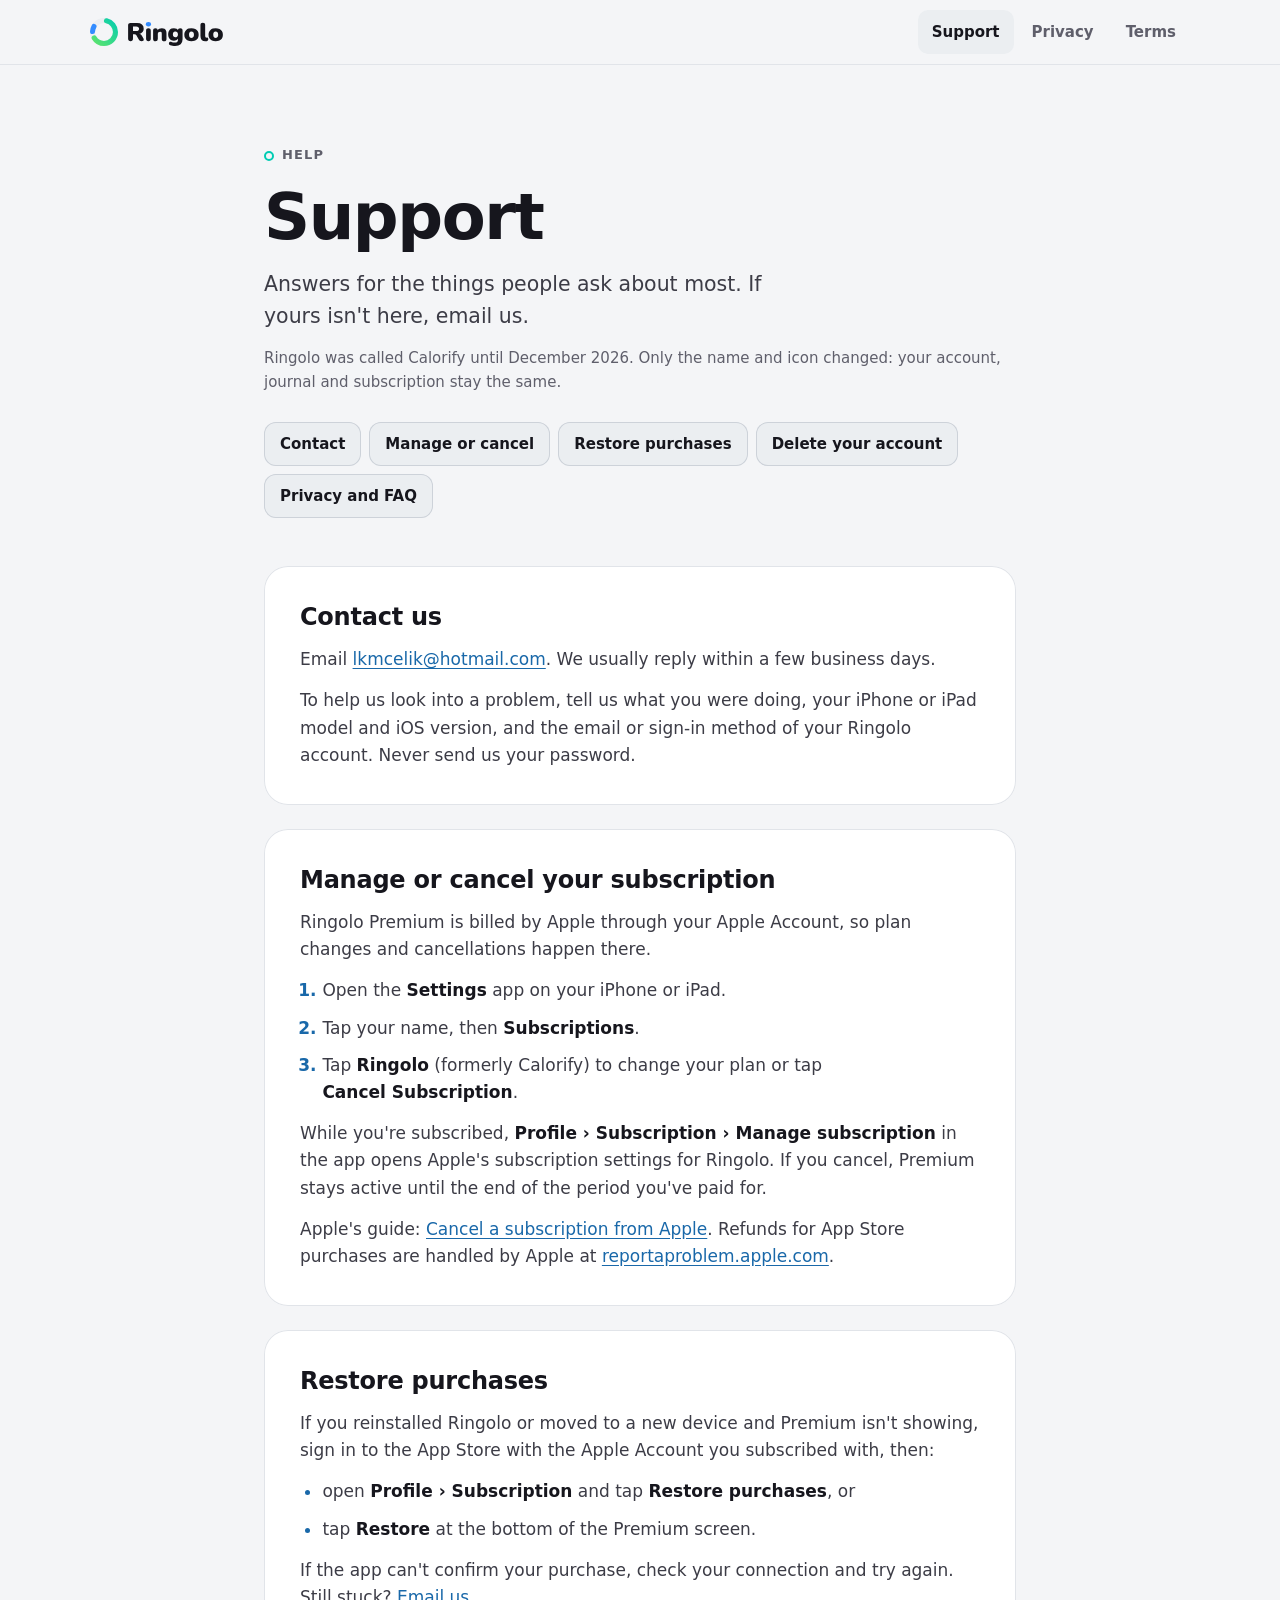
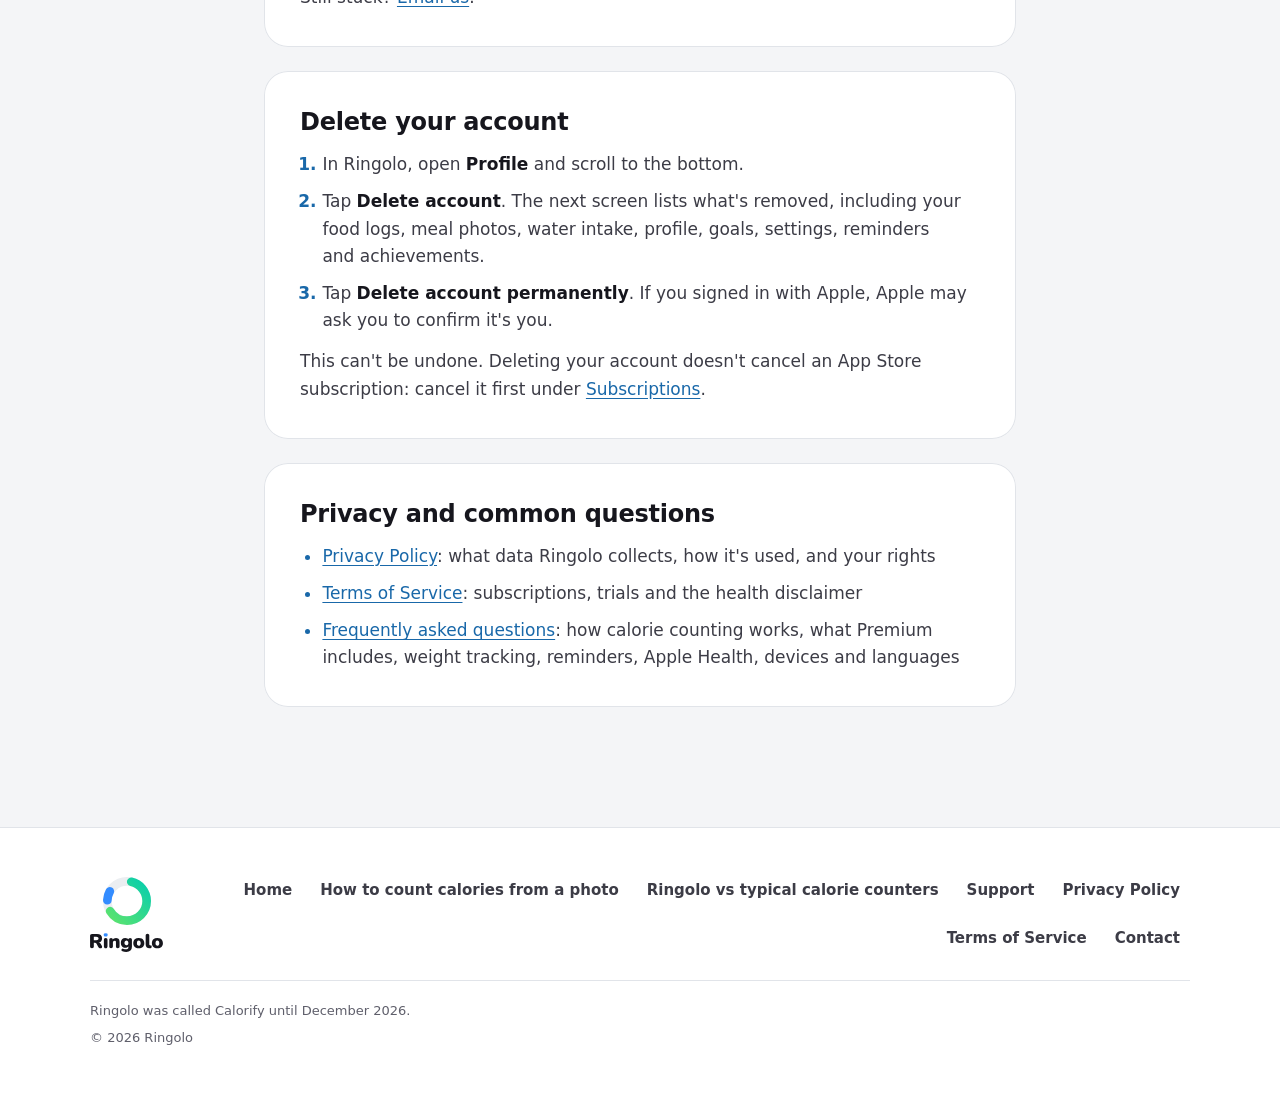
<file: support/index.html>
<!DOCTYPE html>
<html lang="en">
<head>
    <meta charset="UTF-8">
    <meta name="viewport" content="width=device-width, initial-scale=1">
    <title>Support - Ringolo</title>
    <meta name="description" content="Ringolo (formerly Calorify) support: contact us, manage or cancel your subscription, restore purchases, and delete your account.">
    <link rel="canonical" href="https://lkmcelik.github.io/ringolo/support/">
    <meta name="robots" content="index, follow">
    <meta name="color-scheme" content="light dark">
    <meta name="theme-color" content="#F4F5F7" media="(prefers-color-scheme: light)">
    <meta name="theme-color" content="#070B12" media="(prefers-color-scheme: dark)">

    <meta property="og:type" content="website">
    <meta property="og:site_name" content="Ringolo">
    <meta property="og:url" content="https://lkmcelik.github.io/ringolo/support/">
    <meta property="og:title" content="Ringolo support">
    <meta property="og:description" content="Contact us, manage or cancel your subscription, restore purchases, and delete your account.">
    <meta property="og:image" content="https://lkmcelik.github.io/ringolo/img/og-image.png">

    <link rel="icon" type="image/png" sizes="64x64" href="../img/icon-64.png">
    <link rel="apple-touch-icon" href="../img/icon-180.png">
    <link rel="stylesheet" href="../style.css">

    <script type="application/ld+json">
    {
      "@context": "https://schema.org",
      "@type": "WebPage",
      "name": "Ringolo support",
      "url": "https://lkmcelik.github.io/ringolo/support/",
      "inLanguage": "en",
      "dateModified": "2026-11-13",
      "isPartOf": {
        "@type": "WebSite",
        "name": "Ringolo",
        "alternateName": "Calorify",
        "url": "https://lkmcelik.github.io/ringolo/"
      },
      "breadcrumb": {
        "@type": "BreadcrumbList",
        "itemListElement": [
          { "@type": "ListItem", "position": 1, "name": "Home", "item": "https://lkmcelik.github.io/ringolo/" },
          { "@type": "ListItem", "position": 2, "name": "Support", "item": "https://lkmcelik.github.io/ringolo/support/" }
        ]
      }
    }
    </script>
</head>
<body>
    <a class="skip-link" href="#main">Skip to content</a>

    <header class="site-nav">
        <div class="nav-inner">
            <a class="lockup" href="../index.html"><svg class="mark" viewBox="146 146 732 732" aria-hidden="true" focusable="false"><defs><linearGradient id="g-mark-nav" gradientUnits="userSpaceOnUse" x1="868" y1="156" x2="156" y2="868" gradientTransform="rotate(90 512 512)"><stop offset="0" stop-color="#00CCB3"/><stop offset="1" stop-color="#66E666"/></linearGradient></defs><circle class="mark-track" cx="512" cy="512" r="300"/><circle class="mark-arc" cx="512" cy="512" r="300" stroke="url(#g-mark-nav)" stroke-dasharray="1177 708" stroke-dashoffset="-66" transform="rotate(-90 512 512)"/><circle class="mark-seg" cx="512" cy="512" r="300" stroke-dasharray="140.3 1744.7" stroke-dashoffset="-1416.9" transform="rotate(-90 512 512)"/></svg><picture class="wordmark"><source srcset="../img/wordmark-dark.svg" media="(prefers-color-scheme: dark)"><img src="../img/wordmark-light.svg" alt="Ringolo" width="95" height="29"></picture></a>
            <nav class="nav-links nav-links--legal" aria-label="Help and legal">
                <a href="./" aria-current="page">Support</a>
                <a href="../privacy.html">Privacy</a>
                <a href="../terms.html">Terms</a>
            </nav>
        </div>
    </header>

    <main class="support" id="main">
        <header class="support-head">
            <p class="eyebrow">Help</p>
            <h1 class="display">Support</h1>
            <p class="lede">Answers for the things people ask about most. If yours isn't here, email us.</p>
            <p class="support-former">Ringolo was called Calorify until December 2026. Only the name and icon changed: your account, journal and subscription stay the same.</p>
            <nav class="support-jump" aria-label="On this page">
                <a href="#contact">Contact</a>
                <a href="#subscription">Manage or cancel</a>
                <a href="#restore">Restore purchases</a>
                <a href="#delete">Delete your account</a>
                <a href="#privacy">Privacy and FAQ</a>
            </nav>
        </header>

        <section class="support-card" id="contact" aria-labelledby="contact-title">
            <h2 id="contact-title">Contact us</h2>
            <p>Email <a href="mailto:lkmcelik@hotmail.com">lkmcelik@hotmail.com</a>. We usually reply within a few business days.</p>
            <p>To help us look into a problem, tell us what you were doing, your iPhone or iPad model and iOS version, and the email or sign-in method of your Ringolo account. Never send us your password.</p>
        </section>

        <section class="support-card" id="subscription" aria-labelledby="subscription-title">
            <h2 id="subscription-title">Manage or cancel your subscription</h2>
            <p>Ringolo Premium is billed by Apple through your Apple Account, so plan changes and cancellations happen there.</p>
            <ol class="steps">
                <li>Open the <strong>Settings</strong> app on your iPhone or iPad.</li>
                <li>Tap your name, then <strong>Subscriptions</strong>.</li>
                <li>Tap <strong>Ringolo</strong> (formerly Calorify) to change your plan or tap <strong>Cancel Subscription</strong>.</li>
            </ol>
            <p>While you're subscribed, <strong>Profile › Subscription › Manage subscription</strong> in the app opens Apple's subscription settings for Ringolo. If you cancel, Premium stays active until the end of the period you've paid for.</p>
            <p>Apple's guide: <a href="https://support.apple.com/en-us/118428" rel="noopener">Cancel a subscription from Apple</a>. Refunds for App Store purchases are handled by Apple at <a href="https://reportaproblem.apple.com" rel="noopener">reportaproblem.apple.com</a>.</p>
        </section>

        <section class="support-card" id="restore" aria-labelledby="restore-title">
            <h2 id="restore-title">Restore purchases</h2>
            <p>If you reinstalled Ringolo or moved to a new device and Premium isn't showing, sign in to the App Store with the Apple Account you subscribed with, then:</p>
            <ul class="steps-plain">
                <li>open <strong>Profile › Subscription</strong> and tap <strong>Restore purchases</strong>, or</li>
                <li>tap <strong>Restore</strong> at the bottom of the Premium screen.</li>
            </ul>
            <p>If the app can't confirm your purchase, check your connection and try again. Still stuck? <a href="mailto:lkmcelik@hotmail.com">Email us</a>.</p>
        </section>

        <section class="support-card" id="delete" aria-labelledby="delete-title">
            <h2 id="delete-title">Delete your account</h2>
            <ol class="steps">
                <li>In Ringolo, open <strong>Profile</strong> and scroll to the bottom.</li>
                <li>Tap <strong>Delete account</strong>. The next screen lists what's removed, including your food logs, meal photos, water intake, profile, goals, settings, reminders and achievements.</li>
                <li>Tap <strong>Delete account permanently</strong>. If you signed in with Apple, Apple may ask you to confirm it's you.</li>
            </ol>
            <p>This can't be undone. Deleting your account doesn't cancel an App Store subscription: cancel it first under <a href="#subscription">Subscriptions</a>.</p>
        </section>

        <section class="support-card" id="privacy" aria-labelledby="privacy-title">
            <h2 id="privacy-title">Privacy and common questions</h2>
            <ul class="link-list">
                <li><a href="../privacy.html">Privacy Policy</a>: what data Ringolo collects, how it's used, and your rights</li>
                <li><a href="../terms.html">Terms of Service</a>: subscriptions, trials and the health disclaimer</li>
                <li><a href="../index.html#faq">Frequently asked questions</a>: how calorie counting works, what Premium includes, weight tracking, reminders, Apple Health, devices and languages</li>
            </ul>
        </section>
    </main>

    <footer class="site-footer">
        <div class="footer-inner">
            <div class="lockup lockup--stacked"><svg class="mark" viewBox="146 146 732 732" aria-hidden="true" focusable="false"><defs><linearGradient id="g-mark-foot" gradientUnits="userSpaceOnUse" x1="868" y1="156" x2="156" y2="868" gradientTransform="rotate(90 512 512)"><stop offset="0" stop-color="#00CCB3"/><stop offset="1" stop-color="#66E666"/></linearGradient></defs><circle class="mark-track" cx="512" cy="512" r="300"/><circle class="mark-arc" cx="512" cy="512" r="300" stroke="url(#g-mark-foot)" stroke-dasharray="1177 708" stroke-dashoffset="-66" transform="rotate(-90 512 512)"/><circle class="mark-seg" cx="512" cy="512" r="300" stroke-dasharray="140.3 1744.7" stroke-dashoffset="-1416.9" transform="rotate(-90 512 512)"/></svg><picture class="wordmark"><source srcset="../img/wordmark-dark.svg" media="(prefers-color-scheme: dark)"><img src="../img/wordmark-light.svg" alt="Ringolo" width="95" height="29"></picture></div>
            <nav class="footer-links" aria-label="Site">
                <a href="../index.html">Home</a>
                <a href="../count-calories-from-a-photo/">How to count calories from a photo</a>
                <a href="../ringolo-vs-typical-calorie-counters/">Ringolo vs typical calorie counters</a>
                <a href="./">Support</a>
                <a href="../privacy.html">Privacy Policy</a>
                <a href="../terms.html">Terms of Service</a>
                <a href="mailto:lkmcelik@hotmail.com">Contact</a>
            </nav>
            <div class="footer-fine">
                <p>Ringolo was called Calorify until December 2026.</p>
                <p>&copy; 2026 Ringolo</p>
            </div>
        </div>
    </footer>
</body>
</html>
</file>
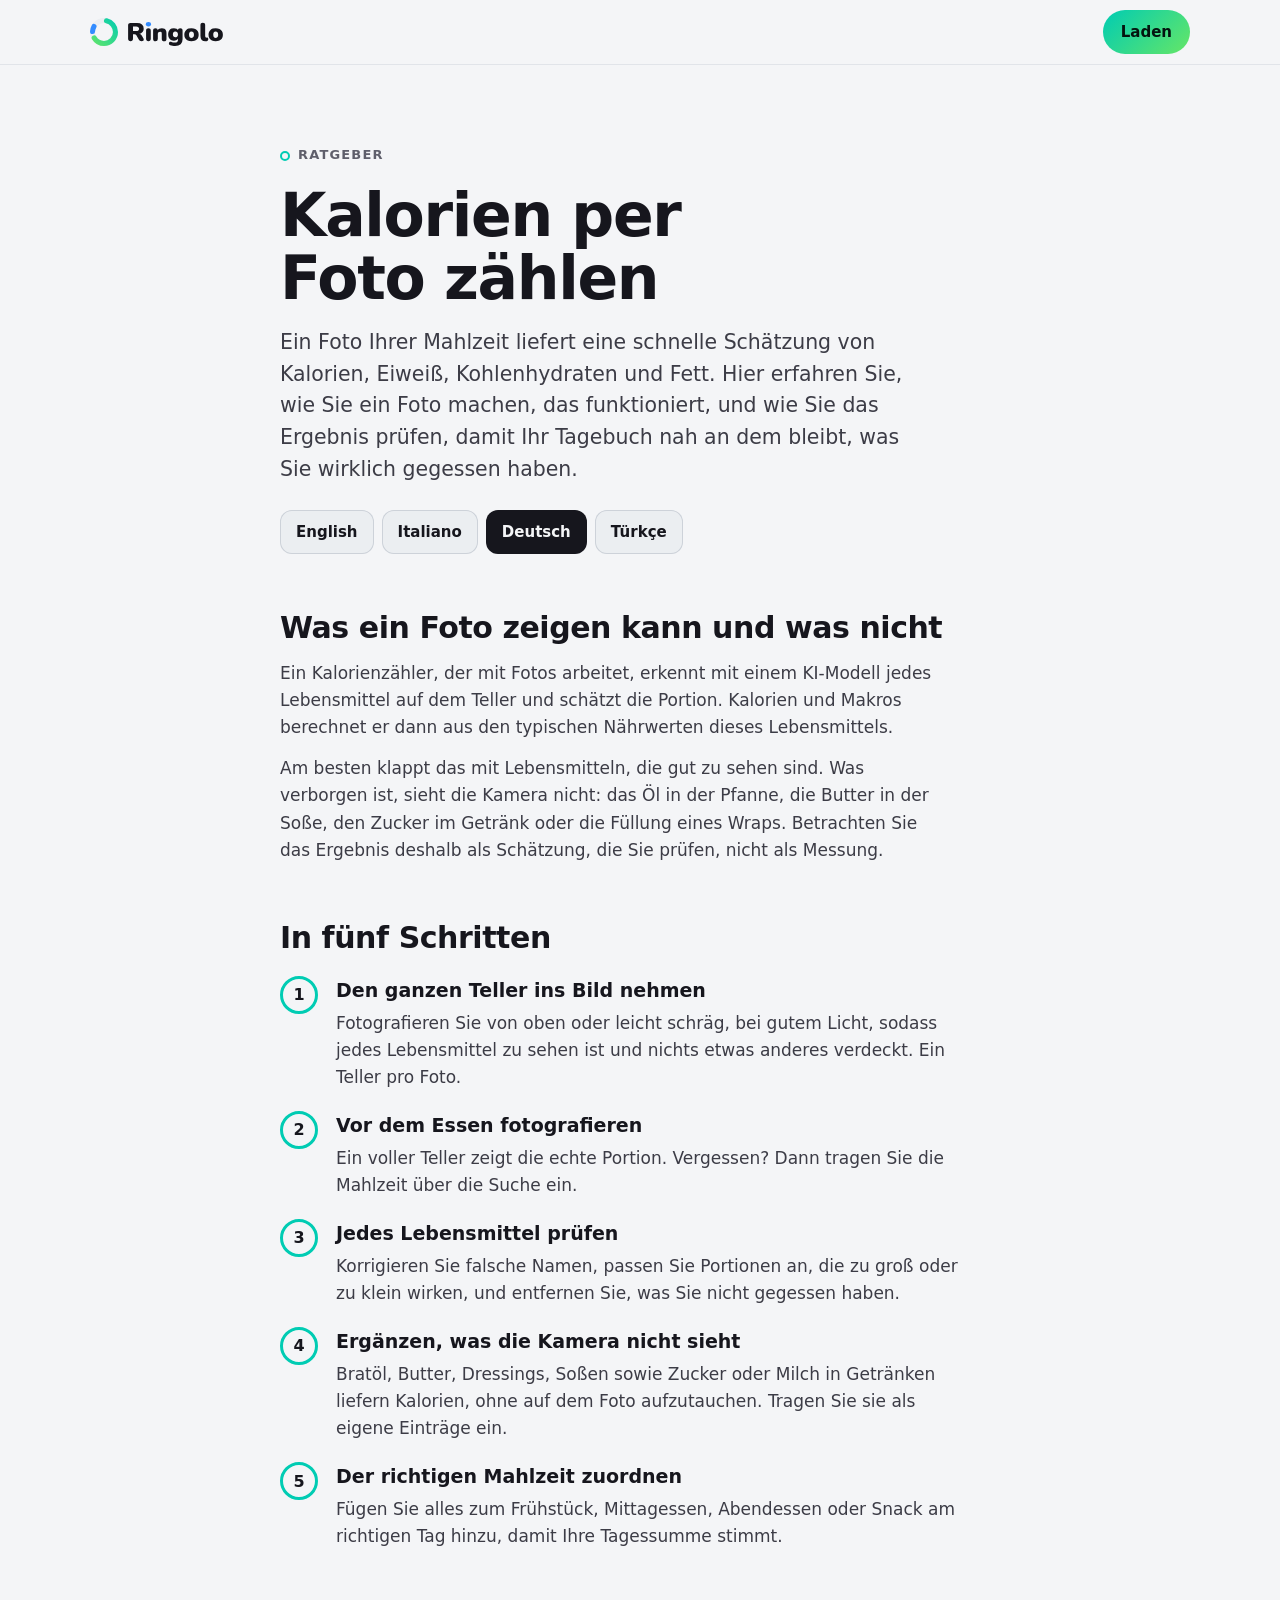
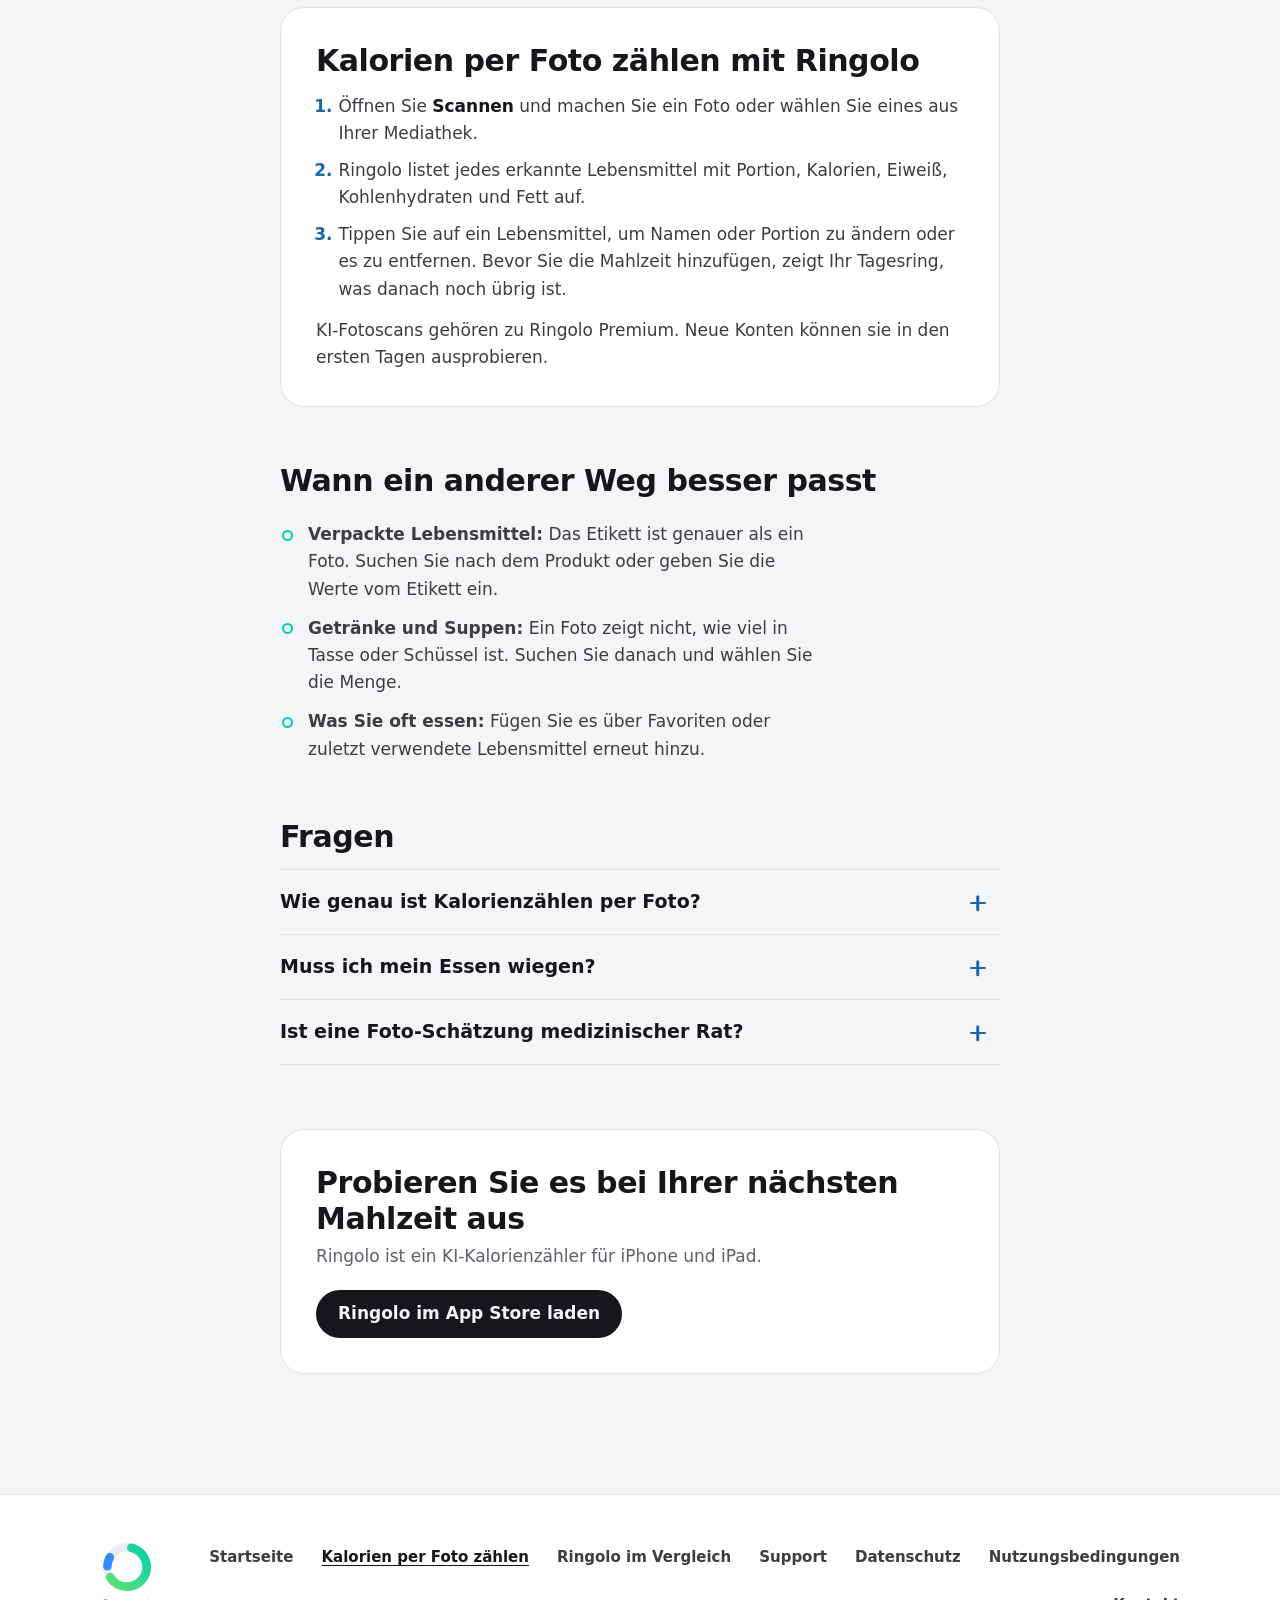
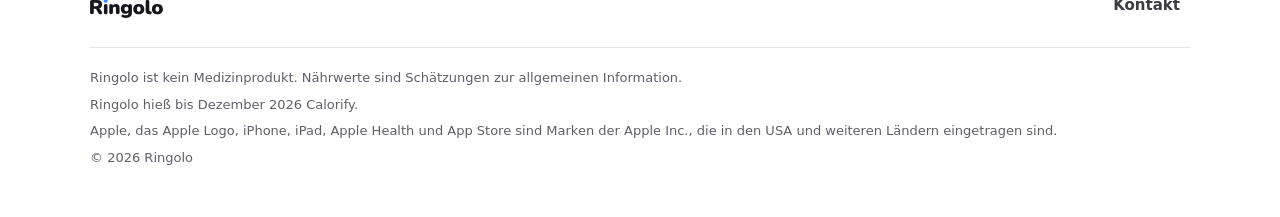
<file: de/kalorien-per-foto-zaehlen/index.html>
<!DOCTYPE html>
<html lang="de">
<head>
    <meta charset="UTF-8">
    <meta name="viewport" content="width=device-width, initial-scale=1">
    <title>Kalorien per Foto zählen: so geht&#x27;s | Ringolo</title>
    <meta name="description" content="Mahlzeit fotografieren, jedes Lebensmittel prüfen und ergänzen, was die Kamera nicht sieht. Eine kurze Anleitung zum Kalorienzählen per Foto und wie Ringolo es macht.">
    <link rel="canonical" href="https://lkmcelik.github.io/ringolo/de/kalorien-per-foto-zaehlen/">
    <link rel="alternate" hreflang="en" href="https://lkmcelik.github.io/ringolo/count-calories-from-a-photo/">
    <link rel="alternate" hreflang="it" href="https://lkmcelik.github.io/ringolo/it/contare-le-calorie-da-una-foto/">
    <link rel="alternate" hreflang="de" href="https://lkmcelik.github.io/ringolo/de/kalorien-per-foto-zaehlen/">
    <link rel="alternate" hreflang="tr" href="https://lkmcelik.github.io/ringolo/tr/fotograftan-kalori-hesaplama/">
    <link rel="alternate" hreflang="x-default" href="https://lkmcelik.github.io/ringolo/count-calories-from-a-photo/">
    <meta name="robots" content="index, follow, max-image-preview:large">
    <meta name="color-scheme" content="light dark">
    <meta name="theme-color" content="#F4F5F7" media="(prefers-color-scheme: light)">
    <meta name="theme-color" content="#070B12" media="(prefers-color-scheme: dark)">
    <meta name="apple-itunes-app" content="app-id=6749366793">

    <meta property="og:type" content="article">
    <meta property="og:site_name" content="Ringolo">
    <meta property="og:locale" content="de_DE">
    <meta property="og:url" content="https://lkmcelik.github.io/ringolo/de/kalorien-per-foto-zaehlen/">
    <meta property="og:title" content="Kalorien per Foto zählen">
    <meta property="og:description" content="Mahlzeit fotografieren, jedes Lebensmittel prüfen und ergänzen, was die Kamera nicht sieht. Eine kurze Anleitung zum Kalorienzählen per Foto und wie Ringolo es macht.">
    <meta property="og:image" content="https://lkmcelik.github.io/ringolo/img/og-image.png">
    <meta property="og:image:type" content="image/png">
    <meta property="og:image:width" content="1200">
    <meta property="og:image:height" content="630">
    <meta property="og:image:alt" content="Der Tagebuch-Bildschirm von Ringolo auf einem iPhone im Ringolo-Ring, mit den Worten: Your day, one ring.">
    <meta name="twitter:card" content="summary_large_image">

    <link rel="icon" type="image/png" sizes="64x64" href="../../img/icon-64.png">
    <link rel="apple-touch-icon" href="../../img/icon-180.png">
    <link rel="stylesheet" href="../../style.css">

    <script type="application/ld+json">
{
  "@context": "https://schema.org",
  "@graph": [
    {
      "@type": "HowTo",
      "@id": "https://lkmcelik.github.io/ringolo/de/kalorien-per-foto-zaehlen/#howto",
      "name": "Kalorien per Foto zählen",
      "description": "Ein Foto Ihrer Mahlzeit liefert eine schnelle Schätzung von Kalorien, Eiweiß, Kohlenhydraten und Fett. Hier erfahren Sie, wie Sie ein Foto machen, das funktioniert, und wie Sie das Ergebnis prüfen, damit Ihr Tagebuch nah an dem bleibt, was Sie wirklich gegessen haben.",
      "inLanguage": "de",
      "url": "https://lkmcelik.github.io/ringolo/de/kalorien-per-foto-zaehlen/",
      "isPartOf": {
        "@id": "https://lkmcelik.github.io/ringolo/#website"
      },
      "publisher": {
        "@id": "https://lkmcelik.github.io/ringolo/#publisher"
      },
      "about": {
        "@id": "https://lkmcelik.github.io/ringolo/#app"
      },
      "dateModified": "2026-11-13",
      "step": [
        {
          "@type": "HowToStep",
          "position": 1,
          "name": "Den ganzen Teller ins Bild nehmen",
          "text": "Fotografieren Sie von oben oder leicht schräg, bei gutem Licht, sodass jedes Lebensmittel zu sehen ist und nichts etwas anderes verdeckt. Ein Teller pro Foto."
        },
        {
          "@type": "HowToStep",
          "position": 2,
          "name": "Vor dem Essen fotografieren",
          "text": "Ein voller Teller zeigt die echte Portion. Vergessen? Dann tragen Sie die Mahlzeit über die Suche ein."
        },
        {
          "@type": "HowToStep",
          "position": 3,
          "name": "Jedes Lebensmittel prüfen",
          "text": "Korrigieren Sie falsche Namen, passen Sie Portionen an, die zu groß oder zu klein wirken, und entfernen Sie, was Sie nicht gegessen haben."
        },
        {
          "@type": "HowToStep",
          "position": 4,
          "name": "Ergänzen, was die Kamera nicht sieht",
          "text": "Bratöl, Butter, Dressings, Soßen sowie Zucker oder Milch in Getränken liefern Kalorien, ohne auf dem Foto aufzutauchen. Tragen Sie sie als eigene Einträge ein."
        },
        {
          "@type": "HowToStep",
          "position": 5,
          "name": "Der richtigen Mahlzeit zuordnen",
          "text": "Fügen Sie alles zum Frühstück, Mittagessen, Abendessen oder Snack am richtigen Tag hinzu, damit Ihre Tagessumme stimmt."
        }
      ]
    },
    {
      "@type": "FAQPage",
      "@id": "https://lkmcelik.github.io/ringolo/de/kalorien-per-foto-zaehlen/#faq",
      "inLanguage": "de",
      "mainEntity": [
        {
          "@type": "Question",
          "name": "Wie genau ist Kalorienzählen per Foto?",
          "acceptedAnswer": {
            "@type": "Answer",
            "text": "Es ist eine Schätzung. Das Lebensmittel zu erkennen ist meist der leichtere Teil; die Portion auf einem einzigen Foto einzuschätzen ist schwieriger, und versteckte Fette und Zucker sind gar nicht zu sehen. Wenn Sie jedes Lebensmittel prüfen und Verstecktes ergänzen, kommt Ihr Tagebuch näher an das heran, was Sie gegessen haben."
          }
        },
        {
          "@type": "Question",
          "name": "Muss ich mein Essen wiegen?",
          "acceptedAnswer": {
            "@type": "Answer",
            "text": "Nein. Eine Küchenwaage liefert die genauesten Portionen, aber eine geprüfte Foto-Schätzung geht schnell genug für jede Mahlzeit. Wenn Sie ab und zu etwas wiegen, bekommen Sie ein Gefühl dafür, wie eine Portion aussieht."
          }
        },
        {
          "@type": "Question",
          "name": "Ist eine Foto-Schätzung medizinischer Rat?",
          "acceptedAnswer": {
            "@type": "Answer",
            "text": "Nein. Nährwerte aus einem Foto sind Schätzungen zur allgemeinen Information. Ringolo ist kein Medizinprodukt. Wenn Sie sich aus gesundheitlichen Gründen an eine Diät halten, sprechen Sie mit Ihrer Ärztin, Ihrem Arzt oder einer Ernährungsfachkraft."
          }
        }
      ]
    },
    {
      "@type": "BreadcrumbList",
      "itemListElement": [
        {
          "@type": "ListItem",
          "position": 1,
          "name": "Startseite",
          "item": "https://lkmcelik.github.io/ringolo/"
        },
        {
          "@type": "ListItem",
          "position": 2,
          "name": "Kalorien per Foto zählen",
          "item": "https://lkmcelik.github.io/ringolo/de/kalorien-per-foto-zaehlen/"
        }
      ]
    }
  ]
}
    </script>
</head>
<body>
    <a class="skip-link" href="#main">Zum Inhalt springen</a>

    <header class="site-nav">
        <div class="nav-inner">
            <a class="lockup" href="../../index.html"><svg class="mark" viewBox="146 146 732 732" aria-hidden="true" focusable="false"><defs><linearGradient id="g-mark-nav" gradientUnits="userSpaceOnUse" x1="868" y1="156" x2="156" y2="868" gradientTransform="rotate(90 512 512)"><stop offset="0" stop-color="#00CCB3"/><stop offset="1" stop-color="#66E666"/></linearGradient></defs><circle class="mark-track" cx="512" cy="512" r="300"/><circle class="mark-arc" cx="512" cy="512" r="300" stroke="url(#g-mark-nav)" stroke-dasharray="1177 708" stroke-dashoffset="-66" transform="rotate(-90 512 512)"/><circle class="mark-seg" cx="512" cy="512" r="300" stroke-dasharray="140.3 1744.7" stroke-dashoffset="-1416.9" transform="rotate(-90 512 512)"/></svg><picture class="wordmark"><source srcset="../../img/wordmark-dark.svg" media="(prefers-color-scheme: dark)"><img src="../../img/wordmark-light.svg" alt="Ringolo" width="95" height="29"></picture></a>
            <a class="nav-get" href="https://apps.apple.com/app/id6749366793" rel="noopener"><span class="visually-hidden">Ringolo im App Store </span>Laden</a>
        </div>
    </header>

    <main class="guide" id="main">
        <article>
            <header class="guide-head">
                <p class="eyebrow">Ratgeber</p>
                <h1 class="display">Kalorien per Foto zählen</h1>
                <p class="lede">Ein Foto Ihrer Mahlzeit liefert eine schnelle Schätzung von Kalorien, Eiweiß, Kohlenhydraten und Fett. Hier erfahren Sie, wie Sie ein Foto machen, das funktioniert, und wie Sie das Ergebnis prüfen, damit Ihr Tagebuch nah an dem bleibt, was Sie wirklich gegessen haben.</p>
                <nav class="lang-switch" aria-label="Sprache">
                    <a href="../../count-calories-from-a-photo/" hreflang="en" lang="en">English</a>
                    <a href="../../it/contare-le-calorie-da-una-foto/" hreflang="it" lang="it">Italiano</a>
                    <a href="./" hreflang="de" lang="de" aria-current="page">Deutsch</a>
                    <a href="../../tr/fotograftan-kalori-hesaplama/" hreflang="tr" lang="tr">Türkçe</a>
                </nav>
            </header>

            <section class="guide-section" aria-labelledby="what-title">
                <h2 id="what-title">Was ein Foto zeigen kann und was nicht</h2>
                <p>Ein Kalorienzähler, der mit Fotos arbeitet, erkennt mit einem KI-Modell jedes Lebensmittel auf dem Teller und schätzt die Portion. Kalorien und Makros berechnet er dann aus den typischen Nährwerten dieses Lebensmittels.</p>
                <p>Am besten klappt das mit Lebensmitteln, die gut zu sehen sind. Was verborgen ist, sieht die Kamera nicht: das Öl in der Pfanne, die Butter in der Soße, den Zucker im Getränk oder die Füllung eines Wraps. Betrachten Sie das Ergebnis deshalb als Schätzung, die Sie prüfen, nicht als Messung.</p>
            </section>

            <section class="guide-section" aria-labelledby="steps-title">
                <h2 id="steps-title">In fünf Schritten</h2>
                <ol class="guide-steps">
                    <li>
                        <h3>Den ganzen Teller ins Bild nehmen</h3>
                        <p>Fotografieren Sie von oben oder leicht schräg, bei gutem Licht, sodass jedes Lebensmittel zu sehen ist und nichts etwas anderes verdeckt. Ein Teller pro Foto.</p>
                    </li>
                    <li>
                        <h3>Vor dem Essen fotografieren</h3>
                        <p>Ein voller Teller zeigt die echte Portion. Vergessen? Dann tragen Sie die Mahlzeit über die Suche ein.</p>
                    </li>
                    <li>
                        <h3>Jedes Lebensmittel prüfen</h3>
                        <p>Korrigieren Sie falsche Namen, passen Sie Portionen an, die zu groß oder zu klein wirken, und entfernen Sie, was Sie nicht gegessen haben.</p>
                    </li>
                    <li>
                        <h3>Ergänzen, was die Kamera nicht sieht</h3>
                        <p>Bratöl, Butter, Dressings, Soßen sowie Zucker oder Milch in Getränken liefern Kalorien, ohne auf dem Foto aufzutauchen. Tragen Sie sie als eigene Einträge ein.</p>
                    </li>
                    <li>
                        <h3>Der richtigen Mahlzeit zuordnen</h3>
                        <p>Fügen Sie alles zum Frühstück, Mittagessen, Abendessen oder Snack am richtigen Tag hinzu, damit Ihre Tagessumme stimmt.</p>
                    </li>
                </ol>
            </section>

            <section class="guide-section support-card" aria-labelledby="app-title">
                <h2 id="app-title">Kalorien per Foto zählen mit Ringolo</h2>
                <ol class="steps">
                    <li>Öffnen Sie <strong>Scannen</strong> und machen Sie ein Foto oder wählen Sie eines aus Ihrer Mediathek.</li>
                    <li>Ringolo listet jedes erkannte Lebensmittel mit Portion, Kalorien, Eiweiß, Kohlenhydraten und Fett auf.</li>
                    <li>Tippen Sie auf ein Lebensmittel, um Namen oder Portion zu ändern oder es zu entfernen. Bevor Sie die Mahlzeit hinzufügen, zeigt Ihr Tagesring, was danach noch übrig ist.</li>
                </ol>
                <p>KI-Fotoscans gehören zu Ringolo Premium. Neue Konten können sie in den ersten Tagen ausprobieren.</p>
            </section>

            <section class="guide-section" aria-labelledby="other-title">
                <h2 id="other-title">Wann ein anderer Weg besser passt</h2>
                <ul class="dots">
                    <li><strong>Verpackte Lebensmittel:</strong> Das Etikett ist genauer als ein Foto. Suchen Sie nach dem Produkt oder geben Sie die Werte vom Etikett ein.</li>
                    <li><strong>Getränke und Suppen:</strong> Ein Foto zeigt nicht, wie viel in Tasse oder Schüssel ist. Suchen Sie danach und wählen Sie die Menge.</li>
                    <li><strong>Was Sie oft essen:</strong> Fügen Sie es über Favoriten oder zuletzt verwendete Lebensmittel erneut hinzu.</li>
                </ul>
            </section>

            <section class="guide-section" aria-labelledby="faq-title">
                <h2 id="faq-title">Fragen</h2>
                <div class="faq">
                    <details>
                        <summary>Wie genau ist Kalorienzählen per Foto?</summary>
                        <p>Es ist eine Schätzung. Das Lebensmittel zu erkennen ist meist der leichtere Teil; die Portion auf einem einzigen Foto einzuschätzen ist schwieriger, und versteckte Fette und Zucker sind gar nicht zu sehen. Wenn Sie jedes Lebensmittel prüfen und Verstecktes ergänzen, kommt Ihr Tagebuch näher an das heran, was Sie gegessen haben.</p>
                    </details>
                    <details>
                        <summary>Muss ich mein Essen wiegen?</summary>
                        <p>Nein. Eine Küchenwaage liefert die genauesten Portionen, aber eine geprüfte Foto-Schätzung geht schnell genug für jede Mahlzeit. Wenn Sie ab und zu etwas wiegen, bekommen Sie ein Gefühl dafür, wie eine Portion aussieht.</p>
                    </details>
                    <details>
                        <summary>Ist eine Foto-Schätzung medizinischer Rat?</summary>
                        <p>Nein. Nährwerte aus einem Foto sind Schätzungen zur allgemeinen Information. Ringolo ist kein Medizinprodukt. Wenn Sie sich aus gesundheitlichen Gründen an eine Diät halten, sprechen Sie mit Ihrer Ärztin, Ihrem Arzt oder einer Ernährungsfachkraft.</p>
                    </details>
                </div>
            </section>

            <aside class="guide-cta" aria-labelledby="cta-title">
                <div>
                    <h2 id="cta-title">Probieren Sie es bei Ihrer nächsten Mahlzeit aus</h2>
                    <p>Ringolo ist ein KI-Kalorienzähler für iPhone und iPad.</p>
                </div>
                <a class="cta-button" href="https://apps.apple.com/app/id6749366793" rel="noopener">Ringolo im App Store laden</a>
            </aside>
        </article>
    </main>

    <footer class="site-footer">
        <div class="footer-inner">
            <div class="lockup lockup--stacked"><svg class="mark" viewBox="146 146 732 732" aria-hidden="true" focusable="false"><defs><linearGradient id="g-mark-foot" gradientUnits="userSpaceOnUse" x1="868" y1="156" x2="156" y2="868" gradientTransform="rotate(90 512 512)"><stop offset="0" stop-color="#00CCB3"/><stop offset="1" stop-color="#66E666"/></linearGradient></defs><circle class="mark-track" cx="512" cy="512" r="300"/><circle class="mark-arc" cx="512" cy="512" r="300" stroke="url(#g-mark-foot)" stroke-dasharray="1177 708" stroke-dashoffset="-66" transform="rotate(-90 512 512)"/><circle class="mark-seg" cx="512" cy="512" r="300" stroke-dasharray="140.3 1744.7" stroke-dashoffset="-1416.9" transform="rotate(-90 512 512)"/></svg><picture class="wordmark"><source srcset="../../img/wordmark-dark.svg" media="(prefers-color-scheme: dark)"><img src="../../img/wordmark-light.svg" alt="Ringolo" width="95" height="29"></picture></div>
            <nav class="footer-links" aria-label="Website">
                <a href="../../index.html">Startseite</a>
                <a href="../../de/kalorien-per-foto-zaehlen/" aria-current="page">Kalorien per Foto zählen</a>
                <a href="../../ringolo-vs-typical-calorie-counters/" hreflang="en">Ringolo im Vergleich</a>
                <a href="../../support/" hreflang="en">Support</a>
                <a href="../../privacy.html" hreflang="en">Datenschutz</a>
                <a href="../../terms.html" hreflang="en">Nutzungsbedingungen</a>
                <a href="mailto:lkmcelik@hotmail.com">Kontakt</a>
            </nav>
            <div class="footer-fine">
                <p>Ringolo ist kein Medizinprodukt. Nährwerte sind Schätzungen zur allgemeinen Information.</p>
                <p>Ringolo hieß bis Dezember 2026 Calorify.</p>
                <p>Apple, das Apple Logo, iPhone, iPad, Apple Health und App Store sind Marken der Apple Inc., die in den USA und weiteren Ländern eingetragen sind.</p>
                <p>&copy; 2026 Ringolo</p>
            </div>
        </div>
    </footer>
</body>
</html>
</file>
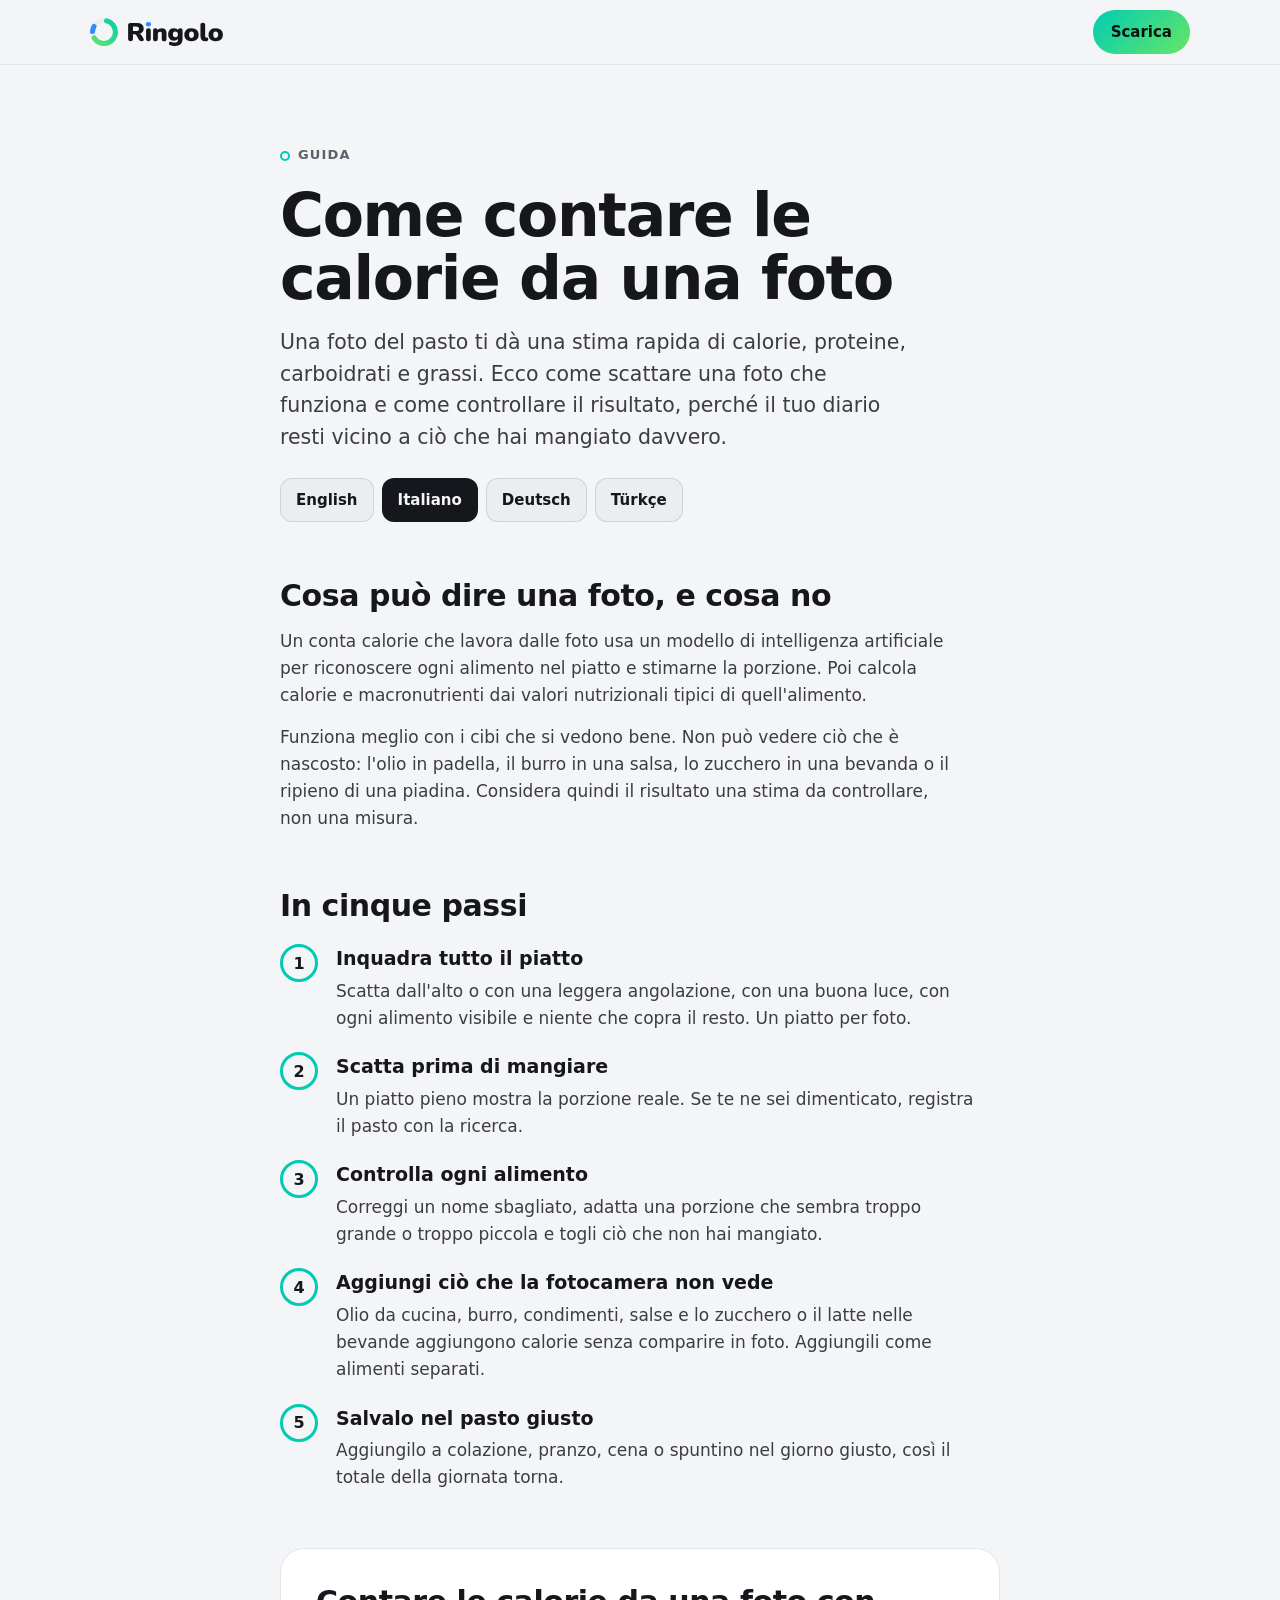
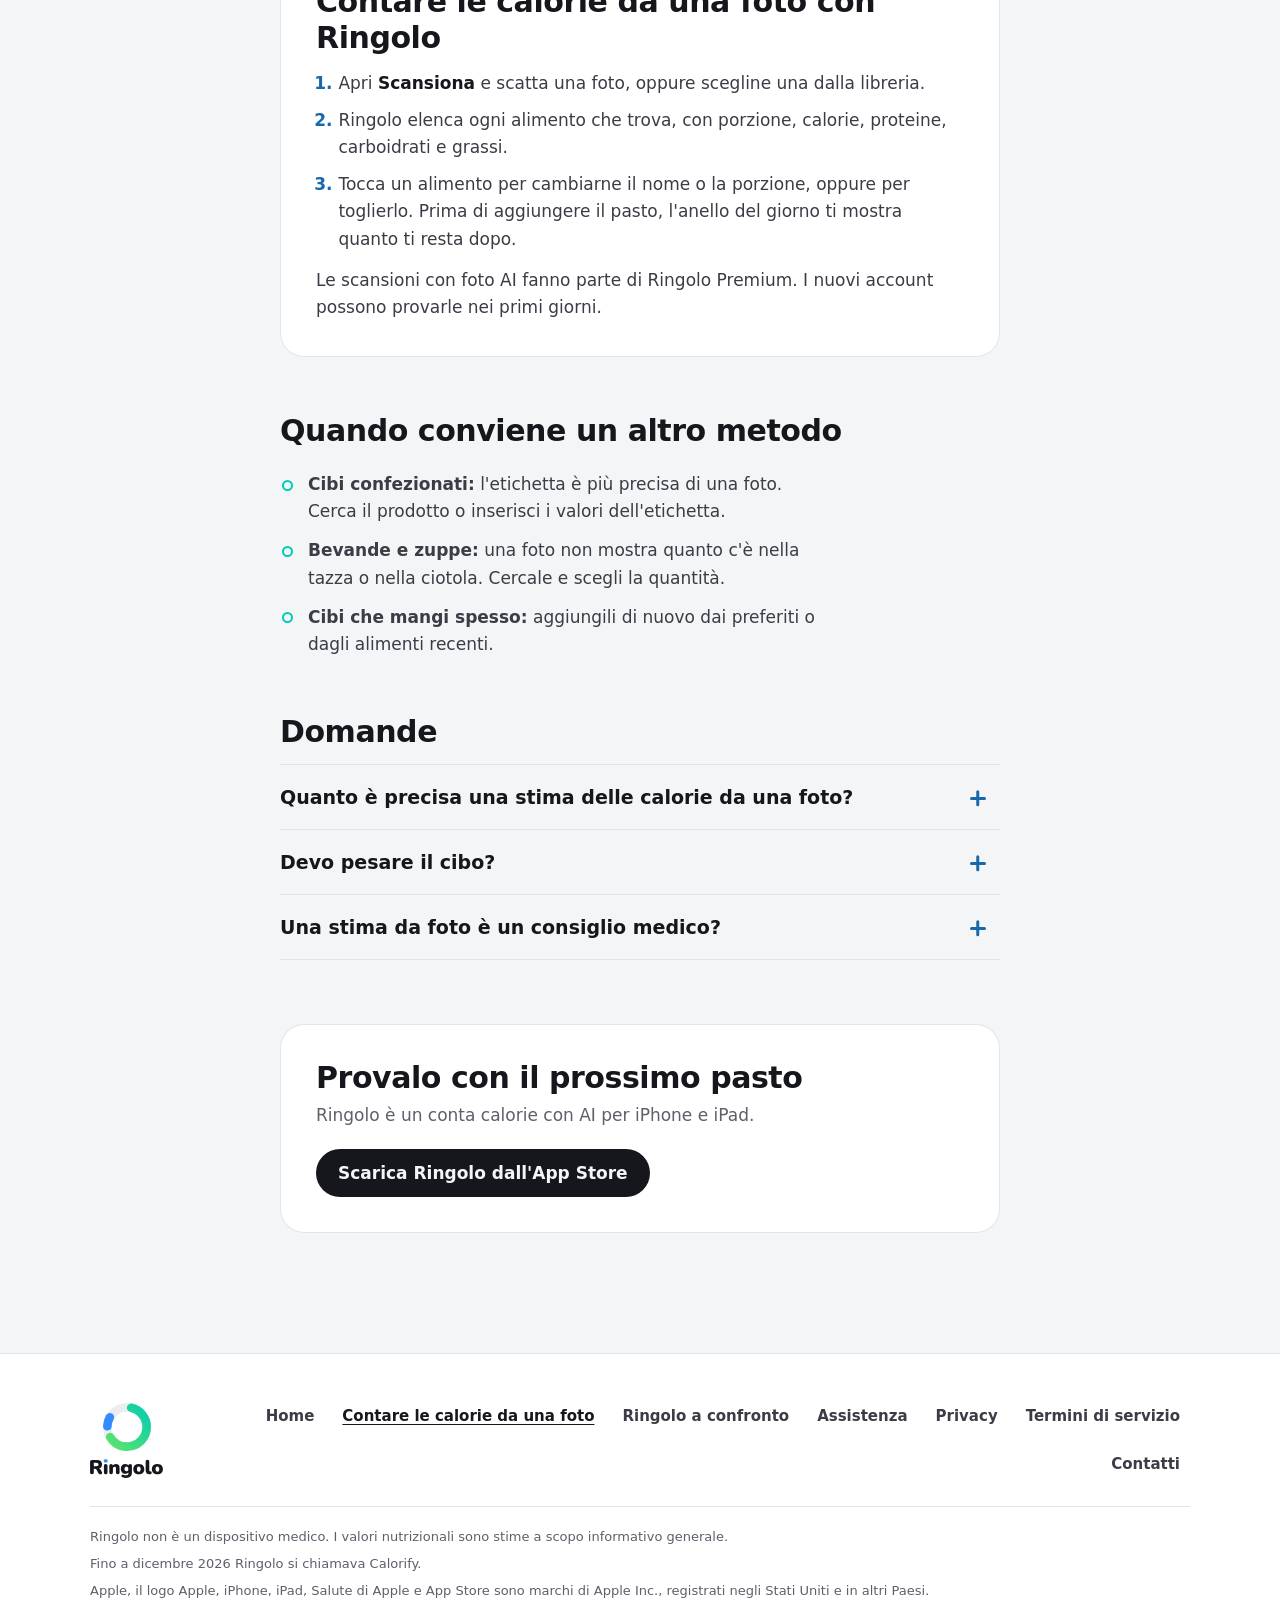
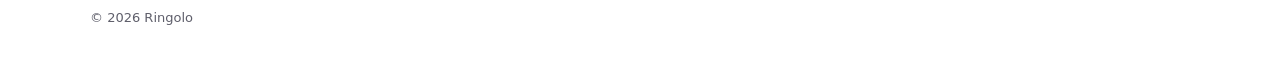
<file: it/contare-le-calorie-da-una-foto/index.html>
<!DOCTYPE html>
<html lang="it">
<head>
    <meta charset="UTF-8">
    <meta name="viewport" content="width=device-width, initial-scale=1">
    <title>Come contare le calorie da una foto | Ringolo</title>
    <meta name="description" content="Fotografa il pasto, controlla ogni alimento e aggiungi ciò che la fotocamera non vede. Una breve guida per contare le calorie da una foto, e come lo fa Ringolo.">
    <link rel="canonical" href="https://lkmcelik.github.io/ringolo/it/contare-le-calorie-da-una-foto/">
    <link rel="alternate" hreflang="en" href="https://lkmcelik.github.io/ringolo/count-calories-from-a-photo/">
    <link rel="alternate" hreflang="it" href="https://lkmcelik.github.io/ringolo/it/contare-le-calorie-da-una-foto/">
    <link rel="alternate" hreflang="de" href="https://lkmcelik.github.io/ringolo/de/kalorien-per-foto-zaehlen/">
    <link rel="alternate" hreflang="tr" href="https://lkmcelik.github.io/ringolo/tr/fotograftan-kalori-hesaplama/">
    <link rel="alternate" hreflang="x-default" href="https://lkmcelik.github.io/ringolo/count-calories-from-a-photo/">
    <meta name="robots" content="index, follow, max-image-preview:large">
    <meta name="color-scheme" content="light dark">
    <meta name="theme-color" content="#F4F5F7" media="(prefers-color-scheme: light)">
    <meta name="theme-color" content="#070B12" media="(prefers-color-scheme: dark)">
    <meta name="apple-itunes-app" content="app-id=6749366793">

    <meta property="og:type" content="article">
    <meta property="og:site_name" content="Ringolo">
    <meta property="og:locale" content="it_IT">
    <meta property="og:url" content="https://lkmcelik.github.io/ringolo/it/contare-le-calorie-da-una-foto/">
    <meta property="og:title" content="Come contare le calorie da una foto">
    <meta property="og:description" content="Fotografa il pasto, controlla ogni alimento e aggiungi ciò che la fotocamera non vede. Una breve guida per contare le calorie da una foto, e come lo fa Ringolo.">
    <meta property="og:image" content="https://lkmcelik.github.io/ringolo/img/og-image.png">
    <meta property="og:image:type" content="image/png">
    <meta property="og:image:width" content="1200">
    <meta property="og:image:height" content="630">
    <meta property="og:image:alt" content="La schermata Diario di Ringolo su un iPhone dentro l&#x27;anello di Ringolo, con la scritta: Your day, one ring.">
    <meta name="twitter:card" content="summary_large_image">

    <link rel="icon" type="image/png" sizes="64x64" href="../../img/icon-64.png">
    <link rel="apple-touch-icon" href="../../img/icon-180.png">
    <link rel="stylesheet" href="../../style.css">

    <script type="application/ld+json">
{
  "@context": "https://schema.org",
  "@graph": [
    {
      "@type": "HowTo",
      "@id": "https://lkmcelik.github.io/ringolo/it/contare-le-calorie-da-una-foto/#howto",
      "name": "Come contare le calorie da una foto",
      "description": "Una foto del pasto ti dà una stima rapida di calorie, proteine, carboidrati e grassi. Ecco come scattare una foto che funziona e come controllare il risultato, perché il tuo diario resti vicino a ciò che hai mangiato davvero.",
      "inLanguage": "it",
      "url": "https://lkmcelik.github.io/ringolo/it/contare-le-calorie-da-una-foto/",
      "isPartOf": {
        "@id": "https://lkmcelik.github.io/ringolo/#website"
      },
      "publisher": {
        "@id": "https://lkmcelik.github.io/ringolo/#publisher"
      },
      "about": {
        "@id": "https://lkmcelik.github.io/ringolo/#app"
      },
      "dateModified": "2026-11-13",
      "step": [
        {
          "@type": "HowToStep",
          "position": 1,
          "name": "Inquadra tutto il piatto",
          "text": "Scatta dall'alto o con una leggera angolazione, con una buona luce, con ogni alimento visibile e niente che copra il resto. Un piatto per foto."
        },
        {
          "@type": "HowToStep",
          "position": 2,
          "name": "Scatta prima di mangiare",
          "text": "Un piatto pieno mostra la porzione reale. Se te ne sei dimenticato, registra il pasto con la ricerca."
        },
        {
          "@type": "HowToStep",
          "position": 3,
          "name": "Controlla ogni alimento",
          "text": "Correggi un nome sbagliato, adatta una porzione che sembra troppo grande o troppo piccola e togli ciò che non hai mangiato."
        },
        {
          "@type": "HowToStep",
          "position": 4,
          "name": "Aggiungi ciò che la fotocamera non vede",
          "text": "Olio da cucina, burro, condimenti, salse e lo zucchero o il latte nelle bevande aggiungono calorie senza comparire in foto. Aggiungili come alimenti separati."
        },
        {
          "@type": "HowToStep",
          "position": 5,
          "name": "Salvalo nel pasto giusto",
          "text": "Aggiungilo a colazione, pranzo, cena o spuntino nel giorno giusto, così il totale della giornata torna."
        }
      ]
    },
    {
      "@type": "FAQPage",
      "@id": "https://lkmcelik.github.io/ringolo/it/contare-le-calorie-da-una-foto/#faq",
      "inLanguage": "it",
      "mainEntity": [
        {
          "@type": "Question",
          "name": "Quanto è precisa una stima delle calorie da una foto?",
          "acceptedAnswer": {
            "@type": "Answer",
            "text": "È una stima. Riconoscere il cibo è di solito la parte più facile; valutare la porzione da una sola foto è più difficile, e grassi e zuccheri nascosti non si vedono affatto. Controllare ogni alimento e aggiungere ciò che è nascosto avvicina il diario a ciò che hai mangiato."
          }
        },
        {
          "@type": "Question",
          "name": "Devo pesare il cibo?",
          "acceptedAnswer": {
            "@type": "Answer",
            "text": "No. Una bilancia da cucina dà le porzioni più precise, ma una stima da foto controllata è abbastanza rapida da usare a ogni pasto. Pesare un alimento ogni tanto ti aiuta a capire com'è fatta una porzione."
          }
        },
        {
          "@type": "Question",
          "name": "Una stima da foto è un consiglio medico?",
          "acceptedAnswer": {
            "@type": "Answer",
            "text": "No. I valori nutrizionali ricavati da una foto sono stime a scopo informativo generale. Ringolo non è un dispositivo medico. Se segui una dieta per motivi di salute, rivolgiti a un medico o a un dietista."
          }
        }
      ]
    },
    {
      "@type": "BreadcrumbList",
      "itemListElement": [
        {
          "@type": "ListItem",
          "position": 1,
          "name": "Home",
          "item": "https://lkmcelik.github.io/ringolo/"
        },
        {
          "@type": "ListItem",
          "position": 2,
          "name": "Come contare le calorie da una foto",
          "item": "https://lkmcelik.github.io/ringolo/it/contare-le-calorie-da-una-foto/"
        }
      ]
    }
  ]
}
    </script>
</head>
<body>
    <a class="skip-link" href="#main">Vai al contenuto</a>

    <header class="site-nav">
        <div class="nav-inner">
            <a class="lockup" href="../../index.html"><svg class="mark" viewBox="146 146 732 732" aria-hidden="true" focusable="false"><defs><linearGradient id="g-mark-nav" gradientUnits="userSpaceOnUse" x1="868" y1="156" x2="156" y2="868" gradientTransform="rotate(90 512 512)"><stop offset="0" stop-color="#00CCB3"/><stop offset="1" stop-color="#66E666"/></linearGradient></defs><circle class="mark-track" cx="512" cy="512" r="300"/><circle class="mark-arc" cx="512" cy="512" r="300" stroke="url(#g-mark-nav)" stroke-dasharray="1177 708" stroke-dashoffset="-66" transform="rotate(-90 512 512)"/><circle class="mark-seg" cx="512" cy="512" r="300" stroke-dasharray="140.3 1744.7" stroke-dashoffset="-1416.9" transform="rotate(-90 512 512)"/></svg><picture class="wordmark"><source srcset="../../img/wordmark-dark.svg" media="(prefers-color-scheme: dark)"><img src="../../img/wordmark-light.svg" alt="Ringolo" width="95" height="29"></picture></a>
            <a class="nav-get" href="https://apps.apple.com/app/id6749366793" rel="noopener">Scarica<span class="visually-hidden"> Ringolo dall&#x27;App Store</span></a>
        </div>
    </header>

    <main class="guide" id="main">
        <article>
            <header class="guide-head">
                <p class="eyebrow">Guida</p>
                <h1 class="display">Come contare le calorie da una foto</h1>
                <p class="lede">Una foto del pasto ti dà una stima rapida di calorie, proteine, carboidrati e grassi. Ecco come scattare una foto che funziona e come controllare il risultato, perché il tuo diario resti vicino a ciò che hai mangiato davvero.</p>
                <nav class="lang-switch" aria-label="Lingua">
                    <a href="../../count-calories-from-a-photo/" hreflang="en" lang="en">English</a>
                    <a href="./" hreflang="it" lang="it" aria-current="page">Italiano</a>
                    <a href="../../de/kalorien-per-foto-zaehlen/" hreflang="de" lang="de">Deutsch</a>
                    <a href="../../tr/fotograftan-kalori-hesaplama/" hreflang="tr" lang="tr">Türkçe</a>
                </nav>
            </header>

            <section class="guide-section" aria-labelledby="what-title">
                <h2 id="what-title">Cosa può dire una foto, e cosa no</h2>
                <p>Un conta calorie che lavora dalle foto usa un modello di intelligenza artificiale per riconoscere ogni alimento nel piatto e stimarne la porzione. Poi calcola calorie e macronutrienti dai valori nutrizionali tipici di quell&#x27;alimento.</p>
                <p>Funziona meglio con i cibi che si vedono bene. Non può vedere ciò che è nascosto: l&#x27;olio in padella, il burro in una salsa, lo zucchero in una bevanda o il ripieno di una piadina. Considera quindi il risultato una stima da controllare, non una misura.</p>
            </section>

            <section class="guide-section" aria-labelledby="steps-title">
                <h2 id="steps-title">In cinque passi</h2>
                <ol class="guide-steps">
                    <li>
                        <h3>Inquadra tutto il piatto</h3>
                        <p>Scatta dall&#x27;alto o con una leggera angolazione, con una buona luce, con ogni alimento visibile e niente che copra il resto. Un piatto per foto.</p>
                    </li>
                    <li>
                        <h3>Scatta prima di mangiare</h3>
                        <p>Un piatto pieno mostra la porzione reale. Se te ne sei dimenticato, registra il pasto con la ricerca.</p>
                    </li>
                    <li>
                        <h3>Controlla ogni alimento</h3>
                        <p>Correggi un nome sbagliato, adatta una porzione che sembra troppo grande o troppo piccola e togli ciò che non hai mangiato.</p>
                    </li>
                    <li>
                        <h3>Aggiungi ciò che la fotocamera non vede</h3>
                        <p>Olio da cucina, burro, condimenti, salse e lo zucchero o il latte nelle bevande aggiungono calorie senza comparire in foto. Aggiungili come alimenti separati.</p>
                    </li>
                    <li>
                        <h3>Salvalo nel pasto giusto</h3>
                        <p>Aggiungilo a colazione, pranzo, cena o spuntino nel giorno giusto, così il totale della giornata torna.</p>
                    </li>
                </ol>
            </section>

            <section class="guide-section support-card" aria-labelledby="app-title">
                <h2 id="app-title">Contare le calorie da una foto con Ringolo</h2>
                <ol class="steps">
                    <li>Apri <strong>Scansiona</strong> e scatta una foto, oppure scegline una dalla libreria.</li>
                    <li>Ringolo elenca ogni alimento che trova, con porzione, calorie, proteine, carboidrati e grassi.</li>
                    <li>Tocca un alimento per cambiarne il nome o la porzione, oppure per toglierlo. Prima di aggiungere il pasto, l'anello del giorno ti mostra quanto ti resta dopo.</li>
                </ol>
                <p>Le scansioni con foto AI fanno parte di Ringolo Premium. I nuovi account possono provarle nei primi giorni.</p>
            </section>

            <section class="guide-section" aria-labelledby="other-title">
                <h2 id="other-title">Quando conviene un altro metodo</h2>
                <ul class="dots">
                    <li><strong>Cibi confezionati:</strong> l&#x27;etichetta è più precisa di una foto. Cerca il prodotto o inserisci i valori dell&#x27;etichetta.</li>
                    <li><strong>Bevande e zuppe:</strong> una foto non mostra quanto c&#x27;è nella tazza o nella ciotola. Cercale e scegli la quantità.</li>
                    <li><strong>Cibi che mangi spesso:</strong> aggiungili di nuovo dai preferiti o dagli alimenti recenti.</li>
                </ul>
            </section>

            <section class="guide-section" aria-labelledby="faq-title">
                <h2 id="faq-title">Domande</h2>
                <div class="faq">
                    <details>
                        <summary>Quanto è precisa una stima delle calorie da una foto?</summary>
                        <p>È una stima. Riconoscere il cibo è di solito la parte più facile; valutare la porzione da una sola foto è più difficile, e grassi e zuccheri nascosti non si vedono affatto. Controllare ogni alimento e aggiungere ciò che è nascosto avvicina il diario a ciò che hai mangiato.</p>
                    </details>
                    <details>
                        <summary>Devo pesare il cibo?</summary>
                        <p>No. Una bilancia da cucina dà le porzioni più precise, ma una stima da foto controllata è abbastanza rapida da usare a ogni pasto. Pesare un alimento ogni tanto ti aiuta a capire com&#x27;è fatta una porzione.</p>
                    </details>
                    <details>
                        <summary>Una stima da foto è un consiglio medico?</summary>
                        <p>No. I valori nutrizionali ricavati da una foto sono stime a scopo informativo generale. Ringolo non è un dispositivo medico. Se segui una dieta per motivi di salute, rivolgiti a un medico o a un dietista.</p>
                    </details>
                </div>
            </section>

            <aside class="guide-cta" aria-labelledby="cta-title">
                <div>
                    <h2 id="cta-title">Provalo con il prossimo pasto</h2>
                    <p>Ringolo è un conta calorie con AI per iPhone e iPad.</p>
                </div>
                <a class="cta-button" href="https://apps.apple.com/app/id6749366793" rel="noopener">Scarica Ringolo dall&#x27;App Store</a>
            </aside>
        </article>
    </main>

    <footer class="site-footer">
        <div class="footer-inner">
            <div class="lockup lockup--stacked"><svg class="mark" viewBox="146 146 732 732" aria-hidden="true" focusable="false"><defs><linearGradient id="g-mark-foot" gradientUnits="userSpaceOnUse" x1="868" y1="156" x2="156" y2="868" gradientTransform="rotate(90 512 512)"><stop offset="0" stop-color="#00CCB3"/><stop offset="1" stop-color="#66E666"/></linearGradient></defs><circle class="mark-track" cx="512" cy="512" r="300"/><circle class="mark-arc" cx="512" cy="512" r="300" stroke="url(#g-mark-foot)" stroke-dasharray="1177 708" stroke-dashoffset="-66" transform="rotate(-90 512 512)"/><circle class="mark-seg" cx="512" cy="512" r="300" stroke-dasharray="140.3 1744.7" stroke-dashoffset="-1416.9" transform="rotate(-90 512 512)"/></svg><picture class="wordmark"><source srcset="../../img/wordmark-dark.svg" media="(prefers-color-scheme: dark)"><img src="../../img/wordmark-light.svg" alt="Ringolo" width="95" height="29"></picture></div>
            <nav class="footer-links" aria-label="Sito">
                <a href="../../index.html">Home</a>
                <a href="../../it/contare-le-calorie-da-una-foto/" aria-current="page">Contare le calorie da una foto</a>
                <a href="../../ringolo-vs-typical-calorie-counters/" hreflang="en">Ringolo a confronto</a>
                <a href="../../support/" hreflang="en">Assistenza</a>
                <a href="../../privacy.html" hreflang="en">Privacy</a>
                <a href="../../terms.html" hreflang="en">Termini di servizio</a>
                <a href="mailto:lkmcelik@hotmail.com">Contatti</a>
            </nav>
            <div class="footer-fine">
                <p>Ringolo non è un dispositivo medico. I valori nutrizionali sono stime a scopo informativo generale.</p>
                <p>Fino a dicembre 2026 Ringolo si chiamava Calorify.</p>
                <p>Apple, il logo Apple, iPhone, iPad, Salute di Apple e App Store sono marchi di Apple Inc., registrati negli Stati Uniti e in altri Paesi.</p>
                <p>&copy; 2026 Ringolo</p>
            </div>
        </div>
    </footer>
</body>
</html>
</file>
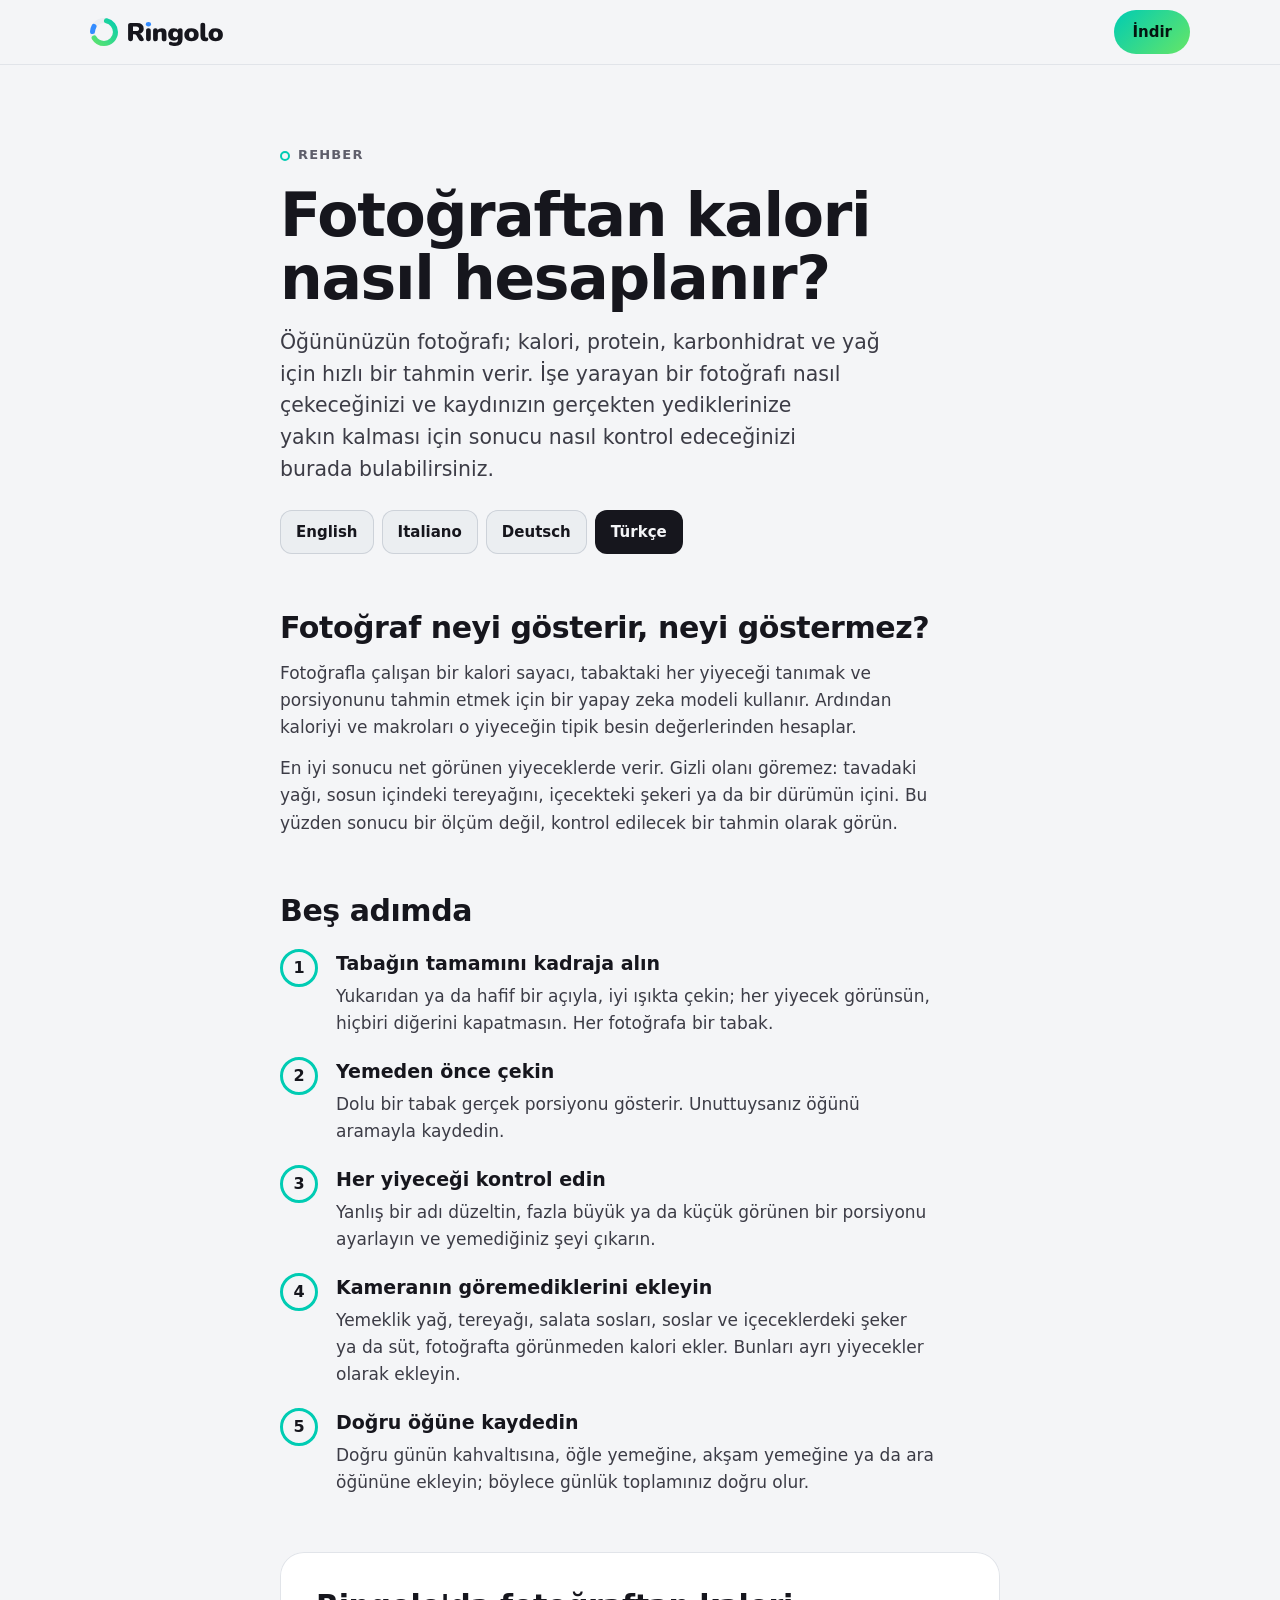
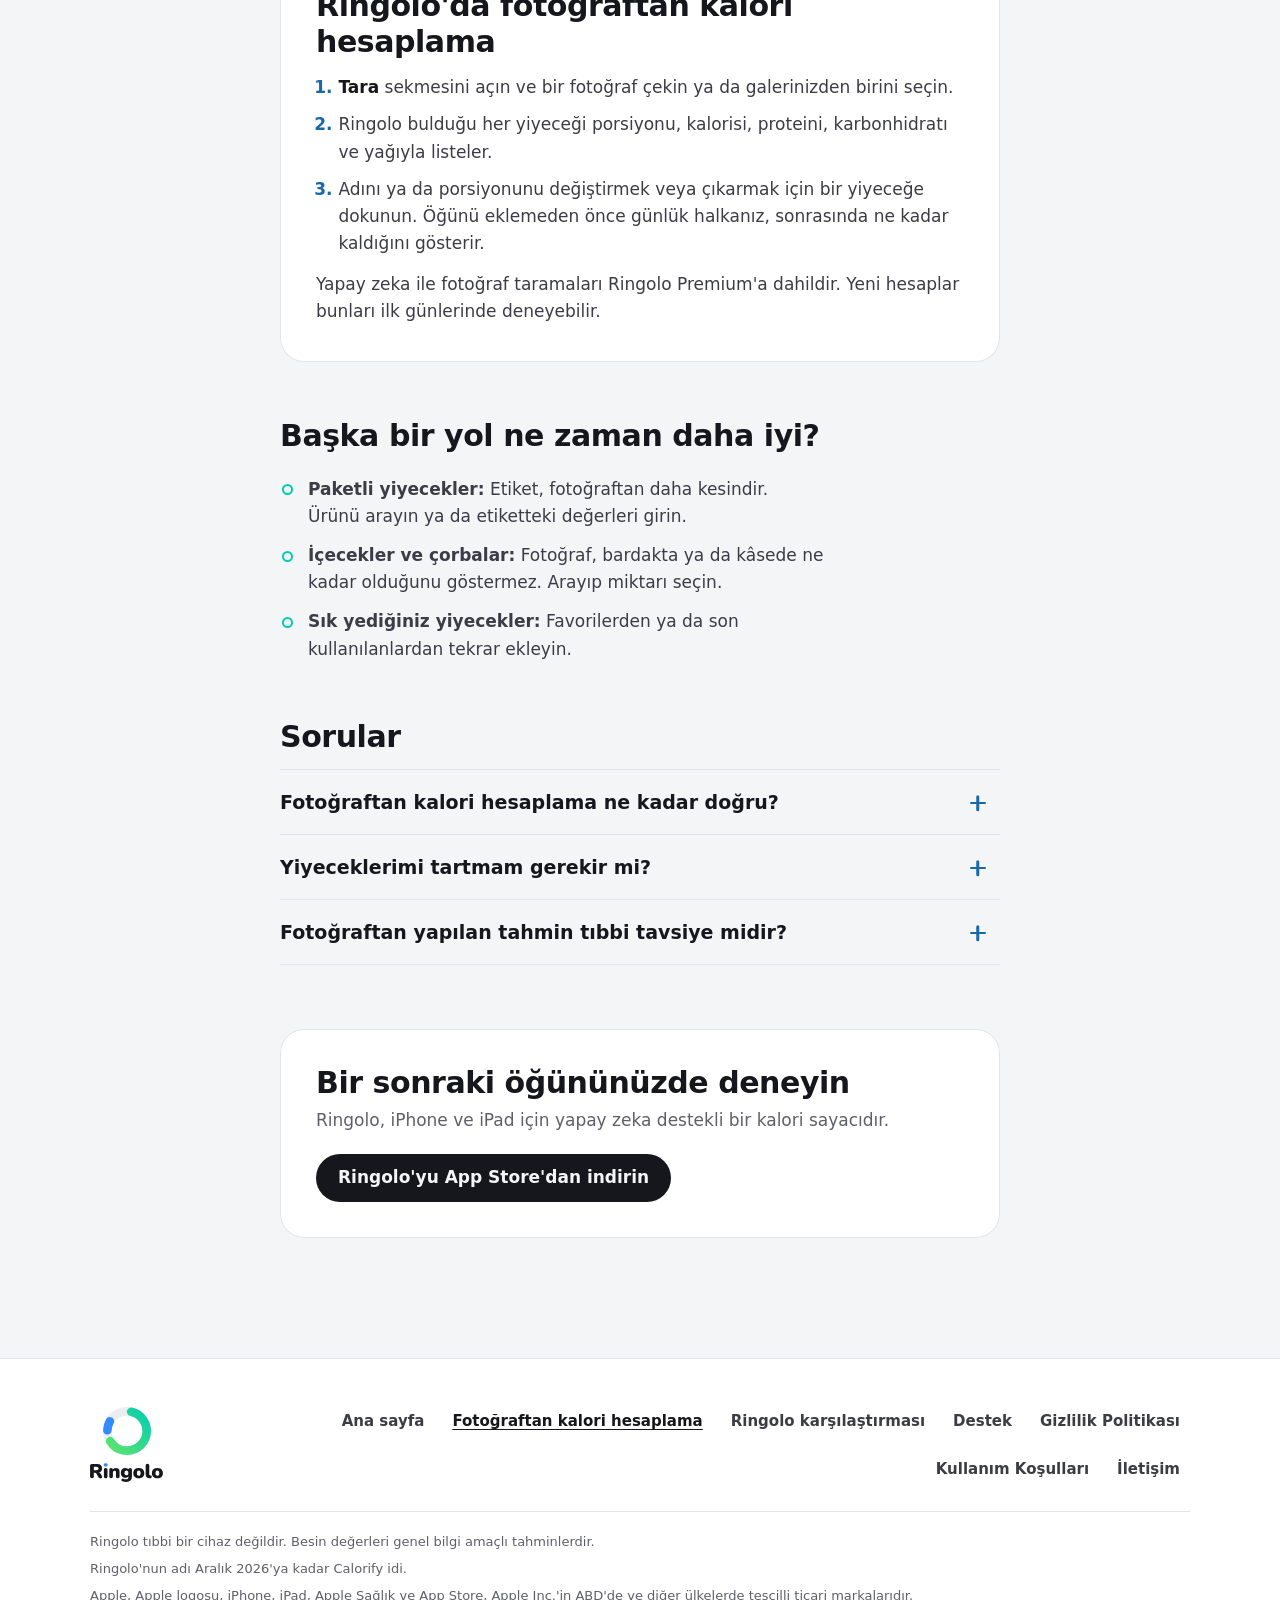
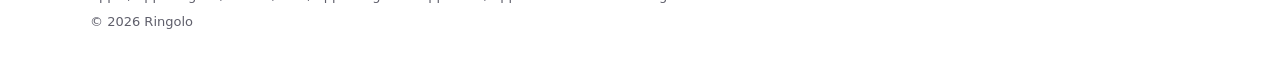
<file: tr/fotograftan-kalori-hesaplama/index.html>
<!DOCTYPE html>
<html lang="tr">
<head>
    <meta charset="UTF-8">
    <meta name="viewport" content="width=device-width, initial-scale=1">
    <title>Fotoğraftan kalori nasıl hesaplanır? | Ringolo</title>
    <meta name="description" content="Yemeğinizin fotoğrafını çekin, her yiyeceği kontrol edin ve kameranın göremediklerini ekleyin. Fotoğraftan kalori hesaplamak için kısa bir rehber ve Ringolo&#x27;da nasıl yapıldığı.">
    <link rel="canonical" href="https://lkmcelik.github.io/ringolo/tr/fotograftan-kalori-hesaplama/">
    <link rel="alternate" hreflang="en" href="https://lkmcelik.github.io/ringolo/count-calories-from-a-photo/">
    <link rel="alternate" hreflang="it" href="https://lkmcelik.github.io/ringolo/it/contare-le-calorie-da-una-foto/">
    <link rel="alternate" hreflang="de" href="https://lkmcelik.github.io/ringolo/de/kalorien-per-foto-zaehlen/">
    <link rel="alternate" hreflang="tr" href="https://lkmcelik.github.io/ringolo/tr/fotograftan-kalori-hesaplama/">
    <link rel="alternate" hreflang="x-default" href="https://lkmcelik.github.io/ringolo/count-calories-from-a-photo/">
    <meta name="robots" content="index, follow, max-image-preview:large">
    <meta name="color-scheme" content="light dark">
    <meta name="theme-color" content="#F4F5F7" media="(prefers-color-scheme: light)">
    <meta name="theme-color" content="#070B12" media="(prefers-color-scheme: dark)">
    <meta name="apple-itunes-app" content="app-id=6749366793">

    <meta property="og:type" content="article">
    <meta property="og:site_name" content="Ringolo">
    <meta property="og:locale" content="tr_TR">
    <meta property="og:url" content="https://lkmcelik.github.io/ringolo/tr/fotograftan-kalori-hesaplama/">
    <meta property="og:title" content="Fotoğraftan kalori nasıl hesaplanır?">
    <meta property="og:description" content="Yemeğinizin fotoğrafını çekin, her yiyeceği kontrol edin ve kameranın göremediklerini ekleyin. Fotoğraftan kalori hesaplamak için kısa bir rehber ve Ringolo&#x27;da nasıl yapıldığı.">
    <meta property="og:image" content="https://lkmcelik.github.io/ringolo/img/og-image.png">
    <meta property="og:image:type" content="image/png">
    <meta property="og:image:width" content="1200">
    <meta property="og:image:height" content="630">
    <meta property="og:image:alt" content="Ringolo halkasının içinde bir iPhone&#x27;da Ringolo&#x27;nun Günlük ekranı ve şu yazı: Your day, one ring.">
    <meta name="twitter:card" content="summary_large_image">

    <link rel="icon" type="image/png" sizes="64x64" href="../../img/icon-64.png">
    <link rel="apple-touch-icon" href="../../img/icon-180.png">
    <link rel="stylesheet" href="../../style.css">

    <script type="application/ld+json">
{
  "@context": "https://schema.org",
  "@graph": [
    {
      "@type": "HowTo",
      "@id": "https://lkmcelik.github.io/ringolo/tr/fotograftan-kalori-hesaplama/#howto",
      "name": "Fotoğraftan kalori nasıl hesaplanır?",
      "description": "Öğününüzün fotoğrafı; kalori, protein, karbonhidrat ve yağ için hızlı bir tahmin verir. İşe yarayan bir fotoğrafı nasıl çekeceğinizi ve kaydınızın gerçekten yediklerinize yakın kalması için sonucu nasıl kontrol edeceğinizi burada bulabilirsiniz.",
      "inLanguage": "tr",
      "url": "https://lkmcelik.github.io/ringolo/tr/fotograftan-kalori-hesaplama/",
      "isPartOf": {
        "@id": "https://lkmcelik.github.io/ringolo/#website"
      },
      "publisher": {
        "@id": "https://lkmcelik.github.io/ringolo/#publisher"
      },
      "about": {
        "@id": "https://lkmcelik.github.io/ringolo/#app"
      },
      "dateModified": "2026-11-13",
      "step": [
        {
          "@type": "HowToStep",
          "position": 1,
          "name": "Tabağın tamamını kadraja alın",
          "text": "Yukarıdan ya da hafif bir açıyla, iyi ışıkta çekin; her yiyecek görünsün, hiçbiri diğerini kapatmasın. Her fotoğrafa bir tabak."
        },
        {
          "@type": "HowToStep",
          "position": 2,
          "name": "Yemeden önce çekin",
          "text": "Dolu bir tabak gerçek porsiyonu gösterir. Unuttuysanız öğünü aramayla kaydedin."
        },
        {
          "@type": "HowToStep",
          "position": 3,
          "name": "Her yiyeceği kontrol edin",
          "text": "Yanlış bir adı düzeltin, fazla büyük ya da küçük görünen bir porsiyonu ayarlayın ve yemediğiniz şeyi çıkarın."
        },
        {
          "@type": "HowToStep",
          "position": 4,
          "name": "Kameranın göremediklerini ekleyin",
          "text": "Yemeklik yağ, tereyağı, salata sosları, soslar ve içeceklerdeki şeker ya da süt, fotoğrafta görünmeden kalori ekler. Bunları ayrı yiyecekler olarak ekleyin."
        },
        {
          "@type": "HowToStep",
          "position": 5,
          "name": "Doğru öğüne kaydedin",
          "text": "Doğru günün kahvaltısına, öğle yemeğine, akşam yemeğine ya da ara öğününe ekleyin; böylece günlük toplamınız doğru olur."
        }
      ]
    },
    {
      "@type": "FAQPage",
      "@id": "https://lkmcelik.github.io/ringolo/tr/fotograftan-kalori-hesaplama/#faq",
      "inLanguage": "tr",
      "mainEntity": [
        {
          "@type": "Question",
          "name": "Fotoğraftan kalori hesaplama ne kadar doğru?",
          "acceptedAnswer": {
            "@type": "Answer",
            "text": "Bir tahmindir. Yiyeceği tanımak genellikle işin kolay kısmıdır; tek bir fotoğraftan porsiyonu kestirmek daha zordur, gizli yağ ve şeker ise hiç görünmez. Her yiyeceği kontrol edip gizli olanları eklemek, kaydınızı yediklerinize yaklaştırır."
          }
        },
        {
          "@type": "Question",
          "name": "Yiyeceklerimi tartmam gerekir mi?",
          "acceptedAnswer": {
            "@type": "Answer",
            "text": "Hayır. Mutfak tartısı en kesin porsiyonu verir, ama kontrol edilmiş bir fotoğraf tahmini her öğünde kullanılacak kadar hızlıdır. Arada bir tartmak, bir porsiyonun neye benzediğini öğrenmenize yardımcı olur."
          }
        },
        {
          "@type": "Question",
          "name": "Fotoğraftan yapılan tahmin tıbbi tavsiye midir?",
          "acceptedAnswer": {
            "@type": "Answer",
            "text": "Hayır. Fotoğraftan elde edilen besin değerleri genel bilgi amaçlı tahminlerdir. Ringolo tıbbi bir cihaz değildir. Sağlık nedeniyle bir diyet uyguluyorsanız bir doktora ya da diyetisyene danışın."
          }
        }
      ]
    },
    {
      "@type": "BreadcrumbList",
      "itemListElement": [
        {
          "@type": "ListItem",
          "position": 1,
          "name": "Ana sayfa",
          "item": "https://lkmcelik.github.io/ringolo/"
        },
        {
          "@type": "ListItem",
          "position": 2,
          "name": "Fotoğraftan kalori nasıl hesaplanır?",
          "item": "https://lkmcelik.github.io/ringolo/tr/fotograftan-kalori-hesaplama/"
        }
      ]
    }
  ]
}
    </script>
</head>
<body>
    <a class="skip-link" href="#main">İçeriğe geç</a>

    <header class="site-nav">
        <div class="nav-inner">
            <a class="lockup" href="../../index.html"><svg class="mark" viewBox="146 146 732 732" aria-hidden="true" focusable="false"><defs><linearGradient id="g-mark-nav" gradientUnits="userSpaceOnUse" x1="868" y1="156" x2="156" y2="868" gradientTransform="rotate(90 512 512)"><stop offset="0" stop-color="#00CCB3"/><stop offset="1" stop-color="#66E666"/></linearGradient></defs><circle class="mark-track" cx="512" cy="512" r="300"/><circle class="mark-arc" cx="512" cy="512" r="300" stroke="url(#g-mark-nav)" stroke-dasharray="1177 708" stroke-dashoffset="-66" transform="rotate(-90 512 512)"/><circle class="mark-seg" cx="512" cy="512" r="300" stroke-dasharray="140.3 1744.7" stroke-dashoffset="-1416.9" transform="rotate(-90 512 512)"/></svg><picture class="wordmark"><source srcset="../../img/wordmark-dark.svg" media="(prefers-color-scheme: dark)"><img src="../../img/wordmark-light.svg" alt="Ringolo" width="95" height="29"></picture></a>
            <a class="nav-get" href="https://apps.apple.com/app/id6749366793" rel="noopener"><span class="visually-hidden">Ringolo&#x27;yu App Store&#x27;dan </span>İndir</a>
        </div>
    </header>

    <main class="guide" id="main">
        <article>
            <header class="guide-head">
                <p class="eyebrow">Rehber</p>
                <h1 class="display">Fotoğraftan kalori nasıl hesaplanır?</h1>
                <p class="lede">Öğününüzün fotoğrafı; kalori, protein, karbonhidrat ve yağ için hızlı bir tahmin verir. İşe yarayan bir fotoğrafı nasıl çekeceğinizi ve kaydınızın gerçekten yediklerinize yakın kalması için sonucu nasıl kontrol edeceğinizi burada bulabilirsiniz.</p>
                <nav class="lang-switch" aria-label="Dil">
                    <a href="../../count-calories-from-a-photo/" hreflang="en" lang="en">English</a>
                    <a href="../../it/contare-le-calorie-da-una-foto/" hreflang="it" lang="it">Italiano</a>
                    <a href="../../de/kalorien-per-foto-zaehlen/" hreflang="de" lang="de">Deutsch</a>
                    <a href="./" hreflang="tr" lang="tr" aria-current="page">Türkçe</a>
                </nav>
            </header>

            <section class="guide-section" aria-labelledby="what-title">
                <h2 id="what-title">Fotoğraf neyi gösterir, neyi göstermez?</h2>
                <p>Fotoğrafla çalışan bir kalori sayacı, tabaktaki her yiyeceği tanımak ve porsiyonunu tahmin etmek için bir yapay zeka modeli kullanır. Ardından kaloriyi ve makroları o yiyeceğin tipik besin değerlerinden hesaplar.</p>
                <p>En iyi sonucu net görünen yiyeceklerde verir. Gizli olanı göremez: tavadaki yağı, sosun içindeki tereyağını, içecekteki şekeri ya da bir dürümün içini. Bu yüzden sonucu bir ölçüm değil, kontrol edilecek bir tahmin olarak görün.</p>
            </section>

            <section class="guide-section" aria-labelledby="steps-title">
                <h2 id="steps-title">Beş adımda</h2>
                <ol class="guide-steps">
                    <li>
                        <h3>Tabağın tamamını kadraja alın</h3>
                        <p>Yukarıdan ya da hafif bir açıyla, iyi ışıkta çekin; her yiyecek görünsün, hiçbiri diğerini kapatmasın. Her fotoğrafa bir tabak.</p>
                    </li>
                    <li>
                        <h3>Yemeden önce çekin</h3>
                        <p>Dolu bir tabak gerçek porsiyonu gösterir. Unuttuysanız öğünü aramayla kaydedin.</p>
                    </li>
                    <li>
                        <h3>Her yiyeceği kontrol edin</h3>
                        <p>Yanlış bir adı düzeltin, fazla büyük ya da küçük görünen bir porsiyonu ayarlayın ve yemediğiniz şeyi çıkarın.</p>
                    </li>
                    <li>
                        <h3>Kameranın göremediklerini ekleyin</h3>
                        <p>Yemeklik yağ, tereyağı, salata sosları, soslar ve içeceklerdeki şeker ya da süt, fotoğrafta görünmeden kalori ekler. Bunları ayrı yiyecekler olarak ekleyin.</p>
                    </li>
                    <li>
                        <h3>Doğru öğüne kaydedin</h3>
                        <p>Doğru günün kahvaltısına, öğle yemeğine, akşam yemeğine ya da ara öğününe ekleyin; böylece günlük toplamınız doğru olur.</p>
                    </li>
                </ol>
            </section>

            <section class="guide-section support-card" aria-labelledby="app-title">
                <h2 id="app-title">Ringolo&#x27;da fotoğraftan kalori hesaplama</h2>
                <ol class="steps">
                    <li><strong>Tara</strong> sekmesini açın ve bir fotoğraf çekin ya da galerinizden birini seçin.</li>
                    <li>Ringolo bulduğu her yiyeceği porsiyonu, kalorisi, proteini, karbonhidratı ve yağıyla listeler.</li>
                    <li>Adını ya da porsiyonunu değiştirmek veya çıkarmak için bir yiyeceğe dokunun. Öğünü eklemeden önce günlük halkanız, sonrasında ne kadar kaldığını gösterir.</li>
                </ol>
                <p>Yapay zeka ile fotoğraf taramaları Ringolo Premium&#x27;a dahildir. Yeni hesaplar bunları ilk günlerinde deneyebilir.</p>
            </section>

            <section class="guide-section" aria-labelledby="other-title">
                <h2 id="other-title">Başka bir yol ne zaman daha iyi?</h2>
                <ul class="dots">
                    <li><strong>Paketli yiyecekler:</strong> Etiket, fotoğraftan daha kesindir. Ürünü arayın ya da etiketteki değerleri girin.</li>
                    <li><strong>İçecekler ve çorbalar:</strong> Fotoğraf, bardakta ya da kâsede ne kadar olduğunu göstermez. Arayıp miktarı seçin.</li>
                    <li><strong>Sık yediğiniz yiyecekler:</strong> Favorilerden ya da son kullanılanlardan tekrar ekleyin.</li>
                </ul>
            </section>

            <section class="guide-section" aria-labelledby="faq-title">
                <h2 id="faq-title">Sorular</h2>
                <div class="faq">
                    <details>
                        <summary>Fotoğraftan kalori hesaplama ne kadar doğru?</summary>
                        <p>Bir tahmindir. Yiyeceği tanımak genellikle işin kolay kısmıdır; tek bir fotoğraftan porsiyonu kestirmek daha zordur, gizli yağ ve şeker ise hiç görünmez. Her yiyeceği kontrol edip gizli olanları eklemek, kaydınızı yediklerinize yaklaştırır.</p>
                    </details>
                    <details>
                        <summary>Yiyeceklerimi tartmam gerekir mi?</summary>
                        <p>Hayır. Mutfak tartısı en kesin porsiyonu verir, ama kontrol edilmiş bir fotoğraf tahmini her öğünde kullanılacak kadar hızlıdır. Arada bir tartmak, bir porsiyonun neye benzediğini öğrenmenize yardımcı olur.</p>
                    </details>
                    <details>
                        <summary>Fotoğraftan yapılan tahmin tıbbi tavsiye midir?</summary>
                        <p>Hayır. Fotoğraftan elde edilen besin değerleri genel bilgi amaçlı tahminlerdir. Ringolo tıbbi bir cihaz değildir. Sağlık nedeniyle bir diyet uyguluyorsanız bir doktora ya da diyetisyene danışın.</p>
                    </details>
                </div>
            </section>

            <aside class="guide-cta" aria-labelledby="cta-title">
                <div>
                    <h2 id="cta-title">Bir sonraki öğününüzde deneyin</h2>
                    <p>Ringolo, iPhone ve iPad için yapay zeka destekli bir kalori sayacıdır.</p>
                </div>
                <a class="cta-button" href="https://apps.apple.com/app/id6749366793" rel="noopener">Ringolo&#x27;yu App Store&#x27;dan indirin</a>
            </aside>
        </article>
    </main>

    <footer class="site-footer">
        <div class="footer-inner">
            <div class="lockup lockup--stacked"><svg class="mark" viewBox="146 146 732 732" aria-hidden="true" focusable="false"><defs><linearGradient id="g-mark-foot" gradientUnits="userSpaceOnUse" x1="868" y1="156" x2="156" y2="868" gradientTransform="rotate(90 512 512)"><stop offset="0" stop-color="#00CCB3"/><stop offset="1" stop-color="#66E666"/></linearGradient></defs><circle class="mark-track" cx="512" cy="512" r="300"/><circle class="mark-arc" cx="512" cy="512" r="300" stroke="url(#g-mark-foot)" stroke-dasharray="1177 708" stroke-dashoffset="-66" transform="rotate(-90 512 512)"/><circle class="mark-seg" cx="512" cy="512" r="300" stroke-dasharray="140.3 1744.7" stroke-dashoffset="-1416.9" transform="rotate(-90 512 512)"/></svg><picture class="wordmark"><source srcset="../../img/wordmark-dark.svg" media="(prefers-color-scheme: dark)"><img src="../../img/wordmark-light.svg" alt="Ringolo" width="95" height="29"></picture></div>
            <nav class="footer-links" aria-label="Site">
                <a href="../../index.html">Ana sayfa</a>
                <a href="../../tr/fotograftan-kalori-hesaplama/" aria-current="page">Fotoğraftan kalori hesaplama</a>
                <a href="../../ringolo-vs-typical-calorie-counters/" hreflang="en">Ringolo karşılaştırması</a>
                <a href="../../support/" hreflang="en">Destek</a>
                <a href="../../privacy.html" hreflang="en">Gizlilik Politikası</a>
                <a href="../../terms.html" hreflang="en">Kullanım Koşulları</a>
                <a href="mailto:lkmcelik@hotmail.com">İletişim</a>
            </nav>
            <div class="footer-fine">
                <p>Ringolo tıbbi bir cihaz değildir. Besin değerleri genel bilgi amaçlı tahminlerdir.</p>
                <p>Ringolo&#x27;nun adı Aralık 2026&#x27;ya kadar Calorify idi.</p>
                <p>Apple, Apple logosu, iPhone, iPad, Apple Sağlık ve App Store, Apple Inc.&#x27;in ABD&#x27;de ve diğer ülkelerde tescilli ticari markalarıdır.</p>
                <p>&copy; 2026 Ringolo</p>
            </div>
        </div>
    </footer>
</body>
</html>
</file>
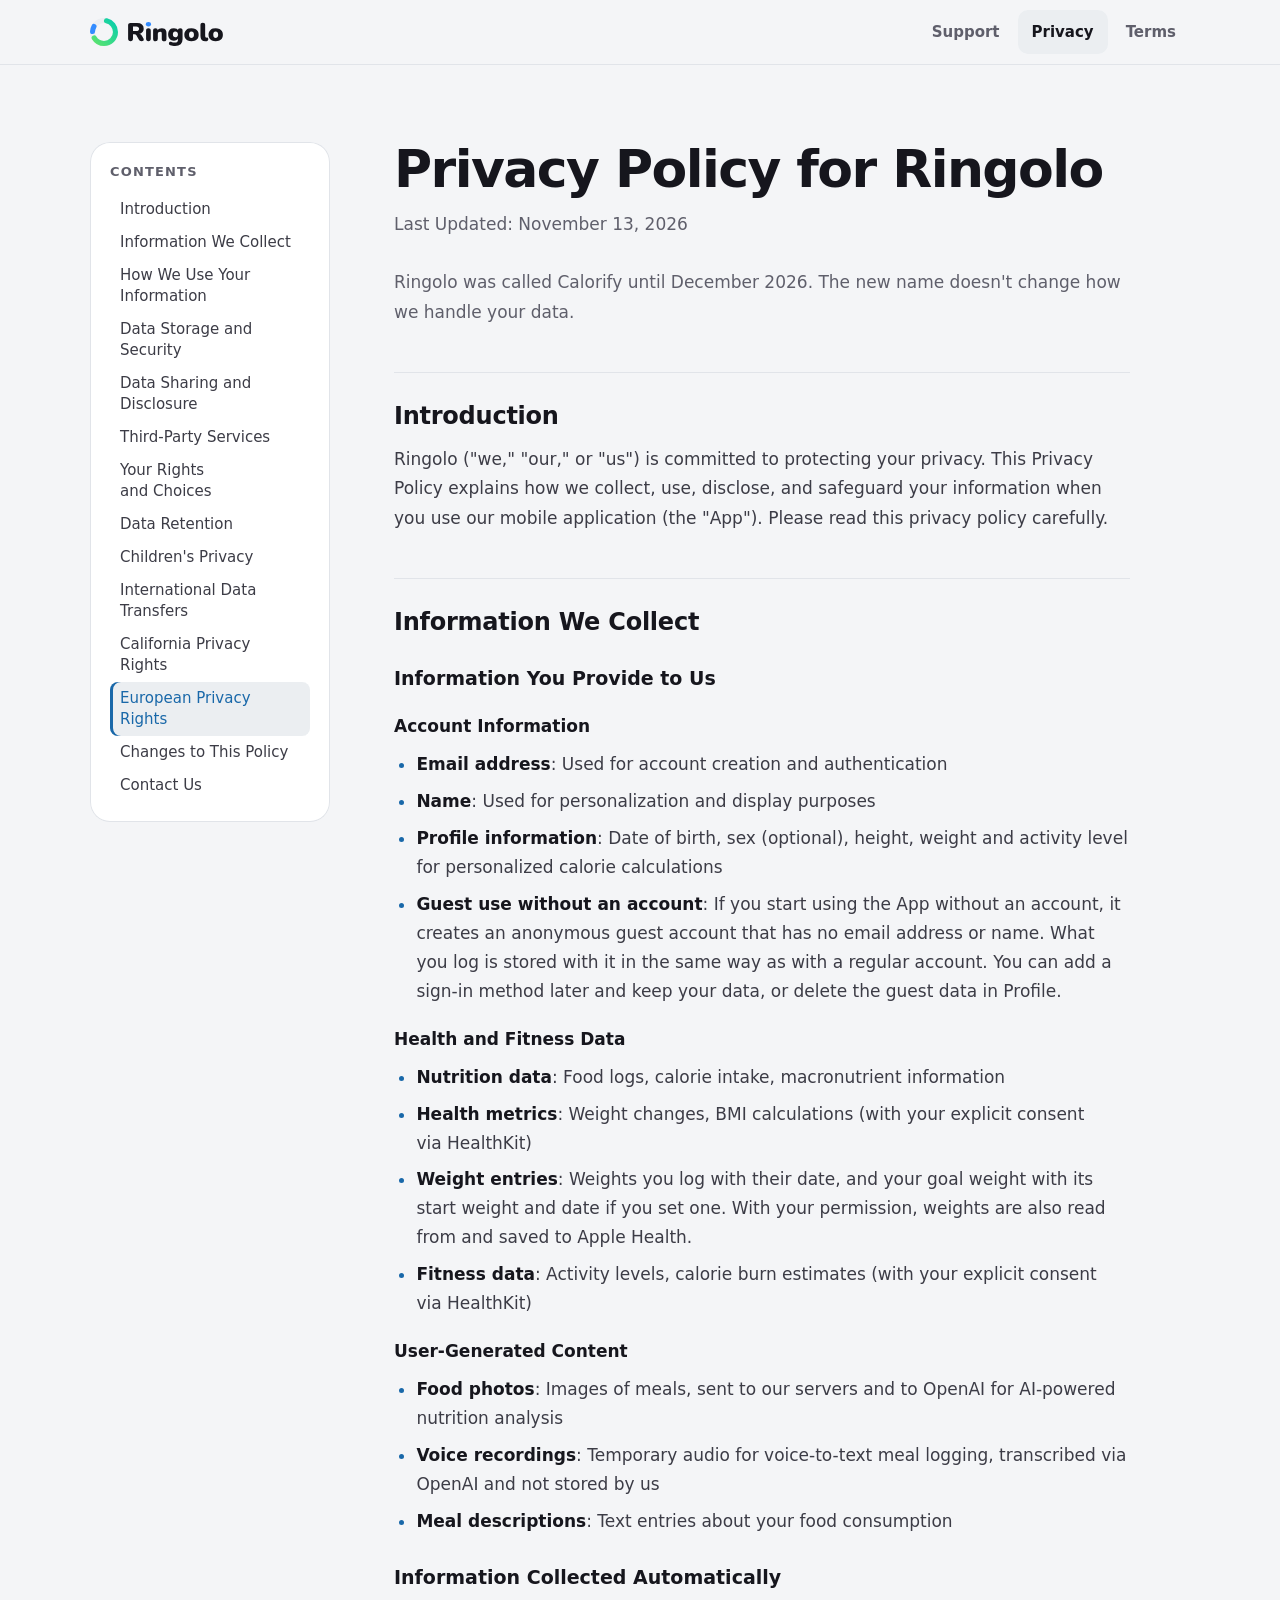
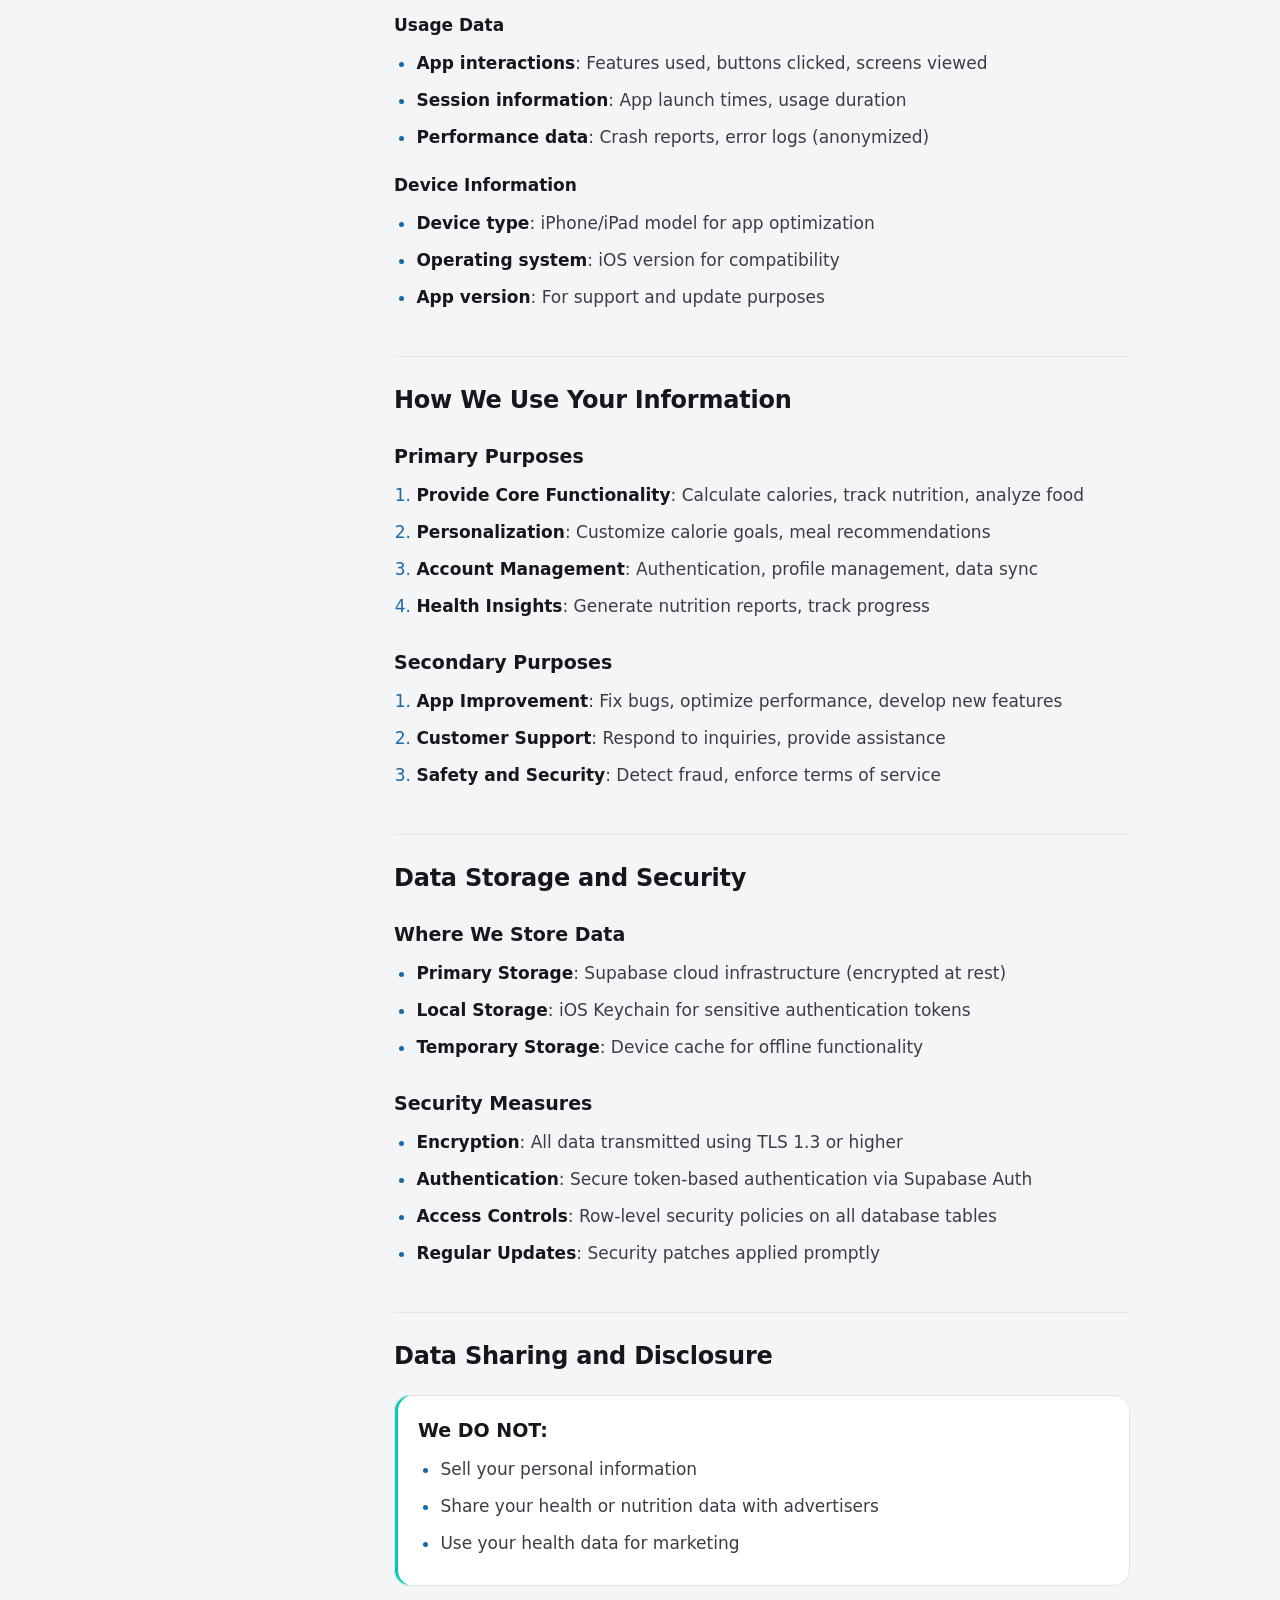
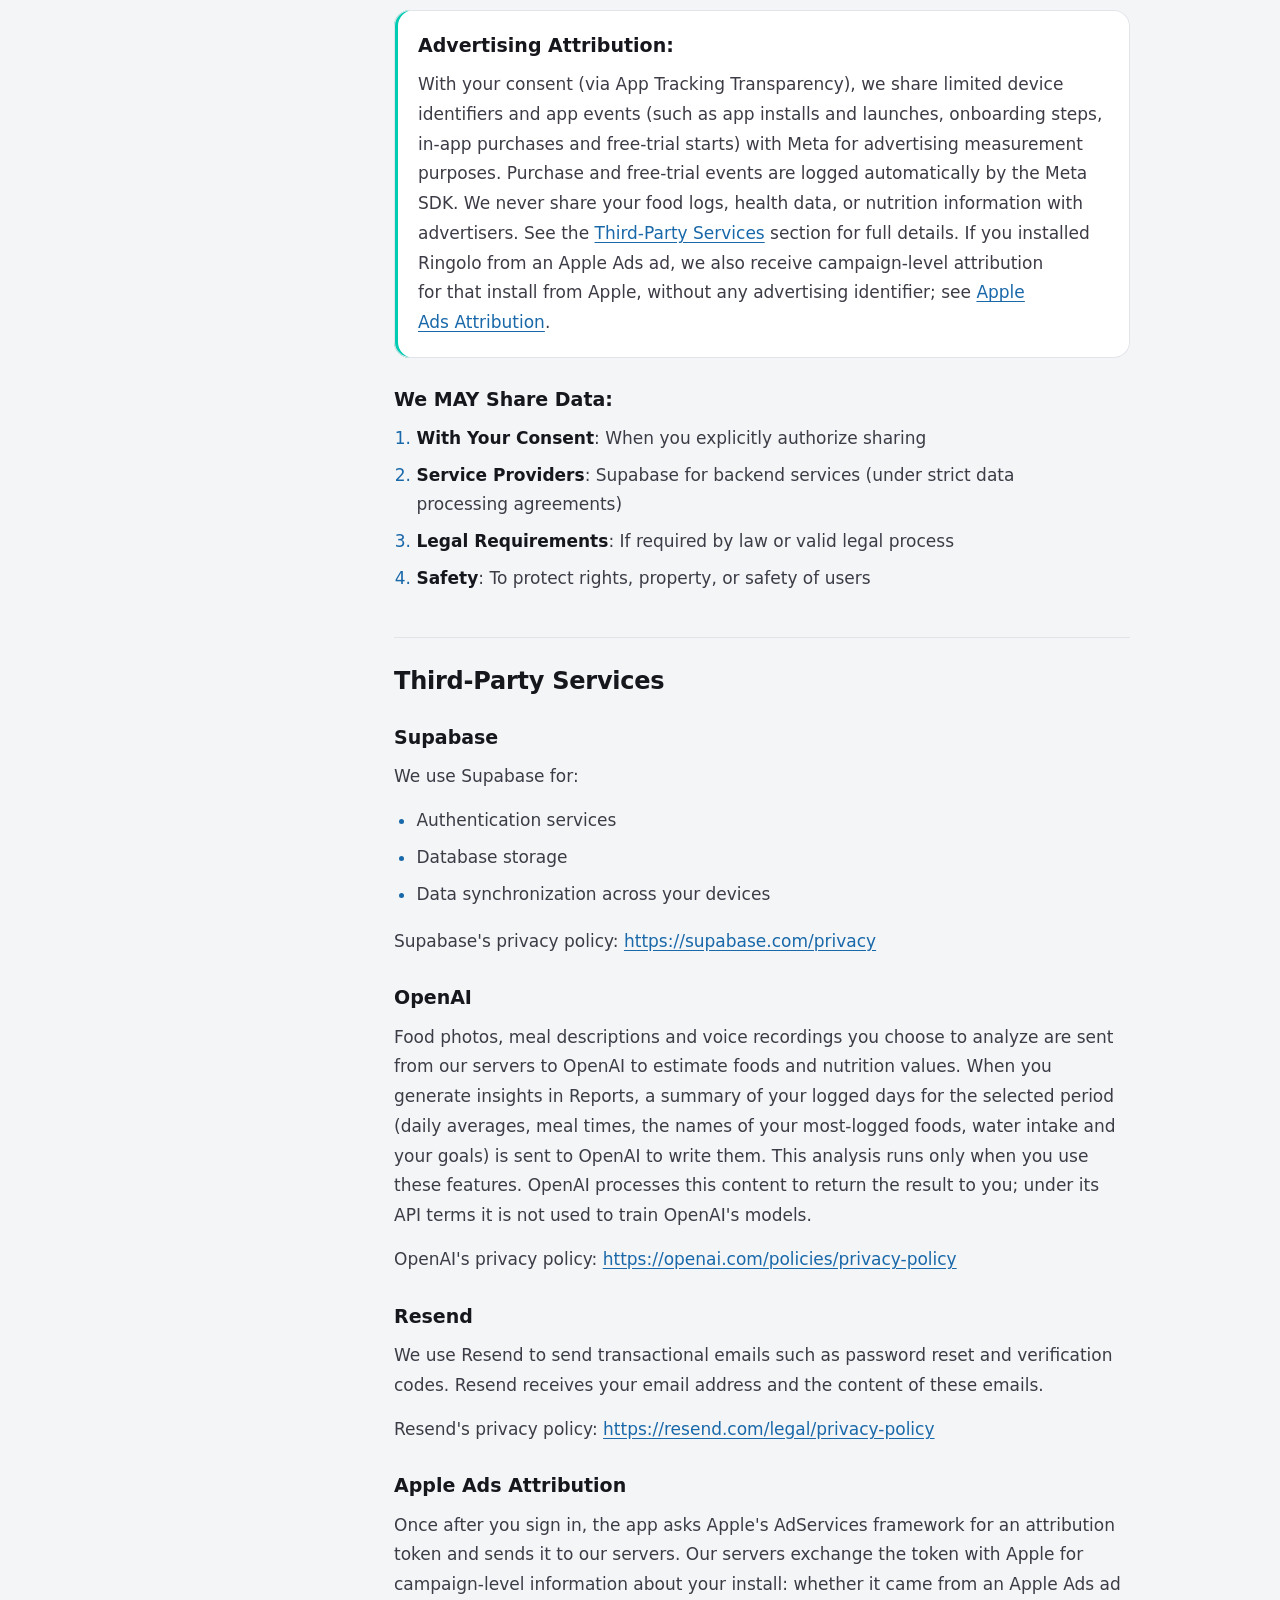
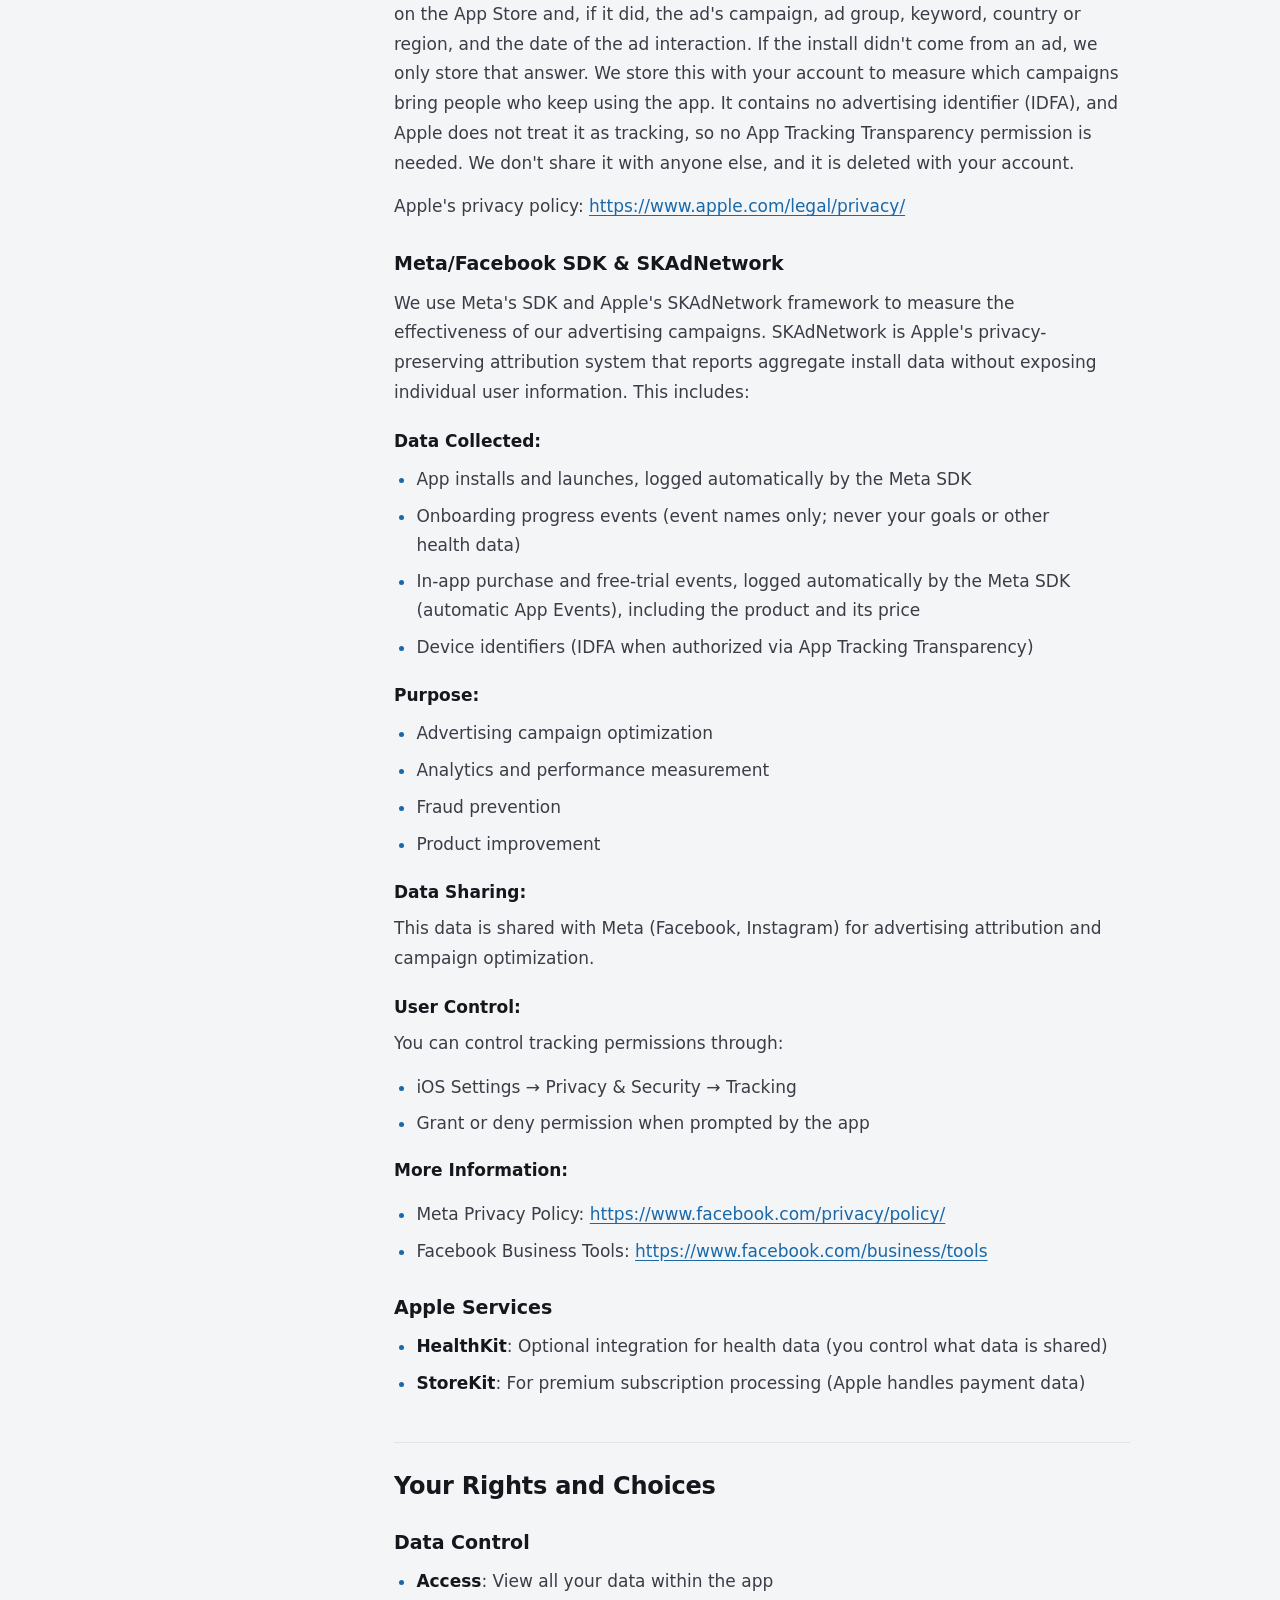
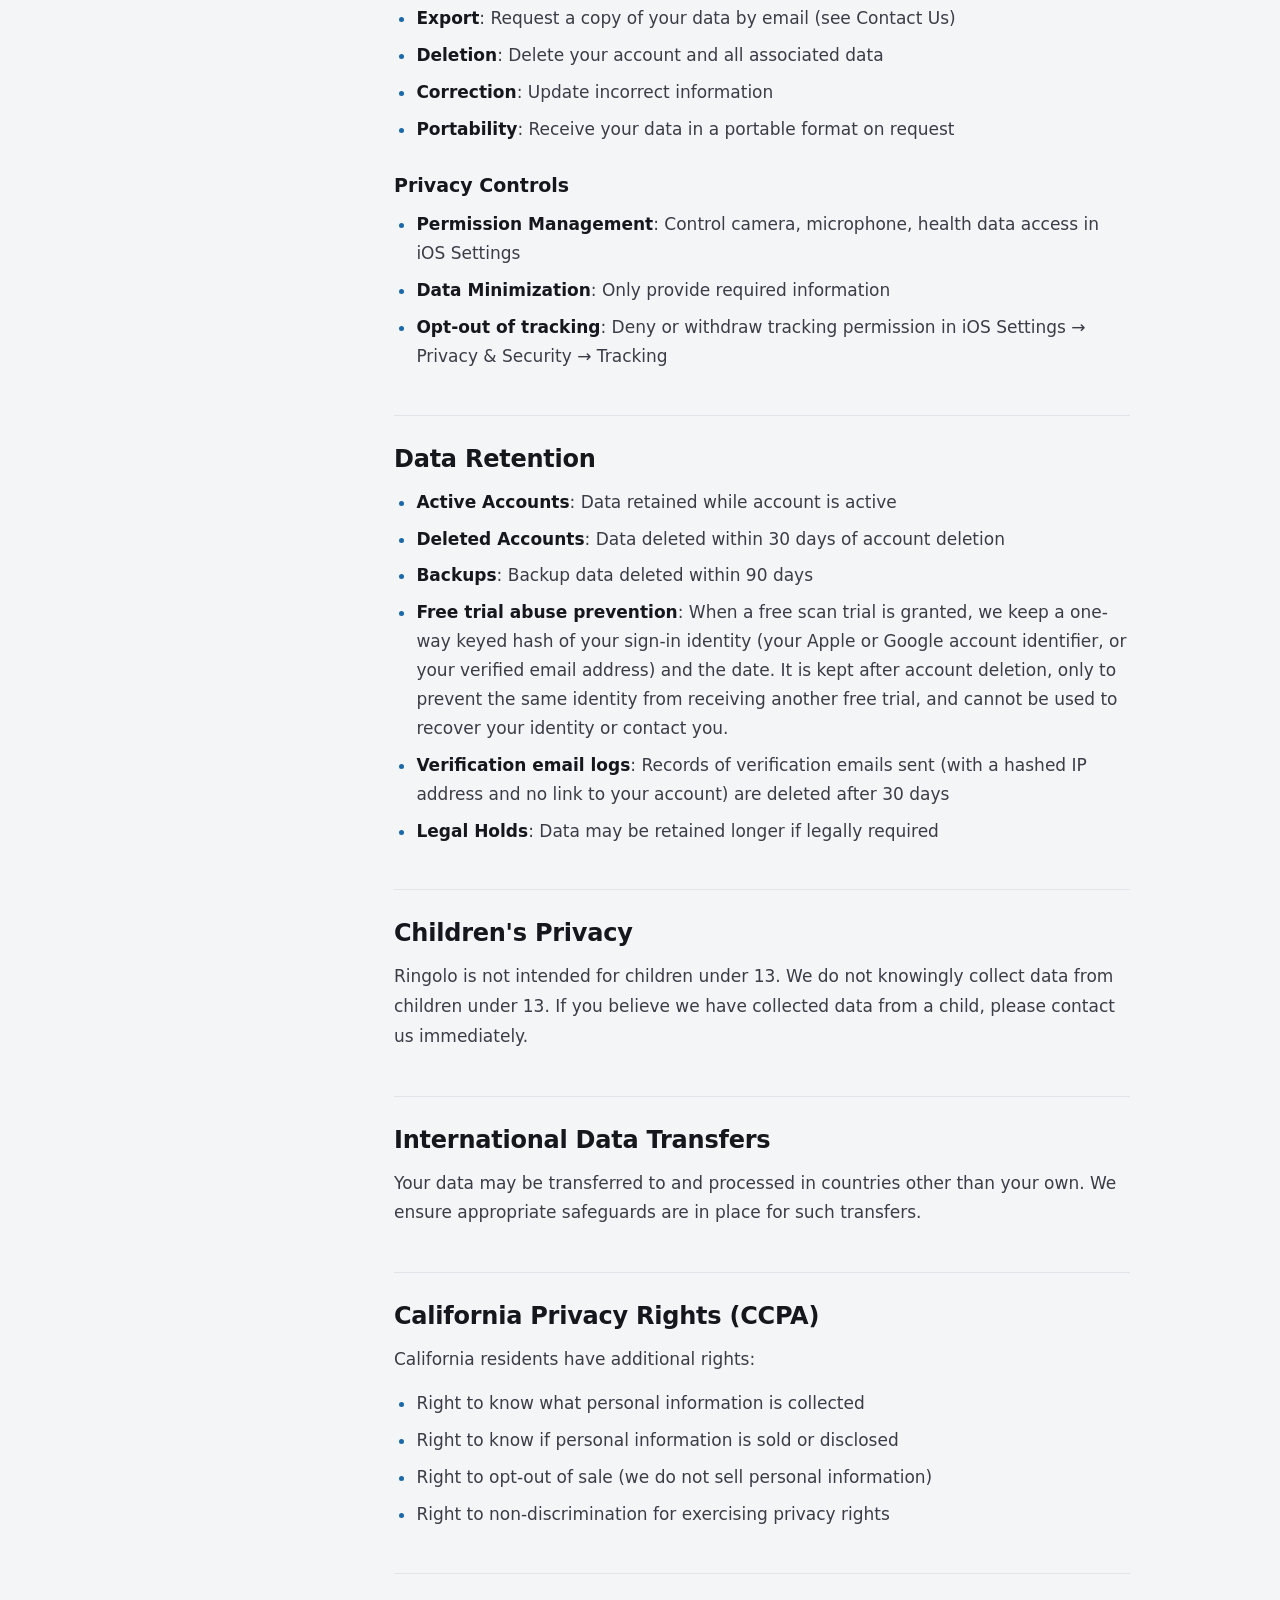
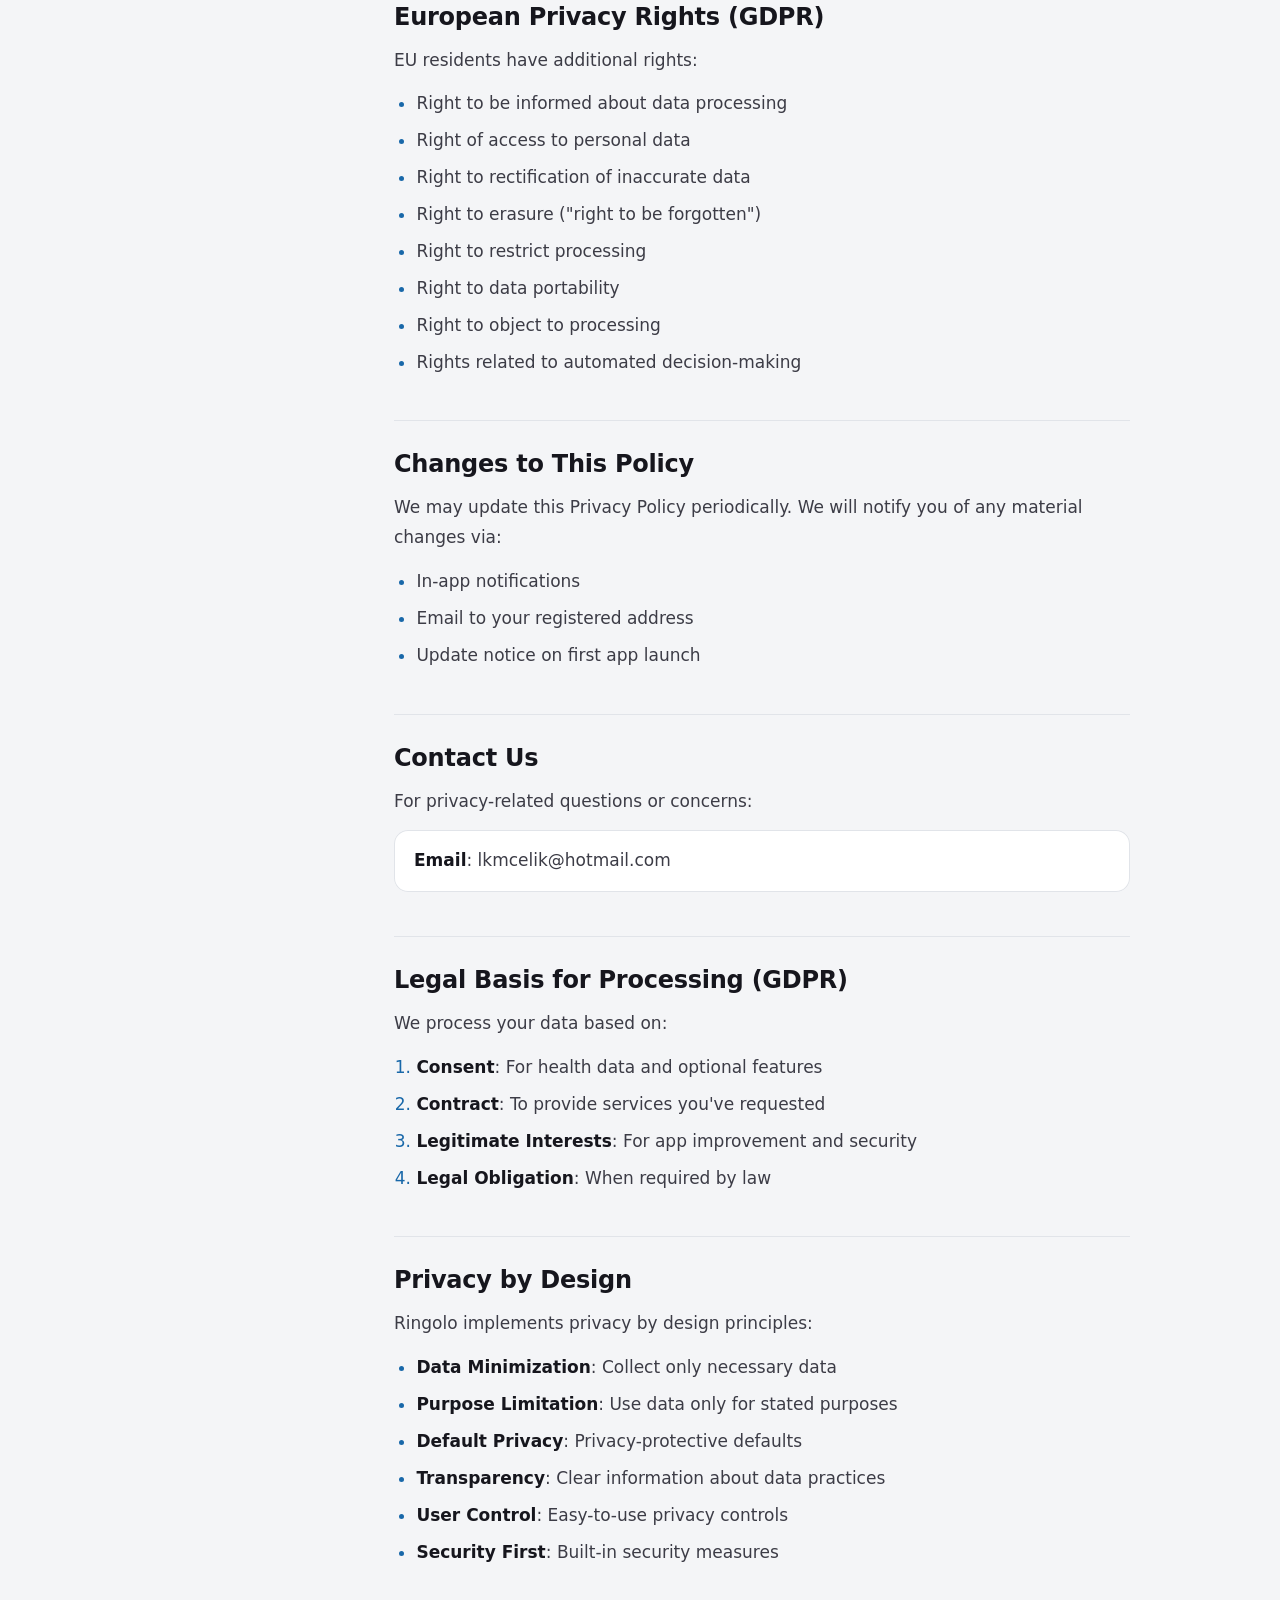
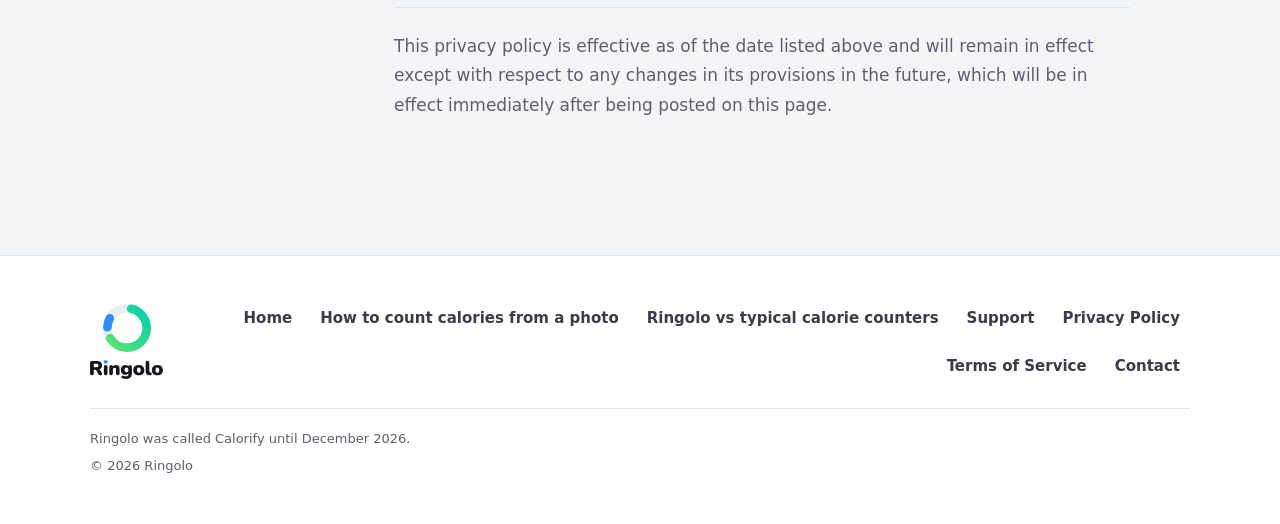
<file: privacy.html>
<!DOCTYPE html>
<html lang="en">
<head>
    <meta charset="UTF-8">
    <meta name="viewport" content="width=device-width, initial-scale=1">
    <title>Privacy Policy - Ringolo (formerly Calorify) | Data Protection & User Privacy</title>
    <meta name="description" content="Ringolo (formerly Calorify) Privacy Policy. Learn how we protect your personal data, nutrition tracking information, and health data. GDPR compliant. Your privacy is our priority.">
    <link rel="canonical" href="https://lkmcelik.github.io/ringolo/privacy.html">

    <!-- Open Graph Meta Tags -->
    <meta property="og:title" content="Privacy Policy - Ringolo">
    <meta property="og:description" content="Learn how Ringolo protects your personal data and nutrition tracking information. GDPR compliant privacy practices.">
    <meta property="og:type" content="website">
    <meta property="og:url" content="https://lkmcelik.github.io/ringolo/privacy.html">
    <meta property="og:site_name" content="Ringolo">

    <!-- Additional Meta Tags -->
    <meta name="robots" content="index, follow">
    <meta name="author" content="Ringolo">

    <!-- Schema.org Structured Data -->
    <script type="application/ld+json">
    {
      "@context": "https://schema.org",
      "@type": "WebPage",
      "name": "Privacy Policy",
      "description": "Ringolo (formerly Calorify) Privacy Policy - Data protection and user privacy information",
      "url": "https://lkmcelik.github.io/ringolo/privacy.html",
      "inLanguage": "en-US",
      "isPartOf": {
        "@type": "WebSite",
        "name": "Ringolo",
        "alternateName": "Calorify",
        "url": "https://lkmcelik.github.io/ringolo/"
      },
      "publisher": {
        "@type": "Organization",
        "name": "Ringolo",
        "alternateName": "Calorify",
        "url": "https://lkmcelik.github.io/ringolo/"
      },
      "dateModified": "2026-11-13",
      "breadcrumb": {
        "@type": "BreadcrumbList",
        "itemListElement": [
          {
            "@type": "ListItem",
            "position": 1,
            "name": "Home",
            "item": "https://lkmcelik.github.io/ringolo/"
          },
          {
            "@type": "ListItem",
            "position": 2,
            "name": "Privacy Policy",
            "item": "https://lkmcelik.github.io/ringolo/privacy.html"
          }
        ]
      }
    }
    </script>

    <meta name="color-scheme" content="light dark">
    <meta name="theme-color" content="#F4F5F7" media="(prefers-color-scheme: light)">
    <meta name="theme-color" content="#070B12" media="(prefers-color-scheme: dark)">
    <link rel="icon" type="image/png" sizes="64x64" href="img/icon-64.png">
    <link rel="apple-touch-icon" href="img/icon-180.png">
    <link rel="stylesheet" href="style.css">
</head>
<body>
    <a class="skip-link" href="#main">Skip to content</a>

    <header class="site-nav">
        <div class="nav-inner">
            <a class="lockup" href="index.html"><svg class="mark" viewBox="146 146 732 732" aria-hidden="true" focusable="false"><defs><linearGradient id="g-mark-nav" gradientUnits="userSpaceOnUse" x1="868" y1="156" x2="156" y2="868" gradientTransform="rotate(90 512 512)"><stop offset="0" stop-color="#00CCB3"/><stop offset="1" stop-color="#66E666"/></linearGradient></defs><circle class="mark-track" cx="512" cy="512" r="300"/><circle class="mark-arc" cx="512" cy="512" r="300" stroke="url(#g-mark-nav)" stroke-dasharray="1177 708" stroke-dashoffset="-66" transform="rotate(-90 512 512)"/><circle class="mark-seg" cx="512" cy="512" r="300" stroke-dasharray="140.3 1744.7" stroke-dashoffset="-1416.9" transform="rotate(-90 512 512)"/></svg><picture class="wordmark"><source srcset="img/wordmark-dark.svg" media="(prefers-color-scheme: dark)"><img src="img/wordmark-light.svg" alt="Ringolo" width="95" height="29"></picture></a>
            <nav class="nav-links nav-links--legal" aria-label="Help and legal">
                <a href="support/">Support</a>
                <a href="privacy.html" aria-current="page">Privacy</a>
                <a href="terms.html">Terms</a>
            </nav>
        </div>
    </header>

    <div class="legal-container">
        <aside class="toc-sidebar">
            <h2>Contents</h2>
            <ul class="toc-list">
                <li><a href="#introduction">Introduction</a></li>
                <li><a href="#information-collect">Information We Collect</a></li>
                <li><a href="#how-we-use">How We Use Your Information</a></li>
                <li><a href="#data-storage">Data Storage and Security</a></li>
                <li><a href="#data-sharing">Data Sharing and Disclosure</a></li>
                <li><a href="#third-party">Third-Party Services</a></li>
                <li><a href="#your-rights">Your Rights and Choices</a></li>
                <li><a href="#data-retention">Data Retention</a></li>
                <li><a href="#children">Children's Privacy</a></li>
                <li><a href="#international">International Data Transfers</a></li>
                <li><a href="#california">California Privacy Rights</a></li>
                <li><a href="#european">European Privacy Rights</a></li>
                <li><a href="#changes">Changes to This Policy</a></li>
                <li><a href="#contact">Contact Us</a></li>
            </ul>
        </aside>

        <main class="legal-content" id="main">
            <h1>Privacy Policy for Ringolo</h1>
            <p class="legal-date">Last Updated: November 13, 2026</p>
            <p class="legal-former">Ringolo was called Calorify until December 2026. The new name doesn't change how we handle your data.</p>

            <section id="introduction">
                <h2>Introduction</h2>
                <p>Ringolo ("we," "our," or "us") is committed to protecting your privacy. This Privacy Policy explains how we collect, use, disclose, and safeguard your information when you use our mobile application (the "App"). Please read this privacy policy carefully.</p>
            </section>

            <section id="information-collect">
                <h2>Information We Collect</h2>

                <h3>Information You Provide to Us</h3>

                <h4>Account Information</h4>
                <ul>
                    <li><strong>Email address</strong>: Used for account creation and authentication</li>
                    <li><strong>Name</strong>: Used for personalization and display purposes</li>
                    <li><strong>Profile information</strong>: Date of birth, sex (optional), height, weight and activity level for personalized calorie calculations</li>
                    <li><strong>Guest use without an account</strong>: If you start using the App without an account, it creates an anonymous guest account that has no email address or name. What you log is stored with it in the same way as with a regular account. You can add a sign-in method later and keep your data, or delete the guest data in Profile.</li>
                </ul>

                <h4>Health and Fitness Data</h4>
                <ul>
                    <li><strong>Nutrition data</strong>: Food logs, calorie intake, macronutrient information</li>
                    <li><strong>Health metrics</strong>: Weight changes, BMI calculations (with your explicit consent via HealthKit)</li>
                    <li><strong>Weight entries</strong>: Weights you log with their date, and your goal weight with its start weight and date if you set one. With your permission, weights are also read from and saved to Apple Health.</li>
                    <li><strong>Fitness data</strong>: Activity levels, calorie burn estimates (with your explicit consent via HealthKit)</li>
                </ul>

                <h4>User-Generated Content</h4>
                <ul>
                    <li><strong>Food photos</strong>: Images of meals, sent to our servers and to OpenAI for AI-powered nutrition analysis</li>
                    <li><strong>Voice recordings</strong>: Temporary audio for voice-to-text meal logging, transcribed via OpenAI and not stored by us</li>
                    <li><strong>Meal descriptions</strong>: Text entries about your food consumption</li>
                </ul>

                <h3>Information Collected Automatically</h3>

                <h4>Usage Data</h4>
                <ul>
                    <li><strong>App interactions</strong>: Features used, buttons clicked, screens viewed</li>
                    <li><strong>Session information</strong>: App launch times, usage duration</li>
                    <li><strong>Performance data</strong>: Crash reports, error logs (anonymized)</li>
                </ul>

                <h4>Device Information</h4>
                <ul>
                    <li><strong>Device type</strong>: iPhone/iPad model for app optimization</li>
                    <li><strong>Operating system</strong>: iOS version for compatibility</li>
                    <li><strong>App version</strong>: For support and update purposes</li>
                </ul>
            </section>

            <section id="how-we-use">
                <h2>How We Use Your Information</h2>

                <h3>Primary Purposes</h3>
                <ol>
                    <li><strong>Provide Core Functionality</strong>: Calculate calories, track nutrition, analyze food</li>
                    <li><strong>Personalization</strong>: Customize calorie goals, meal recommendations</li>
                    <li><strong>Account Management</strong>: Authentication, profile management, data sync</li>
                    <li><strong>Health Insights</strong>: Generate nutrition reports, track progress</li>
                </ol>

                <h3>Secondary Purposes</h3>
                <ol>
                    <li><strong>App Improvement</strong>: Fix bugs, optimize performance, develop new features</li>
                    <li><strong>Customer Support</strong>: Respond to inquiries, provide assistance</li>
                    <li><strong>Safety and Security</strong>: Detect fraud, enforce terms of service</li>
                </ol>
            </section>

            <section id="data-storage">
                <h2>Data Storage and Security</h2>

                <h3>Where We Store Data</h3>
                <ul>
                    <li><strong>Primary Storage</strong>: Supabase cloud infrastructure (encrypted at rest)</li>
                    <li><strong>Local Storage</strong>: iOS Keychain for sensitive authentication tokens</li>
                    <li><strong>Temporary Storage</strong>: Device cache for offline functionality</li>
                </ul>

                <h3>Security Measures</h3>
                <ul>
                    <li><strong>Encryption</strong>: All data transmitted using TLS 1.3 or higher</li>
                    <li><strong>Authentication</strong>: Secure token-based authentication via Supabase Auth</li>
                    <li><strong>Access Controls</strong>: Row-level security policies on all database tables</li>
                    <li><strong>Regular Updates</strong>: Security patches applied promptly</li>
                </ul>
            </section>

            <section id="data-sharing">
                <h2>Data Sharing and Disclosure</h2>

                <div class="highlight-box">
                    <h3>We DO NOT:</h3>
                    <ul>
                        <li>Sell your personal information</li>
                        <li>Share your health or nutrition data with advertisers</li>
                        <li>Use your health data for marketing</li>
                    </ul>
                </div>

                <div class="highlight-box">
                    <h3>Advertising Attribution:</h3>
                    <p>With your consent (via App Tracking Transparency), we share limited device identifiers and app events (such as app installs and launches, onboarding steps, in-app purchases and free-trial starts) with Meta for advertising measurement purposes. Purchase and free-trial events are logged automatically by the Meta SDK. We never share your food logs, health data, or nutrition information with advertisers. See the <a href="#third-party">Third-Party Services</a> section for full details. If you installed Ringolo from an Apple Ads ad, we also receive campaign-level attribution for that install from Apple, without any advertising identifier; see <a href="#apple-ads">Apple Ads Attribution</a>.</p>
                </div>

                <h3>We MAY Share Data:</h3>
                <ol>
                    <li><strong>With Your Consent</strong>: When you explicitly authorize sharing</li>
                    <li><strong>Service Providers</strong>: Supabase for backend services (under strict data processing agreements)</li>
                    <li><strong>Legal Requirements</strong>: If required by law or valid legal process</li>
                    <li><strong>Safety</strong>: To protect rights, property, or safety of users</li>
                </ol>
            </section>

            <section id="third-party">
                <h2>Third-Party Services</h2>

                <h3>Supabase</h3>
                <p>We use Supabase for:</p>
                <ul>
                    <li>Authentication services</li>
                    <li>Database storage</li>
                    <li>Data synchronization across your devices</li>
                </ul>
                <p>Supabase's privacy policy: <a href="https://supabase.com/privacy" target="_blank">https://supabase.com/privacy</a></p>

                <h3>OpenAI</h3>
                <p>Food photos, meal descriptions and voice recordings you choose to analyze are sent from our servers to OpenAI to estimate foods and nutrition values. When you generate insights in Reports, a summary of your logged days for the selected period (daily averages, meal times, the names of your most-logged foods, water intake and your goals) is sent to OpenAI to write them. This analysis runs only when you use these features. OpenAI processes this content to return the result to you; under its API terms it is not used to train OpenAI's models.</p>
                <p>OpenAI's privacy policy: <a href="https://openai.com/policies/privacy-policy" target="_blank">https://openai.com/policies/privacy-policy</a></p>

                <h3>Resend</h3>
                <p>We use Resend to send transactional emails such as password reset and verification codes. Resend receives your email address and the content of these emails.</p>
                <p>Resend's privacy policy: <a href="https://resend.com/legal/privacy-policy" target="_blank">https://resend.com/legal/privacy-policy</a></p>

                <h3 id="apple-ads">Apple Ads Attribution</h3>
                <p>Once after you sign in, the app asks Apple's AdServices framework for an attribution token and sends it to our servers. Our servers exchange the token with Apple for campaign-level information about your install: whether it came from an Apple Ads ad on the App Store and, if it did, the ad's campaign, ad group, keyword, country or region, and the date of the ad interaction. If the install didn't come from an ad, we only store that answer. We store this with your account to measure which campaigns bring people who keep using the app. It contains no advertising identifier (IDFA), and Apple does not treat it as tracking, so no App Tracking Transparency permission is needed. We don't share it with anyone else, and it is deleted with your account.</p>
                <p>Apple's privacy policy: <a href="https://www.apple.com/legal/privacy/" target="_blank">https://www.apple.com/legal/privacy/</a></p>

                <h3>Meta/Facebook SDK &amp; SKAdNetwork</h3>
                <p>We use Meta's SDK and Apple's SKAdNetwork framework to measure the effectiveness of our advertising campaigns. SKAdNetwork is Apple's privacy-preserving attribution system that reports aggregate install data without exposing individual user information. This includes:</p>

                <h4>Data Collected:</h4>
                <ul>
                    <li>App installs and launches, logged automatically by the Meta SDK</li>
                    <li>Onboarding progress events (event names only; never your goals or other health data)</li>
                    <li>In-app purchase and free-trial events, logged automatically by the Meta SDK (automatic App Events), including the product and its price</li>
                    <li>Device identifiers (IDFA when authorized via App Tracking Transparency)</li>
                </ul>

                <h4>Purpose:</h4>
                <ul>
                    <li>Advertising campaign optimization</li>
                    <li>Analytics and performance measurement</li>
                    <li>Fraud prevention</li>
                    <li>Product improvement</li>
                </ul>

                <h4>Data Sharing:</h4>
                <p>This data is shared with Meta (Facebook, Instagram) for advertising attribution and campaign optimization.</p>

                <h4>User Control:</h4>
                <p>You can control tracking permissions through:</p>
                <ul>
                    <li>iOS Settings → Privacy & Security → Tracking</li>
                    <li>Grant or deny permission when prompted by the app</li>
                </ul>

                <p><strong>More Information:</strong></p>
                <ul>
                    <li>Meta Privacy Policy: <a href="https://www.facebook.com/privacy/policy/" target="_blank">https://www.facebook.com/privacy/policy/</a></li>
                    <li>Facebook Business Tools: <a href="https://www.facebook.com/business/tools" target="_blank">https://www.facebook.com/business/tools</a></li>
                </ul>

                <h3>Apple Services</h3>
                <ul>
                    <li><strong>HealthKit</strong>: Optional integration for health data (you control what data is shared)</li>
                    <li><strong>StoreKit</strong>: For premium subscription processing (Apple handles payment data)</li>
                </ul>
            </section>

            <section id="your-rights">
                <h2>Your Rights and Choices</h2>

                <h3>Data Control</h3>
                <ul>
                    <li><strong>Access</strong>: View all your data within the app</li>
                    <li><strong>Export</strong>: Request a copy of your data by email (see Contact Us)</li>
                    <li><strong>Deletion</strong>: Delete your account and all associated data</li>
                    <li><strong>Correction</strong>: Update incorrect information</li>
                    <li><strong>Portability</strong>: Receive your data in a portable format on request</li>
                </ul>

                <h3>Privacy Controls</h3>
                <ul>
                    <li><strong>Permission Management</strong>: Control camera, microphone, health data access in iOS Settings</li>
                    <li><strong>Data Minimization</strong>: Only provide required information</li>
                    <li><strong>Opt-out of tracking</strong>: Deny or withdraw tracking permission in iOS Settings → Privacy &amp; Security → Tracking</li>
                </ul>
            </section>

            <section id="data-retention">
                <h2>Data Retention</h2>
                <ul>
                    <li><strong>Active Accounts</strong>: Data retained while account is active</li>
                    <li><strong>Deleted Accounts</strong>: Data deleted within 30 days of account deletion</li>
                    <li><strong>Backups</strong>: Backup data deleted within 90 days</li>
                    <li><strong>Free trial abuse prevention</strong>: When a free scan trial is granted, we keep a one-way keyed hash of your sign-in identity (your Apple or Google account identifier, or your verified email address) and the date. It is kept after account deletion, only to prevent the same identity from receiving another free trial, and cannot be used to recover your identity or contact you.</li>
                    <li><strong>Verification email logs</strong>: Records of verification emails sent (with a hashed IP address and no link to your account) are deleted after 30 days</li>
                    <li><strong>Legal Holds</strong>: Data may be retained longer if legally required</li>
                </ul>
            </section>

            <section id="children">
                <h2>Children's Privacy</h2>
                <p>Ringolo is not intended for children under 13. We do not knowingly collect data from children under 13. If you believe we have collected data from a child, please contact us immediately.</p>
            </section>

            <section id="international">
                <h2>International Data Transfers</h2>
                <p>Your data may be transferred to and processed in countries other than your own. We ensure appropriate safeguards are in place for such transfers.</p>
            </section>

            <section id="california">
                <h2>California Privacy Rights (CCPA)</h2>
                <p>California residents have additional rights:</p>
                <ul>
                    <li>Right to know what personal information is collected</li>
                    <li>Right to know if personal information is sold or disclosed</li>
                    <li>Right to opt-out of sale (we do not sell personal information)</li>
                    <li>Right to non-discrimination for exercising privacy rights</li>
                </ul>
            </section>

            <section id="european">
                <h2>European Privacy Rights (GDPR)</h2>
                <p>EU residents have additional rights:</p>
                <ul>
                    <li>Right to be informed about data processing</li>
                    <li>Right of access to personal data</li>
                    <li>Right to rectification of inaccurate data</li>
                    <li>Right to erasure ("right to be forgotten")</li>
                    <li>Right to restrict processing</li>
                    <li>Right to data portability</li>
                    <li>Right to object to processing</li>
                    <li>Rights related to automated decision-making</li>
                </ul>
            </section>

            <section id="changes">
                <h2>Changes to This Policy</h2>
                <p>We may update this Privacy Policy periodically. We will notify you of any material changes via:</p>
                <ul>
                    <li>In-app notifications</li>
                    <li>Email to your registered address</li>
                    <li>Update notice on first app launch</li>
                </ul>
            </section>

            <section id="contact">
                <h2>Contact Us</h2>
                <p>For privacy-related questions or concerns:</p>
                <div class="contact-info">
                    <p><strong>Email</strong>: lkmcelik@hotmail.com</p>
                </div>
            </section>

            <section>
                <h2>Legal Basis for Processing (GDPR)</h2>
                <p>We process your data based on:</p>
                <ol>
                    <li><strong>Consent</strong>: For health data and optional features</li>
                    <li><strong>Contract</strong>: To provide services you've requested</li>
                    <li><strong>Legitimate Interests</strong>: For app improvement and security</li>
                    <li><strong>Legal Obligation</strong>: When required by law</li>
                </ol>
            </section>

            <section>
                <h2>Privacy by Design</h2>
                <p>Ringolo implements privacy by design principles:</p>
                <ul>
                    <li><strong>Data Minimization</strong>: Collect only necessary data</li>
                    <li><strong>Purpose Limitation</strong>: Use data only for stated purposes</li>
                    <li><strong>Default Privacy</strong>: Privacy-protective defaults</li>
                    <li><strong>Transparency</strong>: Clear information about data practices</li>
                    <li><strong>User Control</strong>: Easy-to-use privacy controls</li>
                    <li><strong>Security First</strong>: Built-in security measures</li>
                </ul>
            </section>

            <p class="legal-footer">This privacy policy is effective as of the date listed above and will remain in effect except with respect to any changes in its provisions in the future, which will be in effect immediately after being posted on this page.</p>
        </main>
    </div>

    <footer class="site-footer">
        <div class="footer-inner">
            <div class="lockup lockup--stacked"><svg class="mark" viewBox="146 146 732 732" aria-hidden="true" focusable="false"><defs><linearGradient id="g-mark-foot" gradientUnits="userSpaceOnUse" x1="868" y1="156" x2="156" y2="868" gradientTransform="rotate(90 512 512)"><stop offset="0" stop-color="#00CCB3"/><stop offset="1" stop-color="#66E666"/></linearGradient></defs><circle class="mark-track" cx="512" cy="512" r="300"/><circle class="mark-arc" cx="512" cy="512" r="300" stroke="url(#g-mark-foot)" stroke-dasharray="1177 708" stroke-dashoffset="-66" transform="rotate(-90 512 512)"/><circle class="mark-seg" cx="512" cy="512" r="300" stroke-dasharray="140.3 1744.7" stroke-dashoffset="-1416.9" transform="rotate(-90 512 512)"/></svg><picture class="wordmark"><source srcset="img/wordmark-dark.svg" media="(prefers-color-scheme: dark)"><img src="img/wordmark-light.svg" alt="Ringolo" width="95" height="29"></picture></div>
            <nav class="footer-links" aria-label="Site">
                <a href="index.html">Home</a>
                <a href="count-calories-from-a-photo/">How to count calories from a photo</a>
                <a href="ringolo-vs-typical-calorie-counters/">Ringolo vs typical calorie counters</a>
                <a href="support/">Support</a>
                <a href="privacy.html">Privacy Policy</a>
                <a href="terms.html">Terms of Service</a>
                <a href="mailto:lkmcelik@hotmail.com">Contact</a>
            </nav>
            <div class="footer-fine">
                <p>Ringolo was called Calorify until December 2026.</p>
                <p>&copy; 2026 Ringolo</p>
            </div>
        </div>
    </footer>

    <script src="script.js" defer></script>
</body>
</html>
</file>
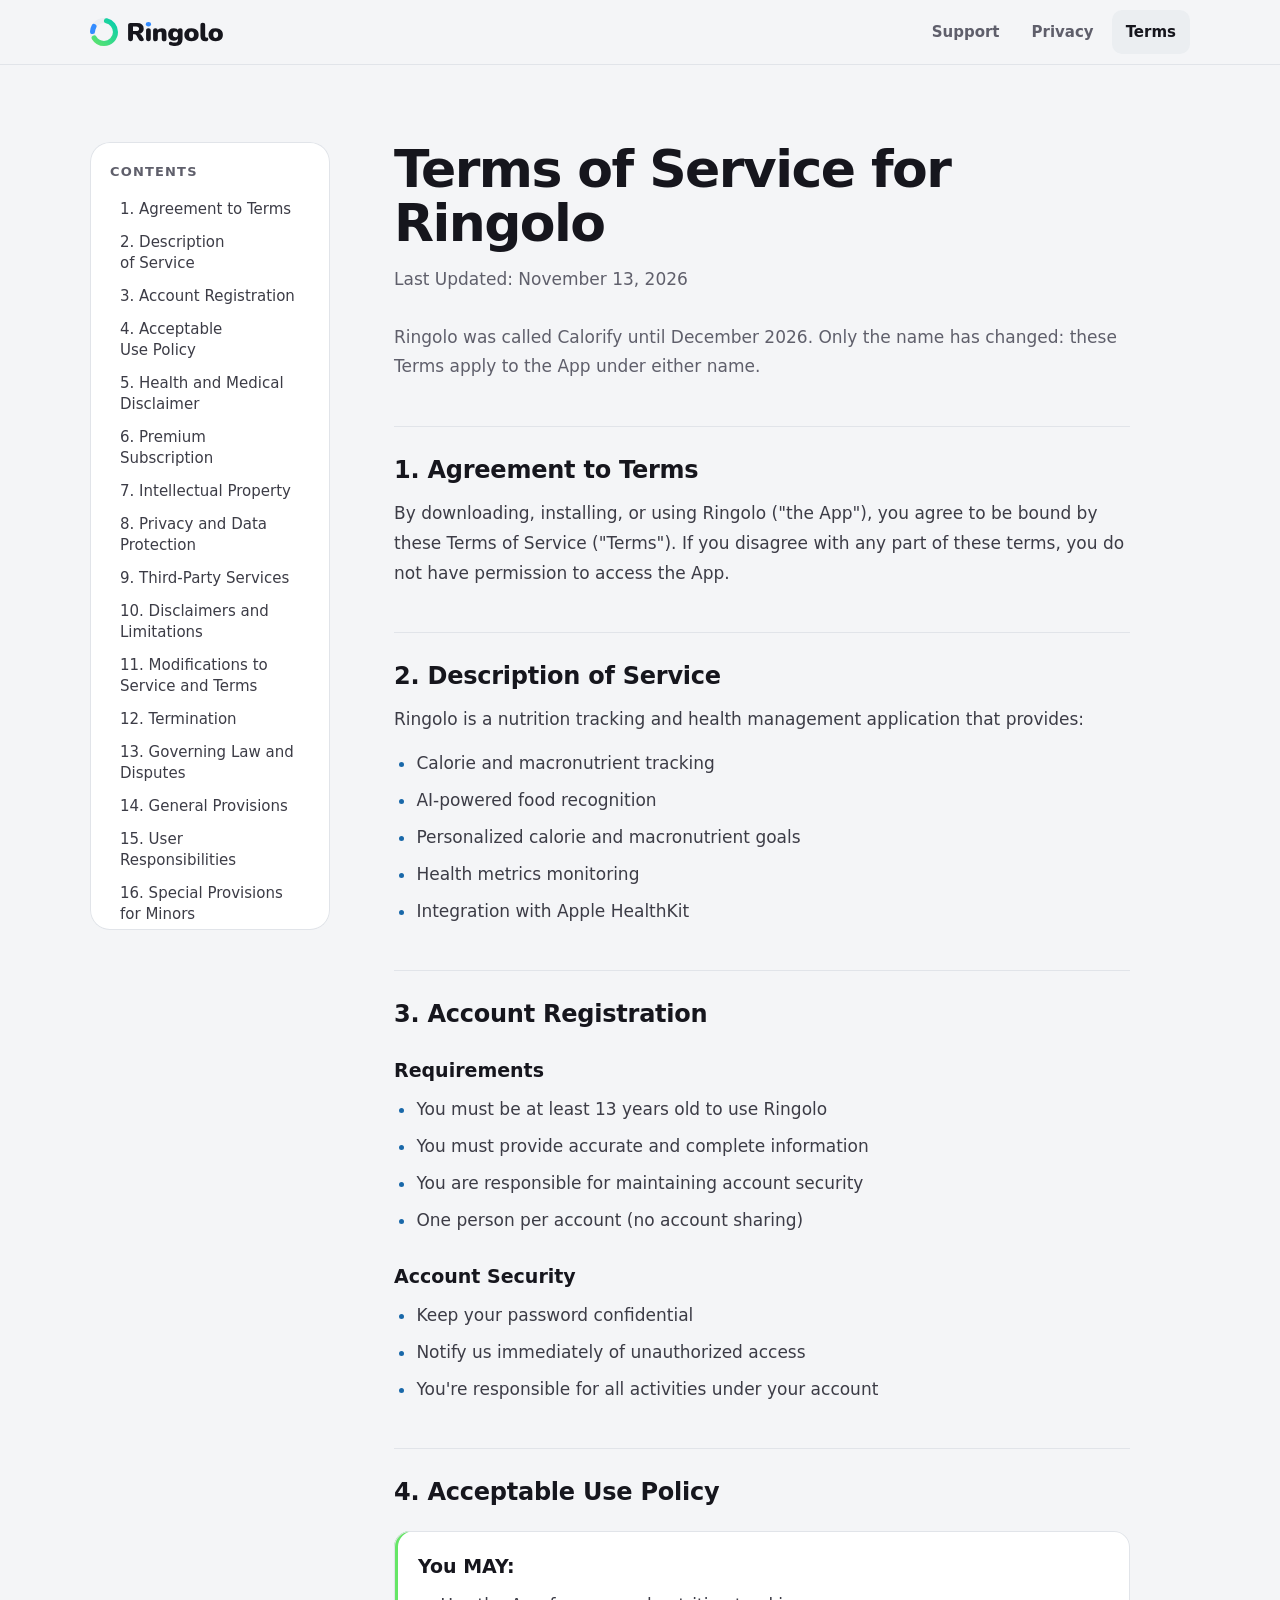
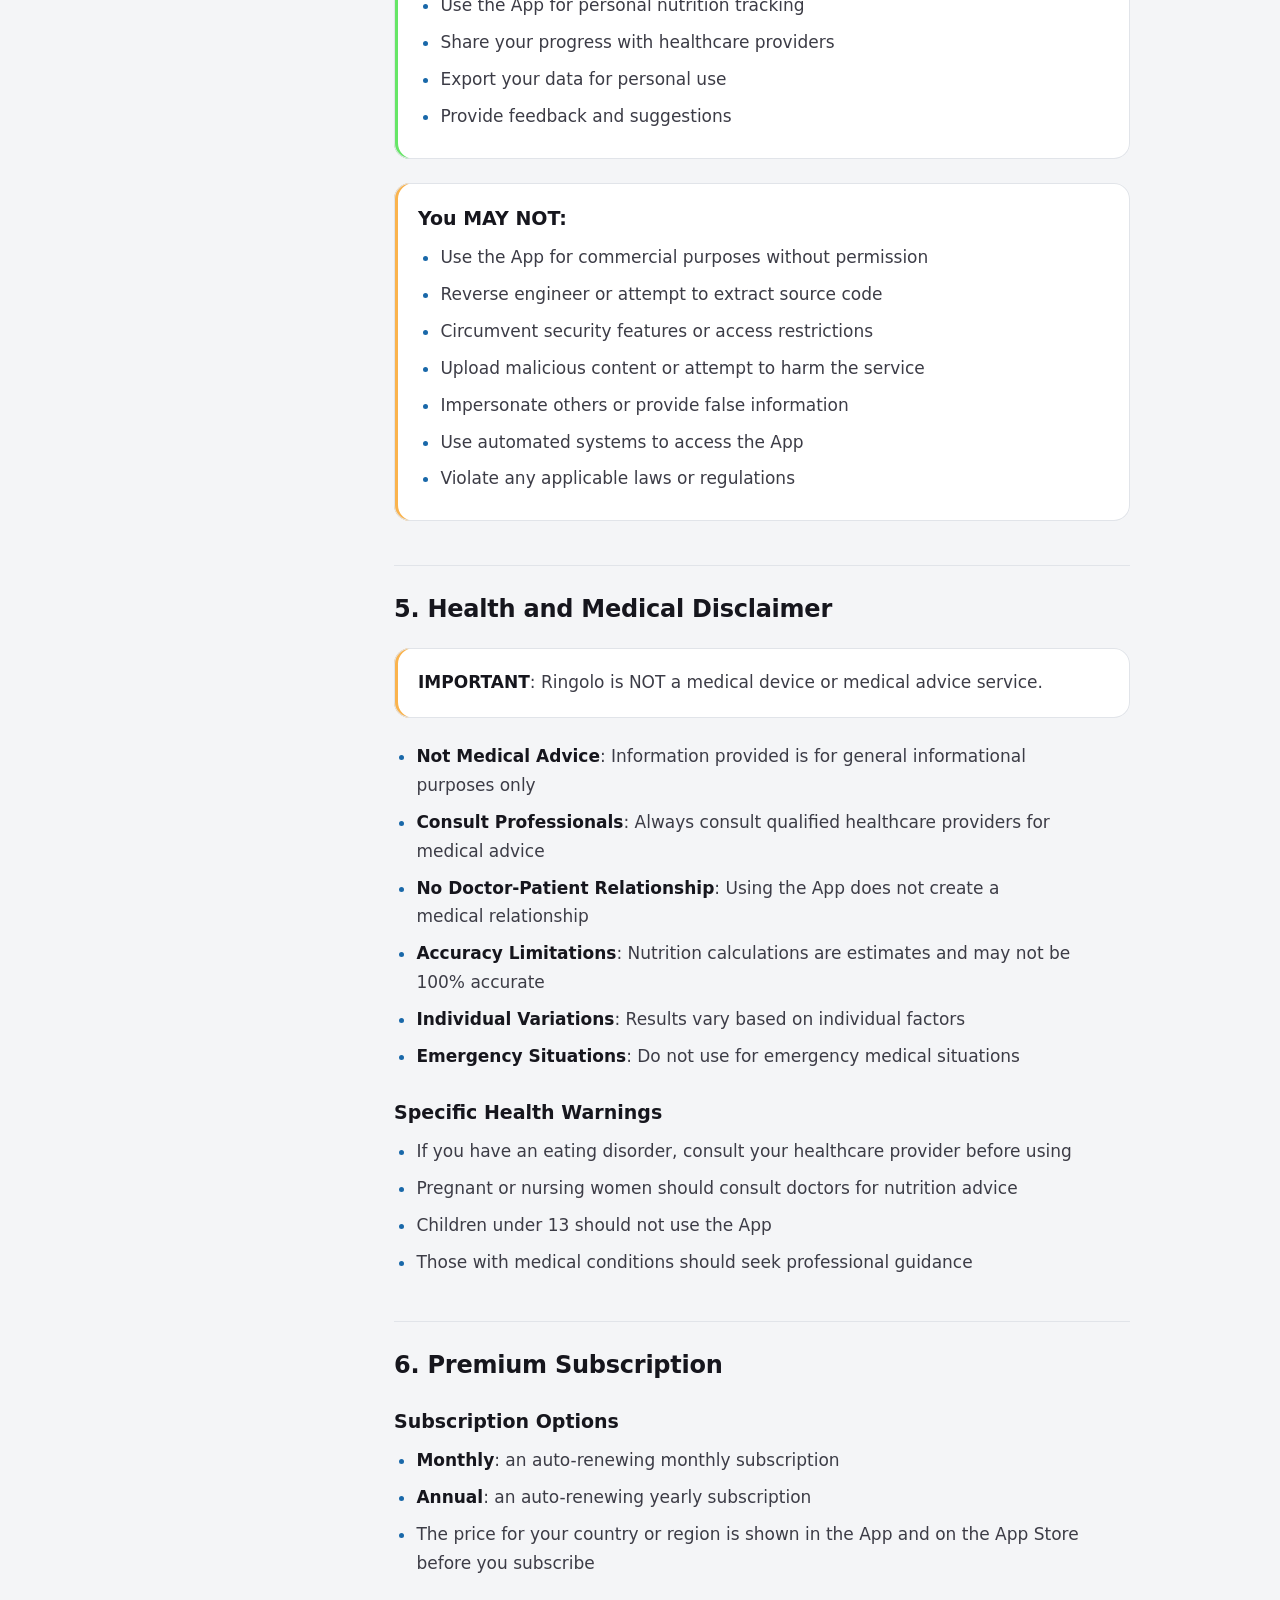
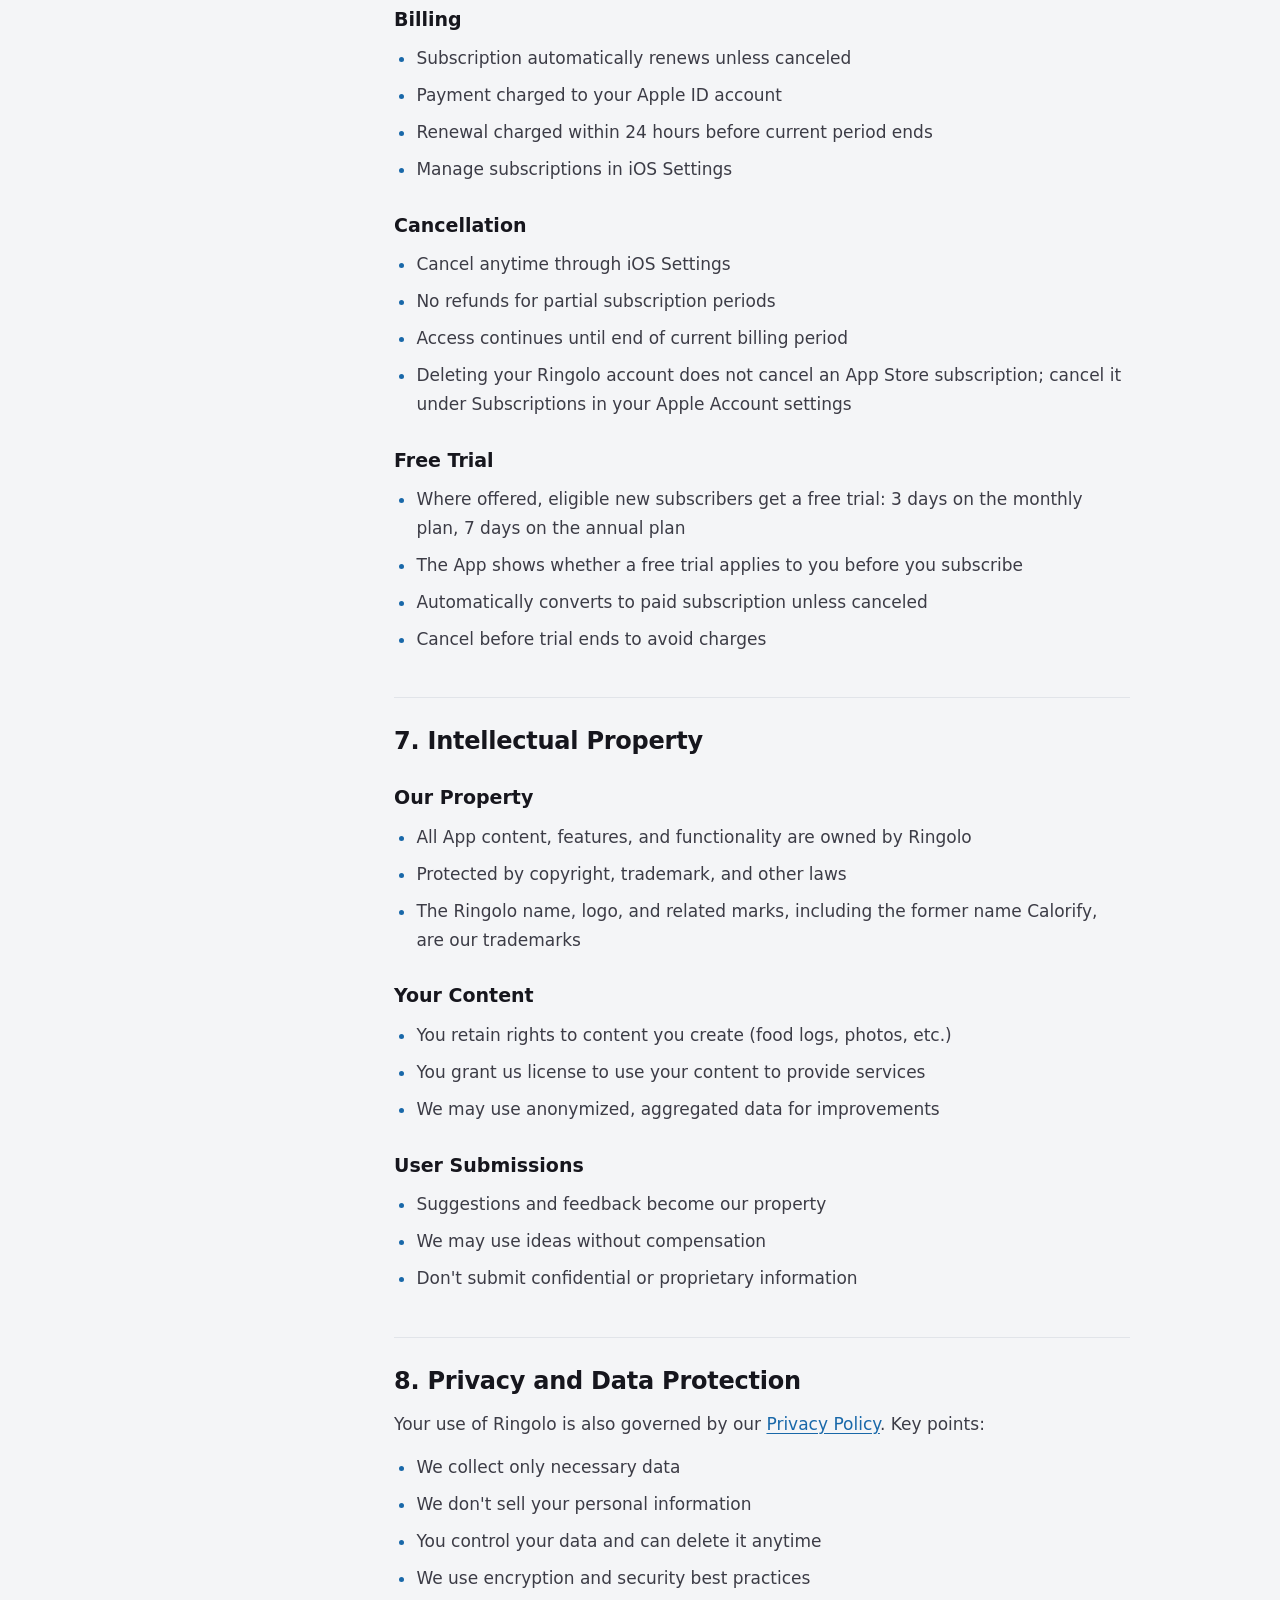
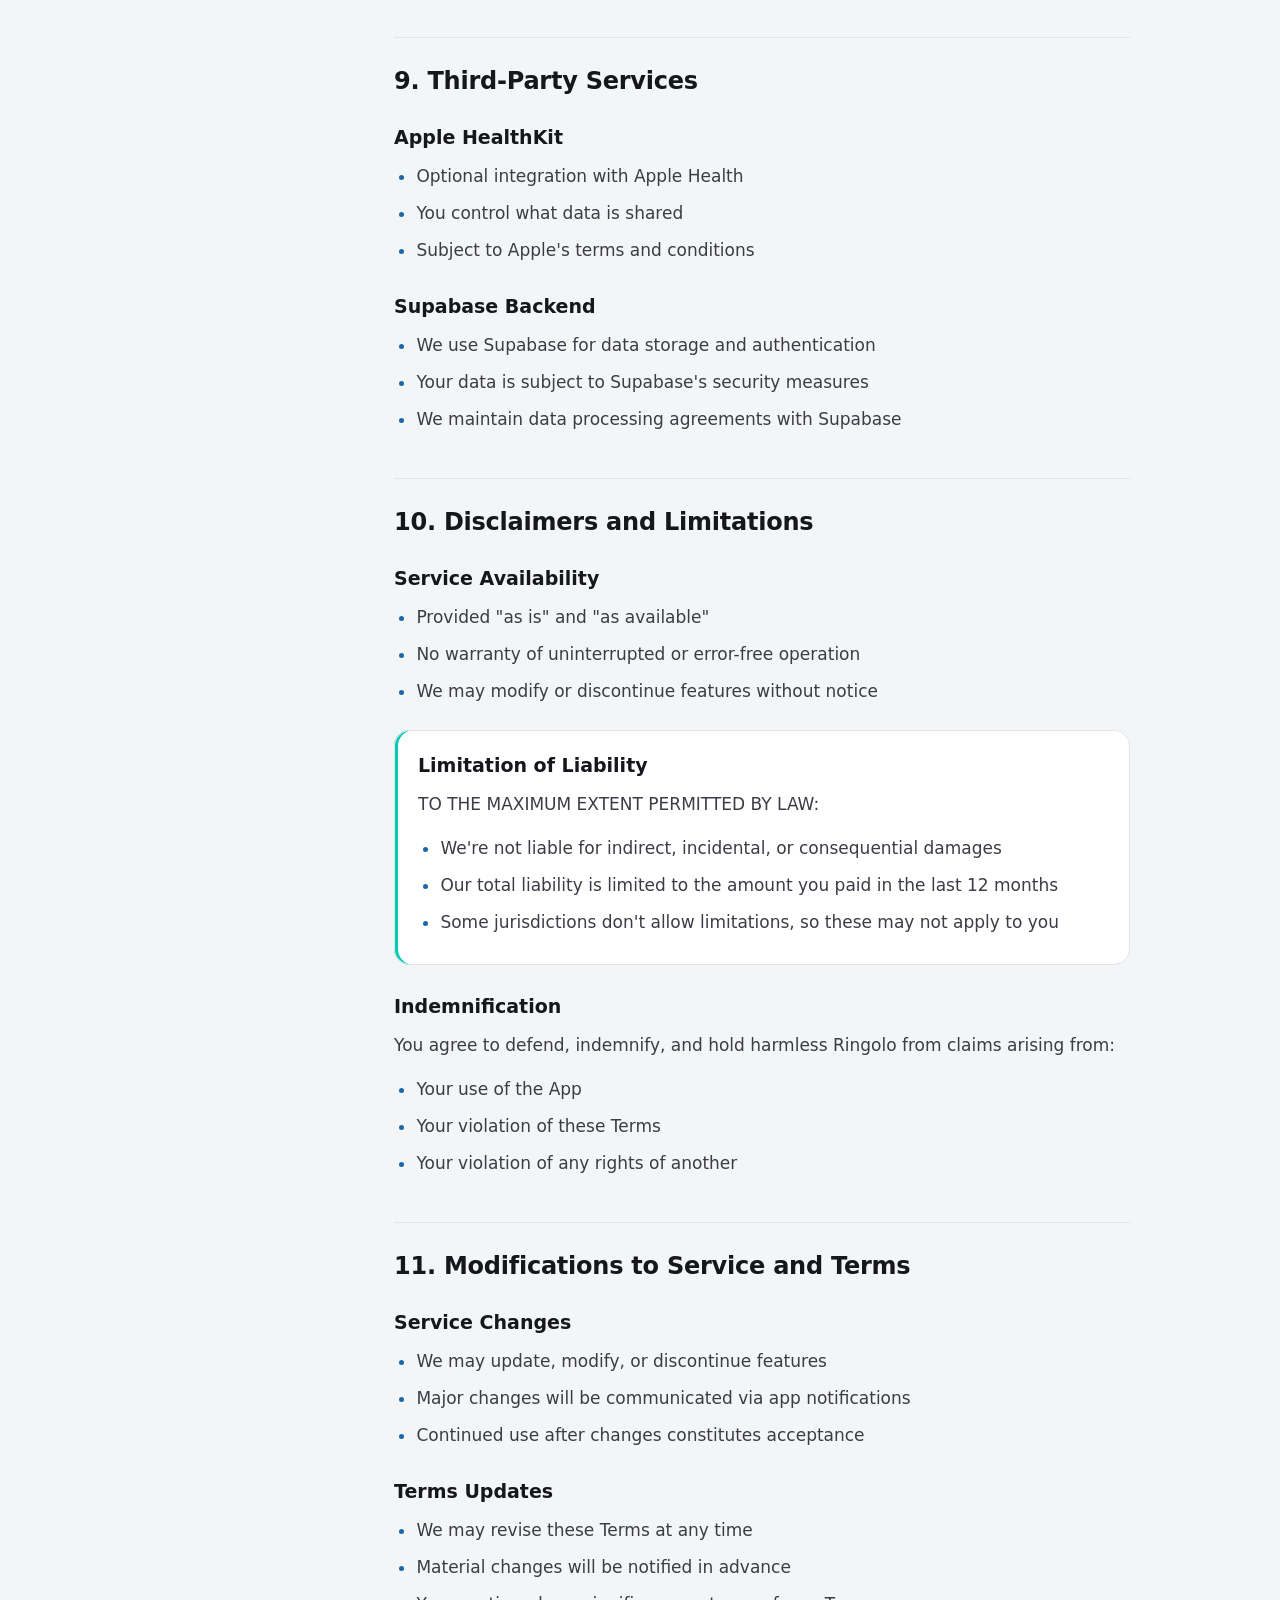
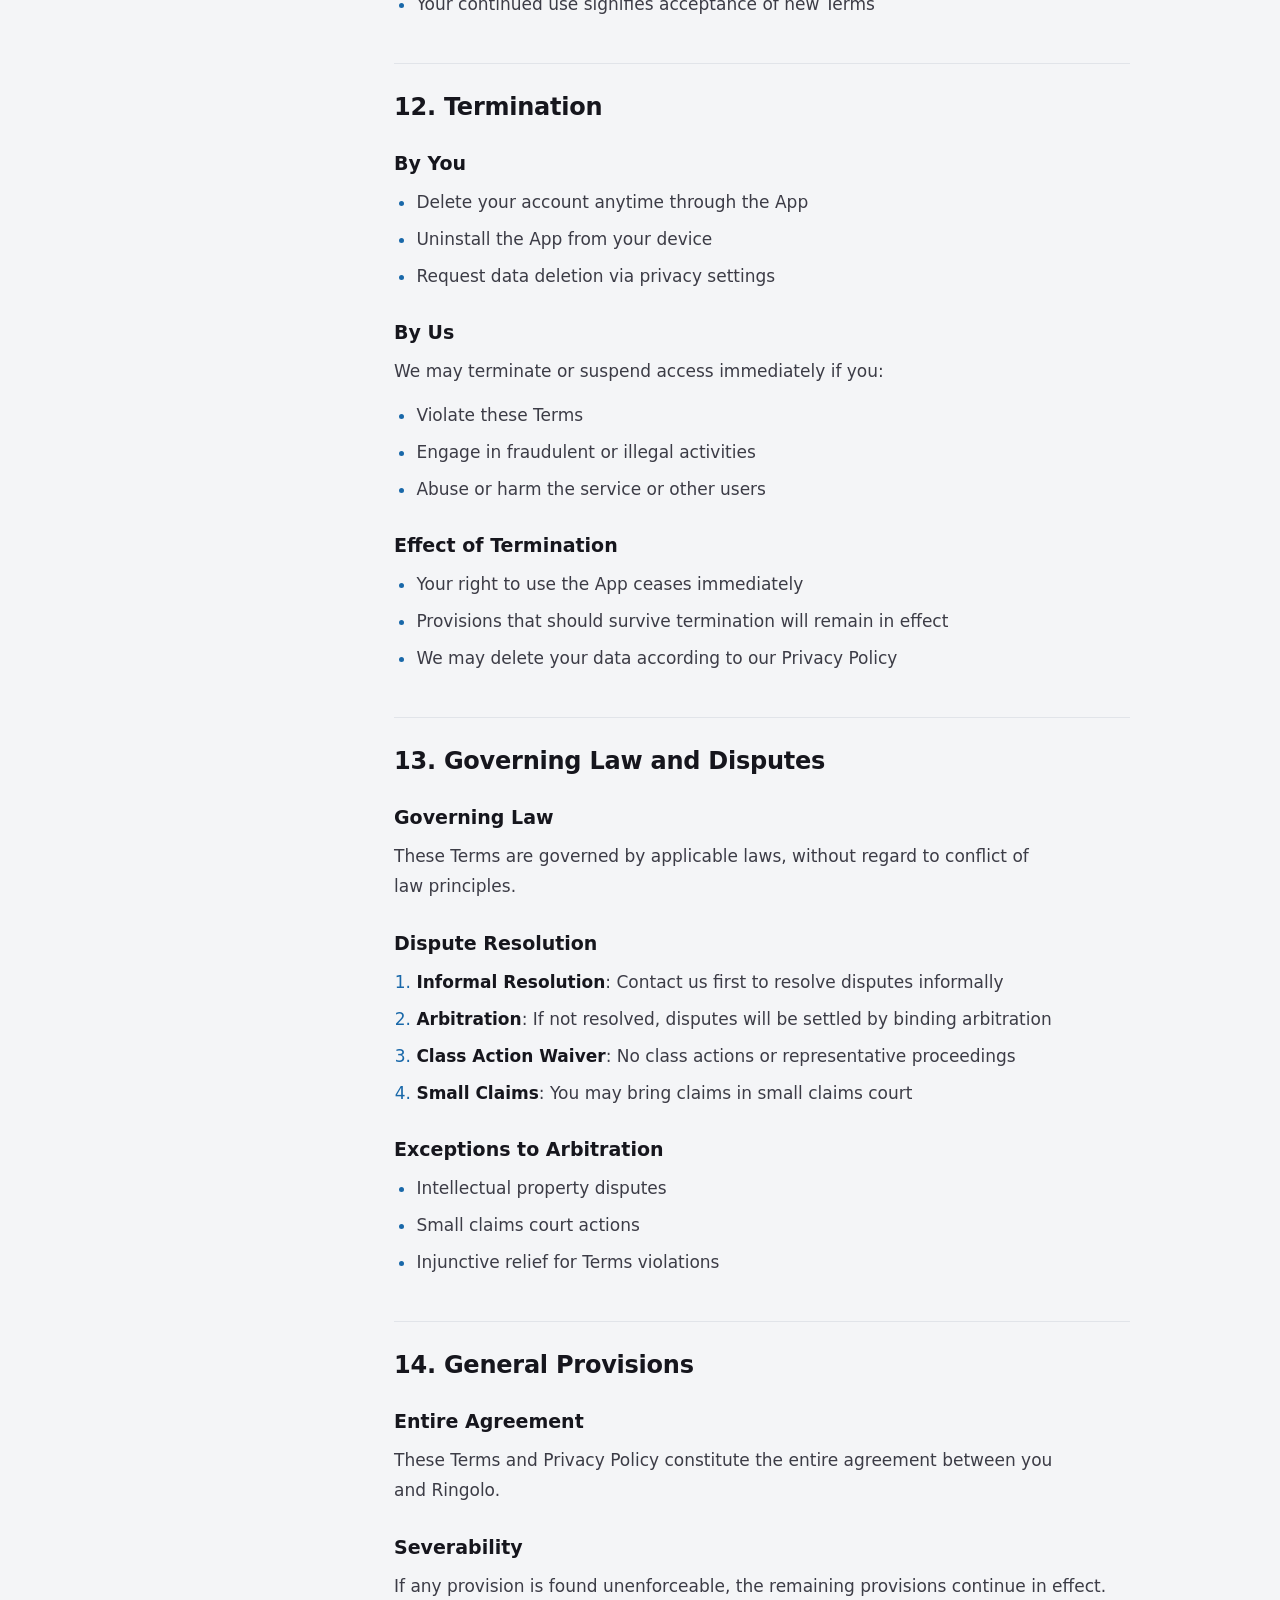
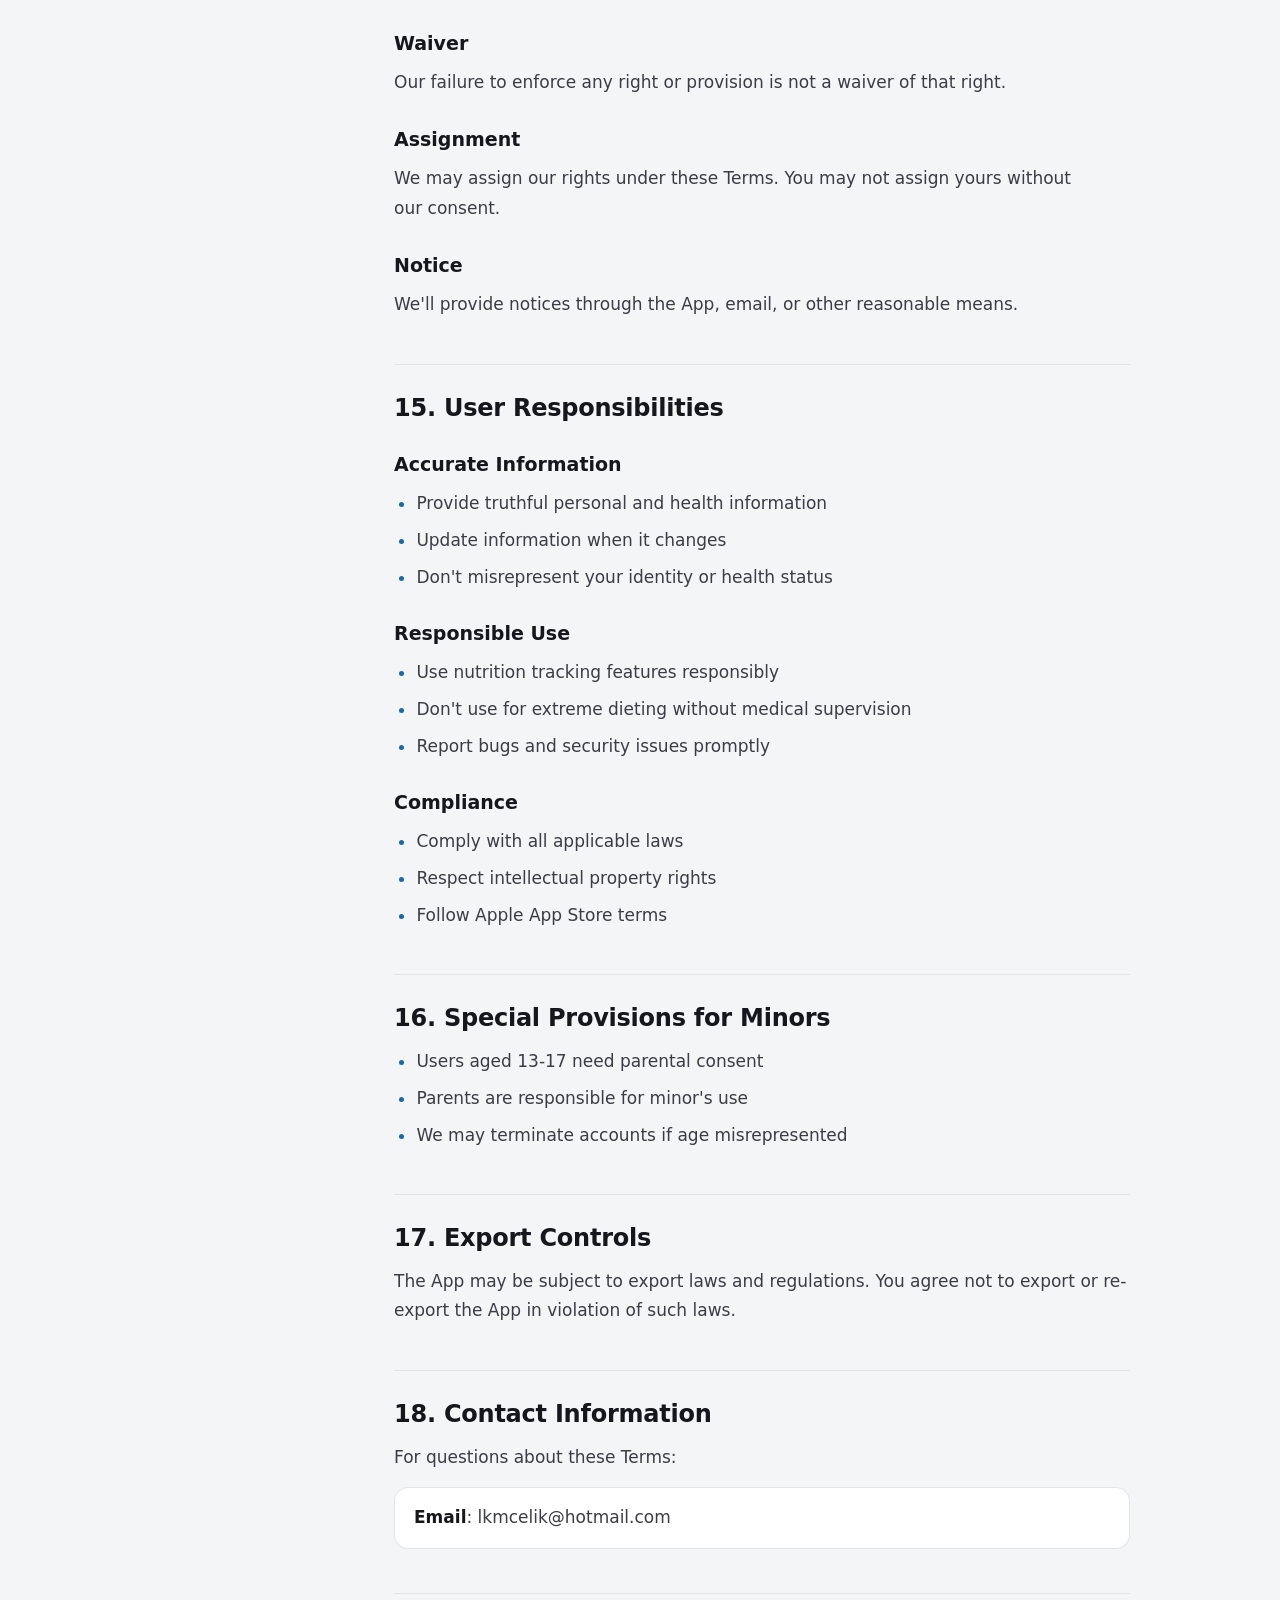
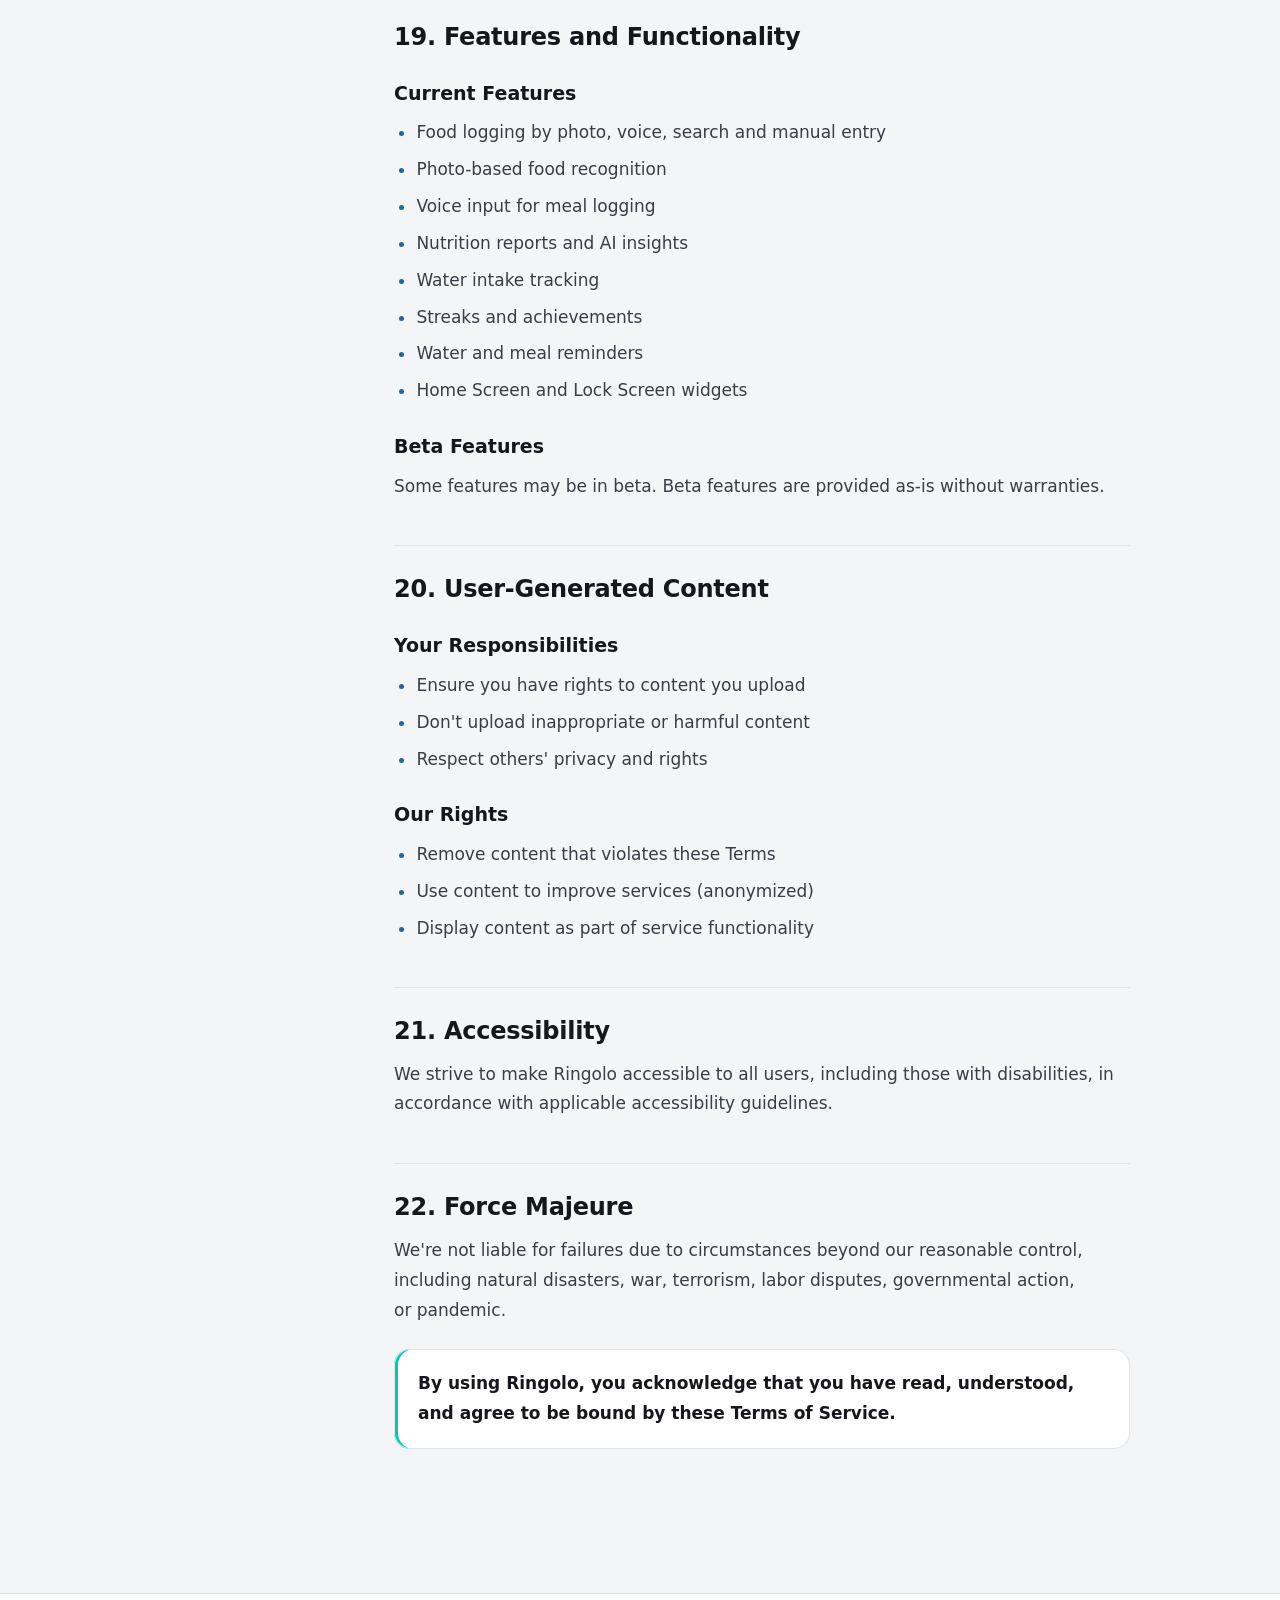
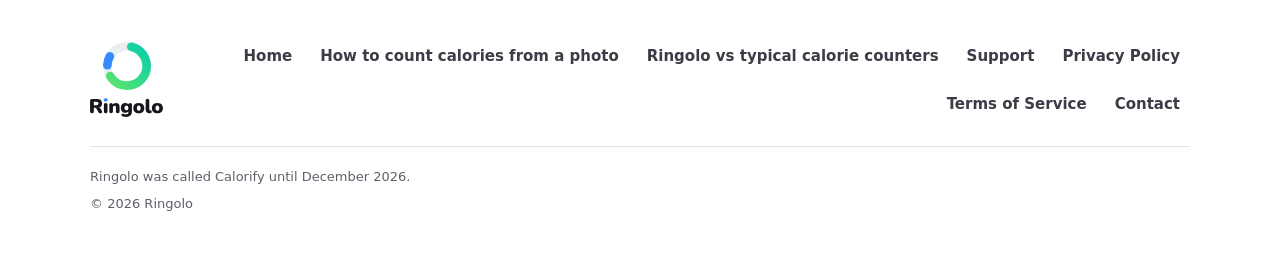
<file: terms.html>
<!DOCTYPE html>
<html lang="en">
<head>
    <meta charset="UTF-8">
    <meta name="viewport" content="width=device-width, initial-scale=1">
    <title>Terms of Service - Ringolo (formerly Calorify) | User Agreement & App Terms</title>
    <meta name="description" content="Ringolo (formerly Calorify) Terms of Service: the user agreement, app usage terms, subscription details and legal information.">
    <link rel="canonical" href="https://lkmcelik.github.io/ringolo/terms.html">

    <!-- Open Graph Meta Tags -->
    <meta property="og:title" content="Terms of Service - Ringolo">
    <meta property="og:description" content="Ringolo Terms of Service - User agreement and app usage terms for our nutrition tracking platform.">
    <meta property="og:type" content="website">
    <meta property="og:url" content="https://lkmcelik.github.io/ringolo/terms.html">
    <meta property="og:site_name" content="Ringolo">

    <!-- Additional Meta Tags -->
    <meta name="robots" content="index, follow">
    <meta name="author" content="Ringolo">

    <!-- Schema.org Structured Data -->
    <script type="application/ld+json">
    {
      "@context": "https://schema.org",
      "@type": "WebPage",
      "name": "Terms of Service",
      "description": "Ringolo (formerly Calorify) Terms of Service - User agreement and app terms",
      "url": "https://lkmcelik.github.io/ringolo/terms.html",
      "inLanguage": "en-US",
      "isPartOf": {
        "@type": "WebSite",
        "name": "Ringolo",
        "alternateName": "Calorify",
        "url": "https://lkmcelik.github.io/ringolo/"
      },
      "publisher": {
        "@type": "Organization",
        "name": "Ringolo",
        "alternateName": "Calorify",
        "url": "https://lkmcelik.github.io/ringolo/"
      },
      "dateModified": "2026-11-13",
      "breadcrumb": {
        "@type": "BreadcrumbList",
        "itemListElement": [
          {
            "@type": "ListItem",
            "position": 1,
            "name": "Home",
            "item": "https://lkmcelik.github.io/ringolo/"
          },
          {
            "@type": "ListItem",
            "position": 2,
            "name": "Terms of Service",
            "item": "https://lkmcelik.github.io/ringolo/terms.html"
          }
        ]
      }
    }
    </script>

    <meta name="color-scheme" content="light dark">
    <meta name="theme-color" content="#F4F5F7" media="(prefers-color-scheme: light)">
    <meta name="theme-color" content="#070B12" media="(prefers-color-scheme: dark)">
    <link rel="icon" type="image/png" sizes="64x64" href="img/icon-64.png">
    <link rel="apple-touch-icon" href="img/icon-180.png">
    <link rel="stylesheet" href="style.css">
</head>
<body>
    <a class="skip-link" href="#main">Skip to content</a>

    <header class="site-nav">
        <div class="nav-inner">
            <a class="lockup" href="index.html"><svg class="mark" viewBox="146 146 732 732" aria-hidden="true" focusable="false"><defs><linearGradient id="g-mark-nav" gradientUnits="userSpaceOnUse" x1="868" y1="156" x2="156" y2="868" gradientTransform="rotate(90 512 512)"><stop offset="0" stop-color="#00CCB3"/><stop offset="1" stop-color="#66E666"/></linearGradient></defs><circle class="mark-track" cx="512" cy="512" r="300"/><circle class="mark-arc" cx="512" cy="512" r="300" stroke="url(#g-mark-nav)" stroke-dasharray="1177 708" stroke-dashoffset="-66" transform="rotate(-90 512 512)"/><circle class="mark-seg" cx="512" cy="512" r="300" stroke-dasharray="140.3 1744.7" stroke-dashoffset="-1416.9" transform="rotate(-90 512 512)"/></svg><picture class="wordmark"><source srcset="img/wordmark-dark.svg" media="(prefers-color-scheme: dark)"><img src="img/wordmark-light.svg" alt="Ringolo" width="95" height="29"></picture></a>
            <nav class="nav-links nav-links--legal" aria-label="Help and legal">
                <a href="support/">Support</a>
                <a href="privacy.html">Privacy</a>
                <a href="terms.html" aria-current="page">Terms</a>
            </nav>
        </div>
    </header>

    <div class="legal-container">
        <aside class="toc-sidebar">
            <h2>Contents</h2>
            <ul class="toc-list">
                <li><a href="#agreement">1. Agreement to Terms</a></li>
                <li><a href="#description">2. Description of Service</a></li>
                <li><a href="#registration">3. Account Registration</a></li>
                <li><a href="#acceptable-use">4. Acceptable Use Policy</a></li>
                <li><a href="#health-disclaimer">5. Health and Medical Disclaimer</a></li>
                <li><a href="#subscription">6. Premium Subscription</a></li>
                <li><a href="#intellectual">7. Intellectual Property</a></li>
                <li><a href="#privacy">8. Privacy and Data Protection</a></li>
                <li><a href="#third-party-services">9. Third-Party Services</a></li>
                <li><a href="#disclaimers">10. Disclaimers and Limitations</a></li>
                <li><a href="#modifications">11. Modifications to Service and Terms</a></li>
                <li><a href="#termination">12. Termination</a></li>
                <li><a href="#governing">13. Governing Law and Disputes</a></li>
                <li><a href="#general">14. General Provisions</a></li>
                <li><a href="#responsibilities">15. User Responsibilities</a></li>
                <li><a href="#minors">16. Special Provisions for Minors</a></li>
                <li><a href="#export">17. Export Controls</a></li>
                <li><a href="#contact-info">18. Contact Information</a></li>
            </ul>
        </aside>

        <main class="legal-content" id="main">
            <h1>Terms of Service for Ringolo</h1>
            <p class="legal-date">Last Updated: November 13, 2026</p>
            <p class="legal-former">Ringolo was called Calorify until December 2026. Only the name has changed: these Terms apply to the App under either name.</p>

            <section id="agreement">
                <h2>1. Agreement to Terms</h2>
                <p>By downloading, installing, or using Ringolo ("the App"), you agree to be bound by these Terms of Service ("Terms"). If you disagree with any part of these terms, you do not have permission to access the App.</p>
            </section>

            <section id="description">
                <h2>2. Description of Service</h2>
                <p>Ringolo is a nutrition tracking and health management application that provides:</p>
                <ul>
                    <li>Calorie and macronutrient tracking</li>
                    <li>AI-powered food recognition</li>
                    <li>Personalized calorie and macronutrient goals</li>
                    <li>Health metrics monitoring</li>
                    <li>Integration with Apple HealthKit</li>
                </ul>
            </section>

            <section id="registration">
                <h2>3. Account Registration</h2>

                <h3>Requirements</h3>
                <ul>
                    <li>You must be at least 13 years old to use Ringolo</li>
                    <li>You must provide accurate and complete information</li>
                    <li>You are responsible for maintaining account security</li>
                    <li>One person per account (no account sharing)</li>
                </ul>

                <h3>Account Security</h3>
                <ul>
                    <li>Keep your password confidential</li>
                    <li>Notify us immediately of unauthorized access</li>
                    <li>You're responsible for all activities under your account</li>
                </ul>
            </section>

            <section id="acceptable-use">
                <h2>4. Acceptable Use Policy</h2>

                <div class="highlight-box success">
                    <h3>You MAY:</h3>
                    <ul>
                        <li>Use the App for personal nutrition tracking</li>
                        <li>Share your progress with healthcare providers</li>
                        <li>Export your data for personal use</li>
                        <li>Provide feedback and suggestions</li>
                    </ul>
                </div>

                <div class="highlight-box warning">
                    <h3>You MAY NOT:</h3>
                    <ul>
                        <li>Use the App for commercial purposes without permission</li>
                        <li>Reverse engineer or attempt to extract source code</li>
                        <li>Circumvent security features or access restrictions</li>
                        <li>Upload malicious content or attempt to harm the service</li>
                        <li>Impersonate others or provide false information</li>
                        <li>Use automated systems to access the App</li>
                        <li>Violate any applicable laws or regulations</li>
                    </ul>
                </div>
            </section>

            <section id="health-disclaimer">
                <h2>5. Health and Medical Disclaimer</h2>

                <div class="highlight-box warning">
                    <p><strong>IMPORTANT</strong>: Ringolo is NOT a medical device or medical advice service.</p>
                </div>

                <ul>
                    <li><strong>Not Medical Advice</strong>: Information provided is for general informational purposes only</li>
                    <li><strong>Consult Professionals</strong>: Always consult qualified healthcare providers for medical advice</li>
                    <li><strong>No Doctor-Patient Relationship</strong>: Using the App does not create a medical relationship</li>
                    <li><strong>Accuracy Limitations</strong>: Nutrition calculations are estimates and may not be 100% accurate</li>
                    <li><strong>Individual Variations</strong>: Results vary based on individual factors</li>
                    <li><strong>Emergency Situations</strong>: Do not use for emergency medical situations</li>
                </ul>

                <h3>Specific Health Warnings</h3>
                <ul>
                    <li>If you have an eating disorder, consult your healthcare provider before using</li>
                    <li>Pregnant or nursing women should consult doctors for nutrition advice</li>
                    <li>Children under 13 should not use the App</li>
                    <li>Those with medical conditions should seek professional guidance</li>
                </ul>
            </section>

            <section id="subscription">
                <h2>6. Premium Subscription</h2>

                <h3>Subscription Options</h3>
                <ul>
                    <li><strong>Monthly</strong>: an auto-renewing monthly subscription</li>
                    <li><strong>Annual</strong>: an auto-renewing yearly subscription</li>
                    <li>The price for your country or region is shown in the App and on the App Store before you subscribe</li>
                </ul>

                <h3>Billing</h3>
                <ul>
                    <li>Subscription automatically renews unless canceled</li>
                    <li>Payment charged to your Apple ID account</li>
                    <li>Renewal charged within 24 hours before current period ends</li>
                    <li>Manage subscriptions in iOS Settings</li>
                </ul>

                <h3>Cancellation</h3>
                <ul>
                    <li>Cancel anytime through iOS Settings</li>
                    <li>No refunds for partial subscription periods</li>
                    <li>Access continues until end of current billing period</li>
                    <li>Deleting your Ringolo account does not cancel an App Store subscription; cancel it under Subscriptions in your Apple Account settings</li>
                </ul>

                <h3>Free Trial</h3>
                <ul>
                    <li>Where offered, eligible new subscribers get a free trial: 3 days on the monthly plan, 7 days on the annual plan</li>
                    <li>The App shows whether a free trial applies to you before you subscribe</li>
                    <li>Automatically converts to paid subscription unless canceled</li>
                    <li>Cancel before trial ends to avoid charges</li>
                </ul>
            </section>

            <section id="intellectual">
                <h2>7. Intellectual Property</h2>

                <h3>Our Property</h3>
                <ul>
                    <li>All App content, features, and functionality are owned by Ringolo</li>
                    <li>Protected by copyright, trademark, and other laws</li>
                    <li>The Ringolo name, logo, and related marks, including the former name Calorify, are our trademarks</li>
                </ul>

                <h3>Your Content</h3>
                <ul>
                    <li>You retain rights to content you create (food logs, photos, etc.)</li>
                    <li>You grant us license to use your content to provide services</li>
                    <li>We may use anonymized, aggregated data for improvements</li>
                </ul>

                <h3>User Submissions</h3>
                <ul>
                    <li>Suggestions and feedback become our property</li>
                    <li>We may use ideas without compensation</li>
                    <li>Don't submit confidential or proprietary information</li>
                </ul>
            </section>

            <section id="privacy">
                <h2>8. Privacy and Data Protection</h2>
                <p>Your use of Ringolo is also governed by our <a href="privacy.html">Privacy Policy</a>. Key points:</p>
                <ul>
                    <li>We collect only necessary data</li>
                    <li>We don't sell your personal information</li>
                    <li>You control your data and can delete it anytime</li>
                    <li>We use encryption and security best practices</li>
                </ul>
            </section>

            <section id="third-party-services">
                <h2>9. Third-Party Services</h2>

                <h3>Apple HealthKit</h3>
                <ul>
                    <li>Optional integration with Apple Health</li>
                    <li>You control what data is shared</li>
                    <li>Subject to Apple's terms and conditions</li>
                </ul>

                <h3>Supabase Backend</h3>
                <ul>
                    <li>We use Supabase for data storage and authentication</li>
                    <li>Your data is subject to Supabase's security measures</li>
                    <li>We maintain data processing agreements with Supabase</li>
                </ul>
            </section>

            <section id="disclaimers">
                <h2>10. Disclaimers and Limitations</h2>

                <h3>Service Availability</h3>
                <ul>
                    <li>Provided "as is" and "as available"</li>
                    <li>No warranty of uninterrupted or error-free operation</li>
                    <li>We may modify or discontinue features without notice</li>
                </ul>

                <div class="highlight-box">
                    <h3>Limitation of Liability</h3>
                    <p>TO THE MAXIMUM EXTENT PERMITTED BY LAW:</p>
                    <ul>
                        <li>We're not liable for indirect, incidental, or consequential damages</li>
                        <li>Our total liability is limited to the amount you paid in the last 12 months</li>
                        <li>Some jurisdictions don't allow limitations, so these may not apply to you</li>
                    </ul>
                </div>

                <h3>Indemnification</h3>
                <p>You agree to defend, indemnify, and hold harmless Ringolo from claims arising from:</p>
                <ul>
                    <li>Your use of the App</li>
                    <li>Your violation of these Terms</li>
                    <li>Your violation of any rights of another</li>
                </ul>
            </section>

            <section id="modifications">
                <h2>11. Modifications to Service and Terms</h2>

                <h3>Service Changes</h3>
                <ul>
                    <li>We may update, modify, or discontinue features</li>
                    <li>Major changes will be communicated via app notifications</li>
                    <li>Continued use after changes constitutes acceptance</li>
                </ul>

                <h3>Terms Updates</h3>
                <ul>
                    <li>We may revise these Terms at any time</li>
                    <li>Material changes will be notified in advance</li>
                    <li>Your continued use signifies acceptance of new Terms</li>
                </ul>
            </section>

            <section id="termination">
                <h2>12. Termination</h2>

                <h3>By You</h3>
                <ul>
                    <li>Delete your account anytime through the App</li>
                    <li>Uninstall the App from your device</li>
                    <li>Request data deletion via privacy settings</li>
                </ul>

                <h3>By Us</h3>
                <p>We may terminate or suspend access immediately if you:</p>
                <ul>
                    <li>Violate these Terms</li>
                    <li>Engage in fraudulent or illegal activities</li>
                    <li>Abuse or harm the service or other users</li>
                </ul>

                <h3>Effect of Termination</h3>
                <ul>
                    <li>Your right to use the App ceases immediately</li>
                    <li>Provisions that should survive termination will remain in effect</li>
                    <li>We may delete your data according to our Privacy Policy</li>
                </ul>
            </section>

            <section id="governing">
                <h2>13. Governing Law and Disputes</h2>

                <h3>Governing Law</h3>
                <p>These Terms are governed by applicable laws, without regard to conflict of law principles.</p>

                <h3>Dispute Resolution</h3>
                <ol>
                    <li><strong>Informal Resolution</strong>: Contact us first to resolve disputes informally</li>
                    <li><strong>Arbitration</strong>: If not resolved, disputes will be settled by binding arbitration</li>
                    <li><strong>Class Action Waiver</strong>: No class actions or representative proceedings</li>
                    <li><strong>Small Claims</strong>: You may bring claims in small claims court</li>
                </ol>

                <h3>Exceptions to Arbitration</h3>
                <ul>
                    <li>Intellectual property disputes</li>
                    <li>Small claims court actions</li>
                    <li>Injunctive relief for Terms violations</li>
                </ul>
            </section>

            <section id="general">
                <h2>14. General Provisions</h2>

                <h3>Entire Agreement</h3>
                <p>These Terms and Privacy Policy constitute the entire agreement between you and Ringolo.</p>

                <h3>Severability</h3>
                <p>If any provision is found unenforceable, the remaining provisions continue in effect.</p>

                <h3>Waiver</h3>
                <p>Our failure to enforce any right or provision is not a waiver of that right.</p>

                <h3>Assignment</h3>
                <p>We may assign our rights under these Terms. You may not assign yours without our consent.</p>

                <h3>Notice</h3>
                <p>We'll provide notices through the App, email, or other reasonable means.</p>
            </section>

            <section id="responsibilities">
                <h2>15. User Responsibilities</h2>

                <h3>Accurate Information</h3>
                <ul>
                    <li>Provide truthful personal and health information</li>
                    <li>Update information when it changes</li>
                    <li>Don't misrepresent your identity or health status</li>
                </ul>

                <h3>Responsible Use</h3>
                <ul>
                    <li>Use nutrition tracking features responsibly</li>
                    <li>Don't use for extreme dieting without medical supervision</li>
                    <li>Report bugs and security issues promptly</li>
                </ul>

                <h3>Compliance</h3>
                <ul>
                    <li>Comply with all applicable laws</li>
                    <li>Respect intellectual property rights</li>
                    <li>Follow Apple App Store terms</li>
                </ul>
            </section>

            <section id="minors">
                <h2>16. Special Provisions for Minors</h2>
                <ul>
                    <li>Users aged 13-17 need parental consent</li>
                    <li>Parents are responsible for minor's use</li>
                    <li>We may terminate accounts if age misrepresented</li>
                </ul>
            </section>

            <section id="export">
                <h2>17. Export Controls</h2>
                <p>The App may be subject to export laws and regulations. You agree not to export or re-export the App in violation of such laws.</p>
            </section>

            <section id="contact-info">
                <h2>18. Contact Information</h2>
                <p>For questions about these Terms:</p>
                <div class="contact-info">
                    <p><strong>Email</strong>: lkmcelik@hotmail.com</p>
                </div>
            </section>

            <section>
                <h2>19. Features and Functionality</h2>

                <h3>Current Features</h3>
                <ul>
                    <li>Food logging by photo, voice, search and manual entry</li>
                    <li>Photo-based food recognition</li>
                    <li>Voice input for meal logging</li>
                    <li>Nutrition reports and AI insights</li>
                    <li>Water intake tracking</li>
                    <li>Streaks and achievements</li>
                    <li>Water and meal reminders</li>
                    <li>Home Screen and Lock Screen widgets</li>
                </ul>

                <h3>Beta Features</h3>
                <p>Some features may be in beta. Beta features are provided as-is without warranties.</p>
            </section>

            <section>
                <h2>20. User-Generated Content</h2>

                <h3>Your Responsibilities</h3>
                <ul>
                    <li>Ensure you have rights to content you upload</li>
                    <li>Don't upload inappropriate or harmful content</li>
                    <li>Respect others' privacy and rights</li>
                </ul>

                <h3>Our Rights</h3>
                <ul>
                    <li>Remove content that violates these Terms</li>
                    <li>Use content to improve services (anonymized)</li>
                    <li>Display content as part of service functionality</li>
                </ul>
            </section>

            <section>
                <h2>21. Accessibility</h2>
                <p>We strive to make Ringolo accessible to all users, including those with disabilities, in accordance with applicable accessibility guidelines.</p>
            </section>

            <section>
                <h2>22. Force Majeure</h2>
                <p>We're not liable for failures due to circumstances beyond our reasonable control, including natural disasters, war, terrorism, labor disputes, governmental action, or pandemic.</p>
            </section>

            <div class="highlight-box">
                <p class="legal-footer"><strong>By using Ringolo, you acknowledge that you have read, understood, and agree to be bound by these Terms of Service.</strong></p>
            </div>
        </main>
    </div>

    <footer class="site-footer">
        <div class="footer-inner">
            <div class="lockup lockup--stacked"><svg class="mark" viewBox="146 146 732 732" aria-hidden="true" focusable="false"><defs><linearGradient id="g-mark-foot" gradientUnits="userSpaceOnUse" x1="868" y1="156" x2="156" y2="868" gradientTransform="rotate(90 512 512)"><stop offset="0" stop-color="#00CCB3"/><stop offset="1" stop-color="#66E666"/></linearGradient></defs><circle class="mark-track" cx="512" cy="512" r="300"/><circle class="mark-arc" cx="512" cy="512" r="300" stroke="url(#g-mark-foot)" stroke-dasharray="1177 708" stroke-dashoffset="-66" transform="rotate(-90 512 512)"/><circle class="mark-seg" cx="512" cy="512" r="300" stroke-dasharray="140.3 1744.7" stroke-dashoffset="-1416.9" transform="rotate(-90 512 512)"/></svg><picture class="wordmark"><source srcset="img/wordmark-dark.svg" media="(prefers-color-scheme: dark)"><img src="img/wordmark-light.svg" alt="Ringolo" width="95" height="29"></picture></div>
            <nav class="footer-links" aria-label="Site">
                <a href="index.html">Home</a>
                <a href="count-calories-from-a-photo/">How to count calories from a photo</a>
                <a href="ringolo-vs-typical-calorie-counters/">Ringolo vs typical calorie counters</a>
                <a href="support/">Support</a>
                <a href="privacy.html">Privacy Policy</a>
                <a href="terms.html">Terms of Service</a>
                <a href="mailto:lkmcelik@hotmail.com">Contact</a>
            </nav>
            <div class="footer-fine">
                <p>Ringolo was called Calorify until December 2026.</p>
                <p>&copy; 2026 Ringolo</p>
            </div>
        </div>
    </footer>

    <script src="script.js" defer></script>
</body>
</html>
</file>
<file: style.css>
/* Ringolo site (formerly Calorify): a light theme built on the app's brand tokens, with the dark theme for
   visitors who prefer dark. Brand ring: gradient #00CCB3 -> #66E666 (BrandColorTokens.calorieRing) plus the
   blue "this meal" segment (#338CFF light, #66B3F2 dark). Text accents use primaryStrong #1968A9 on light. */

:root {
    --night: #F4F5F7;
    --deck: #FFFFFF;
    --raise: #EBEEF1;
    --rim: #E1E4E9;
    --rim-hi: #CDD2D9;
    --frost: #16161D;
    --text: #3C3C46;
    --haze: #5F5F6B;
    --teal: #00CCB3;
    --green: #66E666;
    --accent: #1968A9;
    --accent-hover: #124E80;
    --brand-blue: #338CFF;
    --ring-track: #EBEEF1;
    --fat: #FAB34D;
    --pill-ink: #8A5100;
    --pill-bg: rgba(250, 179, 77, 0.16);
    --pill-rim: rgba(176, 110, 0, 0.4);
    --nav-bg: rgba(244, 245, 247, 0.86);
    --glow: rgba(0, 204, 179, 0.16);
    --shadow-phone: 0 0 0 1px rgba(22, 22, 29, 0.12), 0 34px 70px -30px rgba(22, 22, 29, 0.45), 0 80px 120px -70px rgba(22, 22, 29, 0.3);
    --shadow-card: 0 0 0 1px rgba(22, 22, 29, 0.1), 0 30px 60px -26px rgba(22, 22, 29, 0.4);
    --app-bg: #141417;
    --ring: linear-gradient(135deg, var(--teal), var(--green));

    --font-display: ui-rounded, "SF Pro Rounded", system-ui, -apple-system, BlinkMacSystemFont, "Segoe UI", Roboto, sans-serif;
    --font-text: -apple-system, BlinkMacSystemFont, "SF Pro Text", system-ui, "Segoe UI", Roboto, "Helvetica Neue", Arial, sans-serif;

    --max: 1180px;
    --gutter: clamp(16px, 4vw, 40px);
    --nav-h: 64px;

    color-scheme: light;
}

@media (prefers-color-scheme: dark) {
    :root {
        --night: #070B12;
        --deck: #0C121B;
        --raise: #111925;
        --rim: #1B2430;
        --rim-hi: #2A3646;
        --frost: #EDF1F5;
        --text: #C9D1DA;
        --haze: #9AA6B4;
        --accent: #00CCB3;
        --accent-hover: #66E666;
        --brand-blue: #66B3F2;
        --ring-track: rgba(255, 255, 255, 0.16);
        --pill-ink: #FAB34D;
        --pill-bg: rgba(250, 179, 77, 0.1);
        --pill-rim: rgba(250, 179, 77, 0.45);
        --nav-bg: rgba(7, 11, 18, 0.82);
        --glow: rgba(0, 204, 179, 0.22);
        --shadow-phone: 0 0 0 1px #2E3947, 0 34px 70px -24px rgba(0, 0, 0, 0.85), 0 80px 120px -60px rgba(0, 0, 0, 0.7);
        --shadow-card: 0 0 0 1px var(--rim-hi), 0 30px 60px -20px rgba(0, 0, 0, 0.8);

        color-scheme: dark;
    }
}

*,
*::before,
*::after {
    box-sizing: border-box;
}

html {
    -webkit-text-size-adjust: 100%;
    text-size-adjust: 100%;
    scroll-behavior: smooth;
}

body {
    margin: 0;
    background: var(--night);
    color: var(--text);
    font-family: var(--font-text);
    font-size: 1.0625rem;
    line-height: 1.6;
    -webkit-font-smoothing: antialiased;
    overflow-x: hidden;
}

img,
svg {
    display: block;
    max-width: 100%;
}

p,
li,
dd,
summary {
    text-wrap: pretty;
}

img {
    height: auto;
}

h1,
h2,
h3,
h4,
p,
ul,
ol,
dl,
dd,
figure {
    margin: 0;
}

a {
    color: var(--accent);
    text-underline-offset: 0.18em;
}

a:hover {
    color: var(--accent-hover);
}

:focus-visible {
    outline: 3px solid var(--accent);
    outline-offset: 3px;
    border-radius: 6px;
}

[id] {
    scroll-margin-top: calc(var(--nav-h) + 16px);
}

.visually-hidden {
    position: absolute !important;
    width: 1px;
    height: 1px;
    padding: 0;
    margin: -1px;
    overflow: hidden;
    clip: rect(0 0 0 0);
    white-space: nowrap;
    border: 0;
}

.skip-link {
    position: absolute;
    left: 16px;
    top: -100px;
    z-index: 100;
    padding: 12px 18px;
    border-radius: 12px;
    background: var(--frost);
    color: var(--night);
    font-weight: 600;
    text-decoration: none;
}

.skip-link:focus {
    top: 12px;
}

.display {
    font-family: var(--font-display);
    font-weight: 800;
    color: var(--frost);
    letter-spacing: -0.022em;
    line-height: 1.04;
    text-wrap: balance;
}

.eyebrow {
    display: inline-flex;
    align-items: center;
    gap: 8px;
    margin-bottom: 18px;
    color: var(--haze);
    font-size: 0.8125rem;
    font-weight: 700;
    letter-spacing: 0.09em;
    text-transform: uppercase;
}

.eyebrow::before {
    content: "";
    width: 10px;
    height: 10px;
    border-radius: 50%;
    border: 2.5px solid var(--teal);
    flex: none;
}

/* Brand: ring mark and "Ringolo" wordmark (brand notes §2). Lockups never mirror in RTL. */

.mark {
    flex: none;
    overflow: visible;
}

.mark-track,
.mark-arc,
.mark-seg {
    fill: none;
    stroke-width: 132;
}

.mark-track {
    stroke: var(--ring-track);
}

.mark-arc,
.mark-seg {
    stroke-linecap: round;
}

.mark-seg {
    stroke: var(--brand-blue);
}

/* The wordmark is a static SVG of paths (img/wordmark-light.svg, img/wordmark-dark.svg), drawn from Nunito Black
   with the i's tittle in the brand blue; no web font is loaded. Its viewBox is centred on the cap-height centre:
   width = 5.0922 x cap height, height = 1.5532 x cap height, cap top 0.2766 x cap height below the top. */
.wordmark {
    display: block;
    flex: none;
}

.wordmark img {
    width: auto;
    height: calc(var(--cap) * 1.5532);
}

/* Compact lockup: mark D = 1.5 x cap height, vertically centred on the caps, gap 0.35 D. */
.lockup {
    --d: 28px;
    --cap: calc(var(--d) / 1.5);
    direction: ltr;
    flex: none;
    display: inline-flex;
    align-items: center;
    gap: calc(var(--d) * 0.35);
    min-height: 44px;
    text-decoration: none;
}

.lockup .mark {
    width: var(--d);
    height: var(--d);
}

/* Full (stacked) lockup: wordmark cap height 0.30 D, 0.18 D below the mark. */
.lockup--stacked {
    --d: 48px;
    --cap: calc(var(--d) * 0.3);
    flex-direction: column;
    gap: calc(var(--d) * 0.18 - var(--cap) * 0.2766);
}

/* Navigation */

.site-nav {
    position: sticky;
    top: 0;
    z-index: 50;
    background: var(--nav-bg);
    -webkit-backdrop-filter: saturate(140%) blur(16px);
    backdrop-filter: saturate(140%) blur(16px);
    border-bottom: 1px solid var(--rim);
}

.nav-inner {
    max-width: var(--max);
    margin: 0 auto;
    padding: 0 var(--gutter);
    height: var(--nav-h);
    display: flex;
    align-items: center;
    gap: 24px;
}

.nav-links {
    display: flex;
    gap: 4px;
    margin-left: auto;
}

.nav-links a {
    display: inline-flex;
    align-items: center;
    min-height: 44px;
    padding: 0 14px;
    border-radius: 10px;
    color: var(--haze);
    font-size: 0.9375rem;
    font-weight: 600;
    text-decoration: none;
}

.nav-links a:hover,
.nav-links a[aria-current="page"] {
    color: var(--frost);
}

.nav-links a[aria-current="page"] {
    background: var(--raise);
}

.nav-get {
    display: inline-flex;
    align-items: center;
    min-height: 44px;
    padding: 0 18px;
    border-radius: 999px;
    background: var(--ring);
    color: #04140F;
    font-size: 0.9375rem;
    font-weight: 700;
    text-decoration: none;
}

.nav-get:hover {
    color: #04140F;
    filter: brightness(1.08);
}

.lockup + .nav-get {
    margin-left: auto;
}

/* Apple's official App Store badge, unaltered (img/app-store-badge.svg). Height stays at or above Apple's
   40 px minimum, and neighbours keep at least a quarter of the badge height as clear space. */

.store-badge {
    display: inline-block;
    border-radius: 8px;
    line-height: 0;
}

.store-badge img {
    width: auto;
    height: 54px;
}

/* A text link to the App Store for pages in languages the badge file doesn't cover. */
.cta-button {
    display: inline-flex;
    align-items: center;
    min-height: 48px;
    padding: 0 22px;
    border-radius: 999px;
    background: var(--frost);
    color: var(--night);
    font-weight: 700;
    text-decoration: none;
}

.cta-button:hover {
    color: var(--night);
    opacity: 0.9;
}

/* Hero */

.hero {
    position: relative;
    max-width: var(--max);
    margin: 0 auto;
    padding: clamp(32px, 6vw, 88px) var(--gutter) clamp(24px, 4vw, 56px);
    display: grid;
    grid-template-columns: minmax(0, 1.08fr) minmax(0, 1fr);
    align-items: center;
    gap: clamp(32px, 5vw, 72px);
}

.hero h1 {
    font-size: clamp(3rem, 7.4vw, 6rem);
    line-height: 0.98;
    letter-spacing: -0.03em;
    max-width: 10ch;
}

.ring-stop {
    display: inline-block;
    width: 0.3em;
    height: 0.3em;
    margin-left: 0.07em;
    vertical-align: baseline;
}

.ring-stop circle {
    fill: none;
    stroke-width: 132;
}

.ring-stop .stop-track {
    stroke: var(--ring-track);
}

.ring-stop .stop-arc,
.ring-stop .stop-seg {
    stroke-linecap: round;
}

.ring-stop .stop-seg {
    stroke: var(--brand-blue);
}

.lede {
    margin-top: 28px;
    max-width: 34rem;
    font-size: clamp(1.125rem, 1.6vw, 1.3125rem);
    line-height: 1.55;
    color: var(--text);
}

.hero-actions {
    margin-top: 36px;
    display: flex;
    flex-wrap: wrap;
    align-items: center;
    gap: 16px 24px;
}

.hero-note {
    max-width: 30ch;
    color: var(--haze);
    font-size: 0.9375rem;
    line-height: 1.5;
}

.hero-former {
    margin-top: 14px;
    color: var(--haze);
    font-size: 0.875rem;
    line-height: 1.45;
}

.hero-media {
    position: relative;
    display: grid;
    place-items: center;
    width: min(100%, 560px);
    aspect-ratio: 1;
    justify-self: center;
    container-type: inline-size;
}

.hero-media::before {
    content: "";
    position: absolute;
    inset: 14%;
    border-radius: 50%;
    background: radial-gradient(closest-side, var(--glow), rgba(102, 230, 102, 0.05) 60%, transparent);
    filter: blur(20px);
}

/* The brand ring (one ring, never concentric): viewBox 600, r 270, stroke 36. With pathLength 100 the
   main arc is visible 0-250 degrees and the blue segment 258-310 degrees, round caps included. */

.brand-ring {
    overflow: visible;
}

.hero .brand-ring {
    position: absolute;
    inset: 0;
    width: 100%;
    height: 100%;
}

.brand-ring circle {
    fill: none;
    stroke-width: 36;
}

.brand-ring .ring-track {
    stroke: var(--ring-track);
}

.brand-ring .ring-arc,
.brand-ring .ring-seg {
    stroke-linecap: round;
}

.brand-ring .ring-arc {
    stroke-dasharray: 67.322 32.678;
    stroke-dashoffset: -1.061;
}

.brand-ring .ring-seg {
    stroke: var(--brand-blue);
    stroke-dasharray: 12.322 87.678;
    stroke-dashoffset: -72.728;
}

.hero .ring-arc {
    animation: ring-draw 1.6s cubic-bezier(0.2, 0.7, 0.2, 1) 0.15s both;
}

.hero .ring-seg {
    animation: seg-draw 0.7s cubic-bezier(0.2, 0.7, 0.2, 1) 1.45s both;
}

@keyframes ring-draw {
    from {
        stroke-dasharray: 0 100;
    }
}

@keyframes seg-draw {
    from {
        stroke-dasharray: 0 100;
        opacity: 0;
    }
}

/* Phone frames and screen fragments */

.phone {
    --pw: clamp(220px, 23vw, 292px);
    position: relative;
    width: var(--pw);
    flex: none;
    padding: calc(var(--pw) * 0.028);
    border-radius: calc(var(--pw) * 0.155);
    background: linear-gradient(155deg, #2A3441 0%, #0A0E14 22%, #0A0E14 78%, #232C38 100%);
    box-shadow: var(--shadow-phone);
}

.phone picture {
    display: block;
}

.phone img {
    width: 100%;
    border-radius: calc(var(--pw) * 0.128);
    background: var(--app-bg);
}

.phone--hero {
    --pw: clamp(130px, 19vw, 224px);
    z-index: 1;
}

/* The phone is 40% of the ring's width, as on the approved hero board. */
@supports (width: 1cqi) {
    .phone--hero {
        --pw: 40cqi;
    }
}

.phone--hero img {
    background: var(--night);
}

.shot-card {
    position: relative;
    border-radius: 22px;
    overflow: hidden;
    background: var(--app-bg);
    box-shadow: var(--shadow-card);
}

.shot-card img {
    width: 100%;
}

/* Groups and features */

.group {
    max-width: var(--max);
    margin: 0 auto;
    padding: clamp(72px, 10vw, 136px) var(--gutter) 0;
}

.group-head {
    max-width: 46rem;
}

.group-head h2 {
    font-size: clamp(2.25rem, 5vw, 3.75rem);
}

.group-head > p:not(.eyebrow) {
    margin-top: 18px;
    color: var(--haze);
    font-size: 1.1875rem;
    max-width: 38rem;
}

.modes {
    margin-top: 28px;
    display: inline-flex;
    flex-wrap: wrap;
    gap: 4px;
    padding: 4px;
    border-radius: 14px;
    background: var(--raise);
    box-shadow: inset 0 0 0 1px var(--rim);
}

.modes a {
    display: inline-flex;
    align-items: center;
    justify-content: center;
    min-height: 44px;
    min-width: 88px;
    padding: 0 18px;
    border-radius: 10px;
    color: var(--frost);
    font-weight: 600;
    font-size: 0.9375rem;
    text-decoration: none;
}

.modes a:hover {
    background: var(--rim-hi);
    color: var(--frost);
}

.feature {
    display: grid;
    grid-template-columns: minmax(0, 1fr) minmax(0, 1.05fr);
    align-items: center;
    gap: clamp(32px, 6vw, 96px);
    padding: clamp(56px, 8vw, 104px) 0;
}

.feature + .feature {
    border-top: 1px solid var(--rim);
}

.group-head + .feature {
    padding-top: clamp(40px, 6vw, 72px);
}

.feature--flip .feature-copy {
    order: 2;
}

.feature-label {
    display: flex;
    flex-wrap: wrap;
    align-items: center;
    gap: 10px;
    color: var(--accent);
    font-size: 0.8125rem;
    font-weight: 700;
    letter-spacing: 0.09em;
    text-transform: uppercase;
    line-height: 1.4;
}

.pill {
    display: inline-flex;
    align-items: center;
    padding: 3px 10px;
    border-radius: 999px;
    border: 1px solid var(--pill-rim);
    background: var(--pill-bg);
    color: var(--pill-ink);
    font-size: 0.6875rem;
    letter-spacing: 0.08em;
}

.tagline {
    margin-top: 14px;
    font-size: clamp(2rem, 3.6vw, 3rem);
}

.feature-copy > p:not(.tagline):not(.plan),
.mini > p:not(.tagline) {
    margin-top: 20px;
    max-width: 34rem;
}

.dots {
    margin-top: 22px;
    padding: 0;
    list-style: none;
    display: grid;
    gap: 12px;
    max-width: 34rem;
}

.dots li {
    position: relative;
    padding-left: 28px;
}

.dots li::before {
    content: "";
    position: absolute;
    left: 2px;
    top: 0.5em;
    width: 11px;
    height: 11px;
    border-radius: 50%;
    border: 2.5px solid var(--teal);
}

.plan {
    margin-top: 26px;
    padding-top: 18px;
    border-top: 1px solid var(--rim);
    max-width: 34rem;
    color: var(--haze);
    font-size: 0.9375rem;
}

.plan-key {
    display: block;
    color: var(--frost);
    font-weight: 600;
}

.quotes {
    margin-top: 24px;
    padding: 0;
    list-style: none;
    display: flex;
    flex-direction: column;
    align-items: flex-start;
    gap: 10px;
}

.quotes li {
    padding: 10px 16px;
    border-radius: 18px 18px 18px 6px;
    background: var(--raise);
    box-shadow: inset 0 0 0 1px var(--rim-hi);
    color: var(--frost);
}

.quotes li:nth-child(2) {
    margin-left: 28px;
}

.quotes li:nth-child(3) {
    margin-left: 56px;
}

.feature-media {
    position: relative;
    display: flex;
    justify-content: center;
    align-items: center;
}

.feature-media:has(.shot-card) {
    justify-content: flex-start;
    padding: 0 0 0 4%;
    min-height: 0;
}

.feature-media .shot-card {
    position: absolute;
    right: 0;
    bottom: -4%;
    width: min(58%, 330px);
    z-index: 2;
}

.feature-media .shot-card--wide {
    width: min(64%, 360px);
}

/* A screen fragment as the main image, with a second card overlapping it */
.feature-media:has(.shot-card--main) {
    padding: 0 0 clamp(96px, 12vw, 150px);
}

.feature-media .shot-card--main {
    position: relative;
    right: auto;
    bottom: auto;
    width: min(80%, 420px);
}

.feature-media .shot-card--main + .shot-card {
    bottom: 0;
}

/* The daily ring, annotated */

.feature--ring {
    grid-template-columns: 1fr;
    gap: 40px;
}

.annotated {
    display: grid;
    grid-template-columns: minmax(0, 440px) minmax(0, 1fr);
    gap: 72px;
    align-items: stretch;
}

.annotated-shot {
    border-radius: 24px;
    overflow: hidden;
    background: var(--app-bg);
    box-shadow: var(--shadow-card);
}

.callouts {
    position: relative;
    margin: 0;
    padding: 0;
    list-style: none;
}

.callouts li {
    position: absolute;
    top: var(--at);
    left: 0;
    max-width: 25rem;
    transform: translateY(-0.8em);
    color: var(--haze);
    font-size: 1rem;
    line-height: 1.5;
}

.callouts li::before {
    content: "";
    position: absolute;
    top: 0.8em;
    right: calc(100% + 12px);
    width: 64px;
    border-top: 1px dashed var(--rim-hi);
}

.callouts li::after {
    content: "";
    position: absolute;
    top: calc(0.8em - 5px);
    right: calc(100% + 76px);
    width: 10px;
    height: 10px;
    border-radius: 50%;
    background: var(--teal);
    box-shadow: 0 0 0 4px rgba(0, 204, 179, 0.18);
}

.callouts strong {
    display: block;
    color: var(--frost);
    font-size: 1.0625rem;
}

/* Water and streaks */

.pair {
    display: grid;
    grid-template-columns: repeat(2, minmax(0, 1fr));
    gap: 24px;
    padding-bottom: clamp(24px, 4vw, 48px);
}

.mini {
    position: relative;
    display: flex;
    flex-direction: column;
    padding: clamp(24px, 3.4vw, 40px);
    border-radius: 28px;
    background: var(--deck);
    box-shadow: inset 0 0 0 1px var(--rim);
    overflow: hidden;
}

.mini > .shot-card--flat {
    margin-top: auto;
}

.mini > p:not(.tagline) {
    margin-bottom: 32px;
}

.group-head + .pair {
    margin-top: clamp(32px, 5vw, 48px);
}

/* Text-only cards (no screen fragment under the copy) */
.pair--text .mini > p:not(.tagline) {
    margin-bottom: 0;
}

.pair--text .mini .dots {
    margin-top: 20px;
}

/* Reports tabs and facts */

.tabs,
.facts {
    margin-top: 24px;
    display: grid;
    gap: 16px;
    max-width: 34rem;
}

.tabs div {
    display: grid;
    grid-template-columns: 112px minmax(0, 1fr);
    gap: 16px;
    align-items: baseline;
}

.tabs dt {
    justify-self: start;
    padding: 4px 12px;
    border-radius: 9px;
    background: var(--raise);
    box-shadow: inset 0 0 0 1px var(--rim-hi);
    color: var(--frost);
    font-size: 0.875rem;
    font-weight: 700;
}

.tabs dd {
    color: var(--text);
}

.facts div {
    display: grid;
    grid-template-columns: 120px minmax(0, 1fr);
    gap: 16px;
    padding-top: 14px;
    border-top: 1px solid var(--rim);
}

.facts dt {
    color: var(--frost);
    font-weight: 700;
    font-size: 0.9375rem;
}

.langs {
    margin-top: 10px;
    padding: 0;
    list-style: none;
    display: flex;
    flex-wrap: wrap;
    gap: 6px;
}

.langs li {
    padding: 2px 10px;
    border-radius: 8px;
    background: var(--raise);
    box-shadow: inset 0 0 0 1px var(--rim);
    color: var(--frost);
    font-size: 0.9375rem;
}

.feature-media--pair {
    gap: 20px;
}

.feature-media--pair .phone {
    --pw: clamp(180px, 18vw, 236px);
}

.feature-media--pair .phone + .phone {
    margin-top: 72px;
}

/* Widgets */

.feature-media:has(.shot-card--widgets) {
    justify-content: center;
    padding: 0;
}

.feature-media .shot-card--widgets {
    position: relative;
    right: auto;
    bottom: auto;
    width: min(100%, 380px);
}

/* Free and Premium */

.compare-wrap {
    margin-top: 40px;
    display: grid;
    grid-template-columns: minmax(0, 1.25fr) minmax(0, 1fr);
    gap: clamp(28px, 5vw, 72px);
    align-items: start;
    padding-bottom: 8px;
}

.premium-list {
    margin: 0;
    padding: 8px 0;
    list-style: none;
    border-radius: 24px;
    background: var(--deck);
    box-shadow: inset 0 0 0 1px var(--rim);
}

.premium-list li {
    position: relative;
    padding: 16px 24px 16px 58px;
    color: var(--text);
}

.premium-list li + li {
    border-top: 1px solid var(--rim);
}

.premium-list li::before {
    content: "";
    position: absolute;
    left: 24px;
    top: 21px;
    width: 14px;
    height: 14px;
    border-radius: 50%;
    border: 3px solid var(--teal);
}

.premium-list strong {
    display: block;
    color: var(--frost);
    font-size: 1.0625rem;
}

.compare-notes {
    display: grid;
    gap: 16px;
    color: var(--haze);
    font-size: 0.9375rem;
}

.compare-notes p:first-child {
    color: var(--text);
    font-size: 1.0625rem;
}

/* FAQ */

.faq {
    margin-top: 36px;
    max-width: 50rem;
    border-top: 1px solid var(--rim);
}

.faq details {
    border-bottom: 1px solid var(--rim);
}

.faq summary {
    position: relative;
    display: flex;
    align-items: center;
    min-height: 64px;
    padding: 16px 56px 16px 0;
    color: var(--frost);
    font-size: 1.1875rem;
    font-weight: 650;
    cursor: pointer;
    list-style: none;
}

.faq summary::-webkit-details-marker {
    display: none;
}

.faq summary::before,
.faq summary::after {
    content: "";
    position: absolute;
    right: 14px;
    top: 50%;
    width: 16px;
    height: 2.5px;
    border-radius: 2px;
    background: var(--accent);
    transition: transform 0.2s ease;
}

.faq summary::after {
    transform: rotate(90deg);
}

.faq details[open] summary::after {
    transform: rotate(0deg);
}

.faq details p {
    padding: 0 56px 24px 0;
    max-width: 44rem;
}

.faq-more {
    margin-top: 28px;
    max-width: 50rem;
    color: var(--haze);
}

/* Finale */

.finale {
    position: relative;
    max-width: var(--max);
    margin: clamp(72px, 10vw, 136px) auto 0;
    padding: clamp(48px, 7vw, 96px) var(--gutter);
    display: grid;
    place-items: center;
    text-align: center;
    min-height: min(640px, 92vw);
}

.finale-ring {
    position: absolute;
    width: min(600px, 92vw);
    aspect-ratio: 1;
    height: auto;
}

.finale .ring-arc,
.finale .ring-seg {
    transition: stroke-dasharray 1.6s cubic-bezier(0.2, 0.7, 0.2, 1), opacity 0.4s ease;
}

.finale .ring-seg {
    transition-delay: 1.2s;
}

.js .finale:not(.is-drawn) .ring-arc {
    stroke-dasharray: 0 100;
}

.js .finale:not(.is-drawn) .ring-seg {
    stroke-dasharray: 0 100;
    opacity: 0;
}

.finale-copy {
    position: relative;
    max-width: min(380px, 66vw);
}

.finale h2 {
    font-size: clamp(2rem, 4.6vw, 3.25rem);
}

.finale p {
    margin: 16px auto 26px;
    color: var(--haze);
}

.finale .store-badge {
    margin: 0 auto;
}

/* Footer */

.site-footer {
    margin-top: clamp(48px, 8vw, 96px);
    border-top: 1px solid var(--rim);
    background: var(--deck);
}

.footer-inner {
    max-width: var(--max);
    margin: 0 auto;
    padding: 40px var(--gutter) 48px;
    display: grid;
    grid-template-columns: auto 1fr;
    gap: 20px 32px;
    align-items: center;
}

.footer-links {
    display: flex;
    flex-wrap: wrap;
    justify-content: flex-end;
    gap: 4px 8px;
}

.footer-links a {
    display: inline-flex;
    align-items: center;
    min-height: 44px;
    padding: 0 10px;
    color: var(--text);
    text-decoration: none;
    font-weight: 600;
    font-size: 0.9375rem;
}

.footer-links a:hover {
    color: var(--frost);
    text-decoration: underline;
}

.footer-links a[aria-current="page"] {
    color: var(--frost);
    text-decoration: underline;
}

.footer-fine {
    grid-column: 1 / -1;
    display: grid;
    gap: 6px;
    padding-top: 20px;
    border-top: 1px solid var(--rim);
    color: var(--haze);
    font-size: 0.8125rem;
}

/* Support page */

.support {
    max-width: 52rem;
    margin: 0 auto;
    padding: clamp(40px, 6vw, 80px) var(--gutter) 24px;
}

.support-head h1 {
    font-size: clamp(2.5rem, 6vw, 4rem);
}

.support-head .lede {
    margin-top: 18px;
}

.support-former {
    margin-top: 14px;
    color: var(--haze);
    font-size: 0.9375rem;
}

.support-jump {
    margin-top: 28px;
    display: flex;
    flex-wrap: wrap;
    gap: 8px;
}

.support-jump a {
    display: inline-flex;
    align-items: center;
    min-height: 44px;
    padding: 0 16px;
    border-radius: 12px;
    background: var(--raise);
    box-shadow: inset 0 0 0 1px var(--rim-hi);
    color: var(--frost);
    font-size: 0.9375rem;
    font-weight: 600;
    text-decoration: none;
}

.support-jump a:hover {
    background: var(--rim-hi);
    color: var(--frost);
}

.support-card {
    margin-top: 24px;
    padding: clamp(22px, 3.4vw, 36px);
    border-radius: 24px;
    background: var(--deck);
    box-shadow: inset 0 0 0 1px var(--rim);
}

.support-head + .support-card {
    margin-top: 48px;
}

.support-card h2 {
    margin-bottom: 14px;
    color: var(--frost);
    font-size: 1.5rem;
    line-height: 1.25;
    letter-spacing: -0.01em;
}

.support-card p + p,
.support-card ol + p,
.support-card ul + p {
    margin-top: 14px;
}

.support-card strong {
    color: var(--frost);
}

.steps,
.steps-plain,
.link-list {
    margin: 14px 0 0;
    padding-left: 1.4rem;
    display: grid;
    gap: 10px;
}

.steps li::marker {
    color: var(--accent);
    font-weight: 700;
}

.steps-plain li::marker,
.link-list li::marker {
    color: var(--accent);
}

/* Guides and comparison pages */

.guide {
    max-width: 50rem;
    margin: 0 auto;
    padding: clamp(40px, 6vw, 80px) var(--gutter) 24px;
}

.guide--wide {
    max-width: 64rem;
}

.guide-head h1 {
    font-size: clamp(2.25rem, 5.6vw, 3.75rem);
}

.guide-head .lede {
    margin-top: 18px;
    max-width: 40rem;
}

.lang-switch {
    margin-top: 24px;
    display: flex;
    flex-wrap: wrap;
    gap: 8px;
}

.lang-switch a {
    display: inline-flex;
    align-items: center;
    min-height: 44px;
    padding: 0 16px;
    border-radius: 12px;
    background: var(--raise);
    box-shadow: inset 0 0 0 1px var(--rim-hi);
    color: var(--frost);
    font-size: 0.9375rem;
    font-weight: 600;
    text-decoration: none;
}

.lang-switch a:hover {
    background: var(--rim-hi);
    color: var(--frost);
}

.lang-switch a[aria-current="page"] {
    background: var(--frost);
    box-shadow: none;
    color: var(--night);
}

.guide-section {
    margin-top: 56px;
}

.guide-section > h2,
.guide-cta h2 {
    margin-bottom: 14px;
    color: var(--frost);
    font-size: clamp(1.5rem, 3vw, 1.875rem);
    line-height: 1.2;
    letter-spacing: -0.015em;
}

.guide-section > p {
    max-width: 42rem;
}

.guide-section > p + p {
    margin-top: 14px;
}

.guide-section > ul + p {
    margin-top: 20px;
}

.guide-section > .support-card {
    margin-top: 0;
}

.guide-steps {
    margin-top: 22px;
    padding: 0;
    list-style: none;
    counter-reset: step;
    display: grid;
    gap: 22px;
}

.guide-steps li {
    position: relative;
    padding-left: 56px;
    counter-increment: step;
}

.guide-steps li::before {
    content: counter(step);
    position: absolute;
    left: 0;
    top: -2px;
    width: 38px;
    height: 38px;
    display: grid;
    place-items: center;
    border-radius: 50%;
    border: 3px solid var(--teal);
    color: var(--frost);
    font-family: var(--font-display);
    font-weight: 800;
    font-size: 1rem;
}

.guide-steps h3 {
    color: var(--frost);
    font-size: 1.1875rem;
    line-height: 1.35;
}

.guide-steps p {
    margin-top: 6px;
    max-width: 40rem;
}

.guide-section .faq {
    margin-top: 8px;
}

.guide-cta {
    margin-top: 64px;
    padding: clamp(22px, 3.4vw, 36px);
    border-radius: 24px;
    background: var(--deck);
    box-shadow: inset 0 0 0 1px var(--rim);
    display: flex;
    flex-wrap: wrap;
    align-items: center;
    justify-content: space-between;
    gap: 20px 32px;
}

.guide-cta h2 {
    margin-bottom: 6px;
}

.guide-cta p {
    color: var(--haze);
}

.vs-scroll {
    margin-top: 24px;
    overflow-x: auto;
    border-radius: 20px;
    background: var(--deck);
    box-shadow: inset 0 0 0 1px var(--rim);
}

.vs {
    width: 100%;
    min-width: 680px;
    border-collapse: collapse;
    font-size: 0.9875rem;
    line-height: 1.5;
}

.vs caption {
    padding: 16px 18px 0;
    color: var(--haze);
    font-size: 0.875rem;
    text-align: left;
}

.vs th,
.vs td {
    padding: 14px 18px;
    border-bottom: 1px solid var(--rim);
    text-align: left;
    vertical-align: top;
}

.vs tbody tr:last-child th,
.vs tbody tr:last-child td {
    border-bottom: 0;
}

.vs thead th {
    color: var(--haze);
    font-size: 0.8125rem;
    font-weight: 700;
    letter-spacing: 0.06em;
    text-transform: uppercase;
}

.vs tbody th {
    width: 22%;
    color: var(--frost);
    font-weight: 650;
}

.vs .vs-us {
    background: rgba(0, 204, 179, 0.07);
}

.vs thead .vs-us {
    color: var(--accent);
}

/* Narrow screens: each row becomes a labelled block, so all three approaches stay visible side by side in
   reading order. The table keeps explicit ARIA roles, so it is still announced as a table. */
@media (max-width: 640px) {
    .vs {
        min-width: 0;
    }

    .vs thead {
        position: absolute;
        width: 1px;
        height: 1px;
        overflow: hidden;
        clip: rect(0 0 0 0);
        white-space: nowrap;
    }

    .vs,
    .vs tbody,
    .vs tr,
    .vs th,
    .vs td {
        display: block;
        width: auto;
    }

    .vs caption {
        display: block;
        padding: 16px 16px 4px;
    }

    .vs tbody tr {
        padding: 16px;
        border-bottom: 1px solid var(--rim);
    }

    .vs tbody tr:last-child {
        border-bottom: 0;
    }

    .vs tbody th {
        width: auto;
        padding: 0 0 8px;
        border: 0;
        font-size: 1.0625rem;
    }

    .vs tbody td {
        display: grid;
        grid-template-columns: 7.25rem minmax(0, 1fr);
        gap: 12px;
        padding: 6px 0;
        border: 0;
    }

    .vs tbody td::before {
        content: attr(data-label);
        color: var(--frost);
        font-weight: 700;
        font-size: 0.875rem;
    }

    .vs tbody td.vs-us {
        background: none;
    }

    .vs tbody td.vs-us::before {
        color: var(--accent);
    }
}

.vs-notes {
    margin-top: 18px;
    display: grid;
    gap: 10px;
    color: var(--haze);
    font-size: 0.9375rem;
}

/* Legal pages */

.legal-container {
    max-width: var(--max);
    margin: 0 auto;
    padding: clamp(40px, 6vw, 80px) var(--gutter) 24px;
    display: grid;
    grid-template-columns: 240px minmax(0, 1fr);
    gap: clamp(32px, 5vw, 72px);
    align-items: start;
}

.toc-sidebar {
    position: sticky;
    top: calc(var(--nav-h) + 24px);
    max-height: calc(100vh - var(--nav-h) - 48px);
    overflow: auto;
    padding: 20px;
    border-radius: 20px;
    background: var(--deck);
    box-shadow: inset 0 0 0 1px var(--rim);
}

.toc-sidebar h2,
.toc-sidebar h3 {
    margin-bottom: 10px;
    color: var(--haze);
    font-size: 0.8125rem;
    font-weight: 700;
    letter-spacing: 0.09em;
    text-transform: uppercase;
}

.toc-list {
    margin: 0;
    padding: 0;
    list-style: none;
}

.toc-list a {
    display: block;
    padding: 6px 10px;
    border-radius: 8px;
    color: var(--text);
    font-size: 0.9375rem;
    line-height: 1.4;
    text-decoration: none;
}

.toc-list a:hover {
    background: var(--raise);
    color: var(--frost);
}

.toc-list a.is-active {
    background: var(--raise);
    color: var(--accent);
    box-shadow: inset 3px 0 0 var(--accent);
}

.legal-content {
    max-width: 46rem;
    color: var(--text);
}

.legal-content h1 {
    font-family: var(--font-display);
    font-weight: 800;
    color: var(--frost);
    letter-spacing: -0.03em;
    line-height: 1.05;
    font-size: clamp(2.25rem, 5vw, 3.25rem);
}

.legal-content h2 {
    margin: 44px 0 14px;
    padding-top: 28px;
    border-top: 1px solid var(--rim);
    color: var(--frost);
    font-size: 1.5rem;
    line-height: 1.25;
    letter-spacing: -0.01em;
}

.legal-content h3 {
    margin: 26px 0 10px;
    color: var(--frost);
    font-size: 1.1875rem;
}

.legal-content h4 {
    margin: 20px 0 8px;
    color: var(--frost);
    font-size: 1.0625rem;
}

.legal-content p {
    margin-bottom: 14px;
    line-height: 1.75;
}

.legal-content ul,
.legal-content ol {
    margin: 10px 0 18px;
    padding-left: 1.4rem;
}

.legal-content li {
    margin-bottom: 8px;
    line-height: 1.7;
}

.legal-content li::marker {
    color: var(--accent);
}

.legal-content strong {
    color: var(--frost);
}

.legal-date {
    margin-top: 14px;
    padding-bottom: 20px;
    color: var(--haze);
}

.legal-content .legal-former {
    margin: -6px 0 20px;
    color: var(--haze);
}

.highlight-box {
    margin: 24px 0;
    padding: 20px 24px;
    border-radius: 16px;
    background: var(--deck);
    box-shadow: inset 0 0 0 1px var(--rim), inset 4px 0 0 var(--teal);
}

.highlight-box h3 {
    margin-top: 0;
}

.highlight-box > :last-child {
    margin-bottom: 0;
}

.highlight-box.warning {
    box-shadow: inset 0 0 0 1px var(--rim), inset 4px 0 0 var(--fat);
}

.highlight-box.success {
    box-shadow: inset 0 0 0 1px var(--rim), inset 4px 0 0 var(--green);
}

.contact-info {
    margin: 12px 0;
    padding: 16px 20px;
    border-radius: 14px;
    background: var(--deck);
    box-shadow: inset 0 0 0 1px var(--rim);
}

.contact-info p {
    margin: 0;
}

.legal-footer {
    margin-top: 40px;
    padding-top: 24px;
    border-top: 1px solid var(--rim);
    color: var(--haze);
}

.highlight-box .legal-footer {
    margin: 0;
    padding: 0;
    border: 0;
}

/* Responsive */

@media (max-width: 960px) {
    .hero {
        grid-template-columns: 1fr;
        text-align: left;
    }

    .annotated {
        grid-template-columns: minmax(0, 360px) minmax(0, 1fr);
        gap: 56px;
    }

    .callouts li::before {
        width: 44px;
    }

    .callouts li::after {
        right: calc(100% + 56px);
    }

    .compare-wrap {
        grid-template-columns: 1fr;
    }
}

@media (max-width: 820px) {
    .nav-links {
        display: none;
    }

    .nav-links--legal {
        display: flex;
    }

    .nav-links--legal a {
        padding: 0 10px;
    }

    .nav-get {
        margin-left: auto;
    }

    .feature {
        grid-template-columns: 1fr;
    }

    .feature--flip .feature-copy {
        order: 0;
    }

    .feature-media .phone {
        --pw: min(58vw, 260px);
    }

    .feature-media:has(.shot-card) {
        padding-left: 0;
        padding-bottom: 8%;
    }

    .feature-media .shot-card {
        width: min(56%, 300px);
        bottom: 0;
    }

    .feature-media .shot-card--wide {
        width: min(62%, 330px);
    }

    .feature-media:has(.shot-card--main) {
        padding-bottom: 30vw;
    }

    .feature-media .shot-card--main {
        width: min(88%, 400px);
    }

    .feature-media .shot-card--widgets {
        width: min(88%, 360px);
    }

    .annotated {
        grid-template-columns: 1fr;
        gap: 28px;
    }

    .annotated-shot {
        max-width: 420px;
    }

    .callouts {
        display: grid;
        gap: 18px;
    }

    .callouts li {
        position: relative;
        top: auto;
        transform: none;
        padding-left: 26px;
    }

    .callouts li::before {
        display: none;
    }

    .callouts li::after {
        right: auto;
        left: 2px;
        top: 0.55em;
    }

    .pair {
        grid-template-columns: 1fr;
    }

    .feature-media--pair .phone {
        --pw: min(40vw, 220px);
    }

    .feature-media--pair .phone + .phone {
        margin-top: 48px;
    }

    .legal-container {
        grid-template-columns: 1fr;
    }

    .toc-sidebar {
        position: static;
        max-height: none;
    }

    .footer-inner {
        grid-template-columns: 1fr;
    }

    .footer-links {
        justify-content: flex-start;
        margin-left: -10px;
    }
}

@media (max-width: 520px) {
    body {
        font-size: 1rem;
    }

    .nav-inner {
        gap: 12px;
    }

    .hero h1 {
        font-size: clamp(2.75rem, 13.5vw, 3.5rem);
    }

    .hero-actions {
        flex-direction: column;
        align-items: flex-start;
    }

    .hero .store-badge img {
        height: 48px;
    }

    .tabs div,
    .facts div {
        grid-template-columns: 1fr;
        gap: 6px;
    }

    .modes {
        display: grid;
        grid-template-columns: repeat(4, minmax(0, 1fr));
        width: 100%;
    }

    .modes a {
        min-width: 0;
        padding: 0 6px;
    }

    .finale {
        min-height: 98vw;
        padding-left: 0;
        padding-right: 0;
    }

    .finale-ring {
        width: 98vw;
    }

    .finale-copy {
        max-width: 62vw;
    }

    .finale h2 {
        font-size: 1.625rem;
    }

    .finale p {
        margin: 10px auto 16px;
        font-size: 0.9375rem;
    }

    .finale .store-badge img {
        height: 46px;
    }

    .faq summary {
        font-size: 1.0625rem;
        padding-right: 44px;
    }

    .faq details p {
        padding-right: 0;
    }

    .quotes li:nth-child(2) {
        margin-left: 16px;
    }

    .quotes li:nth-child(3) {
        margin-left: 32px;
    }

    .guide-steps li {
        padding-left: 50px;
    }

    .guide-steps li::before {
        width: 34px;
        height: 34px;
    }
}

@media (max-width: 420px) {
    .site-nav .lockup {
        --d: 24px;
    }

    .nav-links--legal {
        gap: 0;
    }

    .nav-links--legal a {
        padding: 0 8px;
        font-size: 0.875rem;
    }
}

@media (max-width: 360px) {
    .nav-inner {
        gap: 8px;
    }

    .site-nav .lockup {
        --d: 20px;
    }

    .nav-links--legal a {
        padding: 0 6px;
        font-size: 0.8125rem;
    }
}

@media (prefers-reduced-motion: reduce) {
    html {
        scroll-behavior: auto;
    }

    .hero .ring-arc,
    .hero .ring-seg {
        animation: none;
    }

    .finale .ring-arc,
    .finale .ring-seg {
        transition: none;
    }

    .js .finale:not(.is-drawn) .ring-arc {
        stroke-dasharray: 67.322 32.678;
    }

    .js .finale:not(.is-drawn) .ring-seg {
        stroke-dasharray: 12.322 87.678;
        opacity: 1;
    }

    .faq summary::before,
    .faq summary::after {
        transition: none;
    }
}

@media (forced-colors: active) {
    .brand-ring .ring-arc,
    .brand-ring .ring-seg,
    .mark-arc,
    .mark-seg,
    .ring-stop .stop-arc,
    .ring-stop .stop-seg {
        stroke: CanvasText;
    }

    .nav-get,
    .cta-button {
        border: 1px solid ButtonText;
    }
}
</file>
